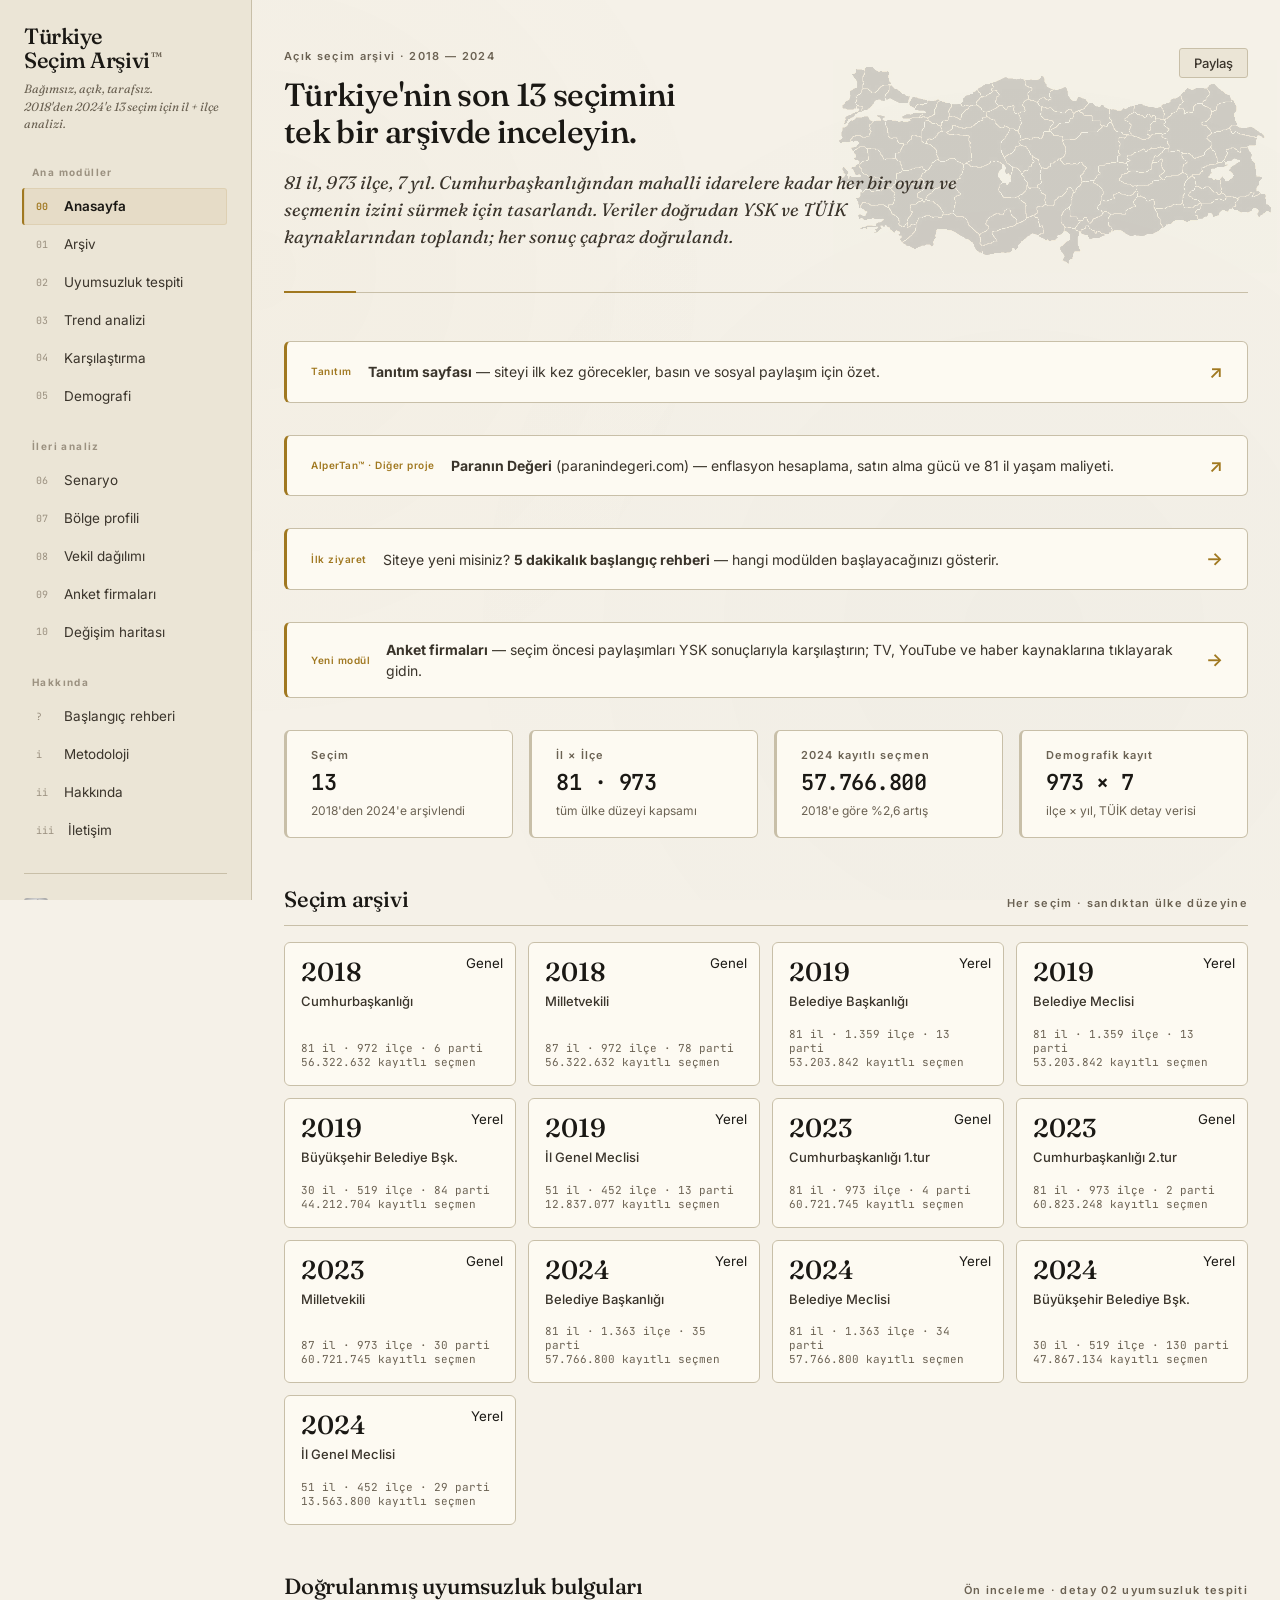
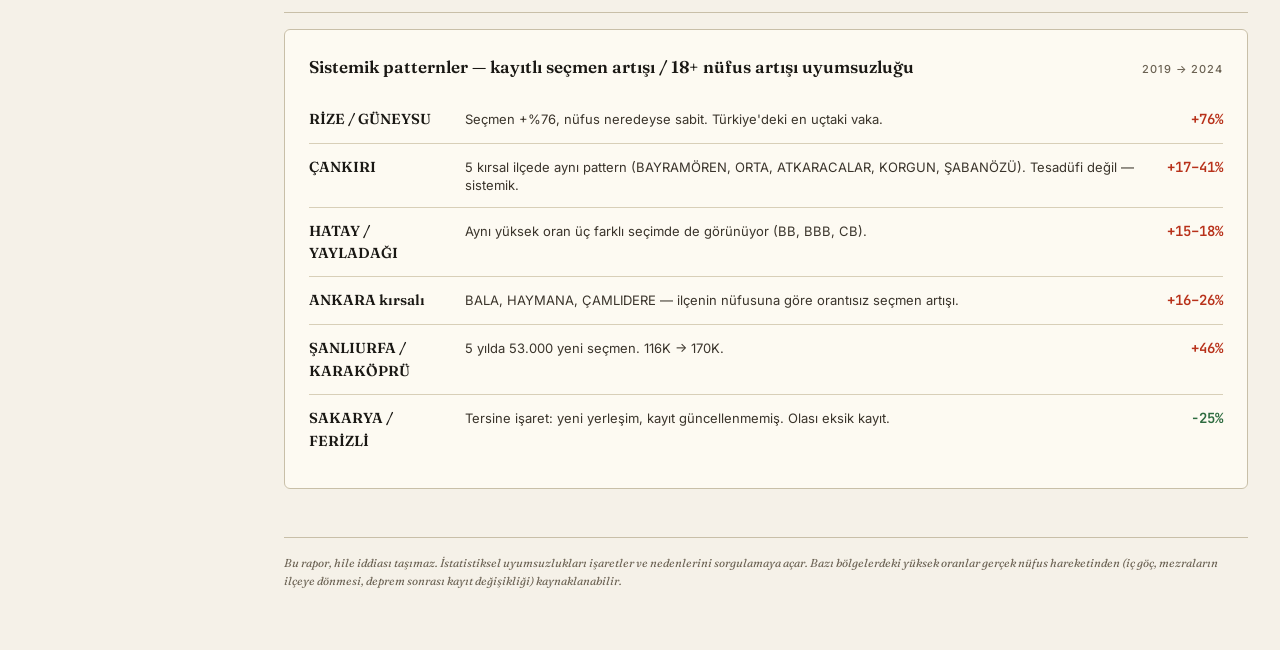
<file: index.html>
<!DOCTYPE html>
<html lang="tr">
<head>
<meta charset="UTF-8">
<meta name="viewport" content="width=device-width, initial-scale=1.0">
<title>Türkiye Seçim Arşivi · AlperTan™</title>
<meta name="description" content="2018-2024 arası Türkiye'nin 13 seçimini il ve ilçe bazında inceleyin. Bağımsız, açık, tarafsız.">

<!-- Sosyal önizleme -->
<meta property="og:title" content="Türkiye Seçim Arşivi · AlperTan™">
<meta property="og:description" content="2018-2024 arası 13 seçim, 81 il, 973 ilçe. Bağımsız, açık, tarafsız seçim arşivi.">
<meta property="og:type" content="website">
<meta property="og:url" content="https://secimarsivi.com/">
<meta property="og:locale" content="tr_TR">
<meta property="og:image" content="https://secimarsivi.com/promo/twitter-kapak-1200x630.png">
<meta property="og:image:width" content="1200">
<meta property="og:image:height" content="630">
<meta property="og:image:alt" content="Türkiye Seçim Arşivi — 2018-2024, 13 seçim, il ve ilçe bazında veri">
<meta name="twitter:card" content="summary_large_image">
<meta name="twitter:title" content="Türkiye Seçim Arşivi · AlperTan™">
<meta name="twitter:description" content="2018-2024 arası 13 seçim, il ve ilçe bazında veri.">
<meta name="twitter:image" content="https://secimarsivi.com/promo/twitter-kapak-1200x630.png">

<!-- Analytics: kurulum için ANALYTICS.md -->
<!-- Cloudflare Web Analytics — dashboard'dan token al, aşağıyı aç:
<script defer src="https://static.cloudflareinsights.com/beacon.min.js" data-cf-beacon='{"token": "BURAYA-TOKEN"}'></script>
-->
<script defer src="https://cloud.umami.is/script.js" data-website-id="e13a5ef4-e0c5-44ce-ba72-e60a2a0d97fb"></script>

<link rel="icon" href="favicons/favicon.ico" sizes="any">
<link rel="icon" type="image/png" sizes="16x16" href="favicons/favicon-16x16.png">
<link rel="icon" type="image/png" sizes="32x32" href="favicons/favicon-32x32.png">
<link rel="icon" type="image/png" sizes="48x48" href="favicons/favicon-48x48.png">
<link rel="icon" type="image/png" sizes="192x192" href="favicons/favicon-192x192.png">
<link rel="apple-touch-icon" sizes="180x180" href="favicons/apple-touch-icon.png">
<link rel="manifest" href="site.webmanifest">
<meta name="theme-color" content="#f5f1e8">

<link rel="stylesheet" href="assets/style.css?v=16">
<link rel="stylesheet" href="assets/anket.css?v=8">
</head>
<body>

<div class="app" id="app-root">
  <div class="mobile-topbar" id="mobile-topbar">
    <button type="button" class="sidebar-toggle focus-ring" id="sidebar-toggle" aria-label="Menüyü aç/kapat" aria-expanded="false">
      <span class="sidebar-toggle-bar"></span>
      <span class="sidebar-toggle-bar"></span>
      <span class="sidebar-toggle-bar"></span>
    </button>
    <span class="mobile-topbar-title">Seçim Arşivi<span class="tm">™</span></span>
  </div>
  <div class="sidebar-overlay" id="sidebar-overlay" hidden></div>
  <aside class="sidebar" id="app-sidebar"></aside>
  <main class="main" id="app-main"></main>
</div>

<script src="assets/analytics.js?v=9"></script>
<script src="assets/app.js?v=18"></script>
<script src="assets/research-tools.js?v=4"></script>
<script src="modules/home.js?v=14"></script>
<script src="modules/arsiv.js?v=8"></script>
<script src="modules/uyumsuzluk.js?v=8"></script>
<script src="modules/trend.js?v=10"></script>
<script src="modules/karsilastirma.js?v=8"></script>
<script src="modules/demografi.js?v=12"></script>
<script src="modules/bolge.js?v=10"></script>
<script src="modules/senaryo.js?v=7"></script>
<script src="modules/vekil.js?v=7"></script>
<script src="modules/baslangic.js?v=3"></script>
<script src="modules/metodoloji.js?v=12"></script>
<script src="modules/hakkinda.js?v=8"></script>
<script src="modules/iletisim.js?v=4"></script>
<script src="modules/anket.js?v=8"></script>
<script src="modules/harita.js?v=3"></script>
</body>
</html>
</file>
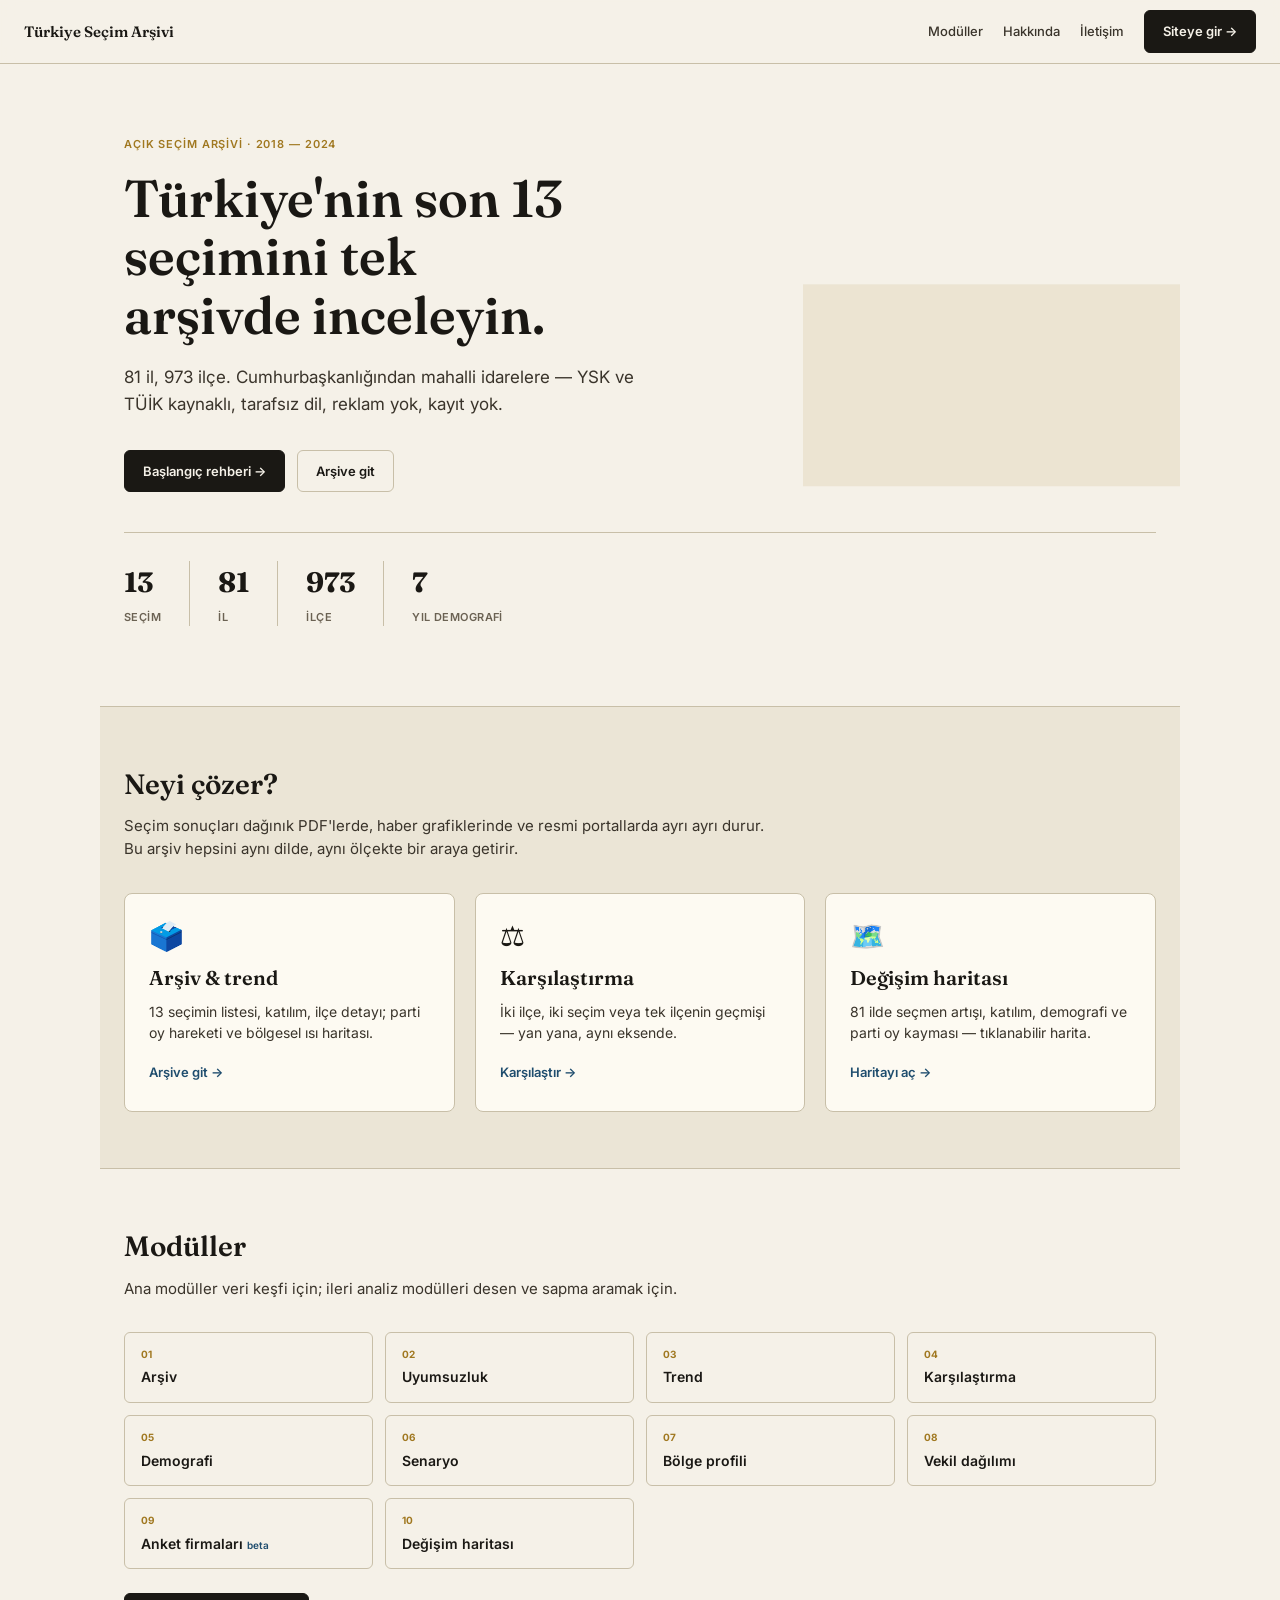
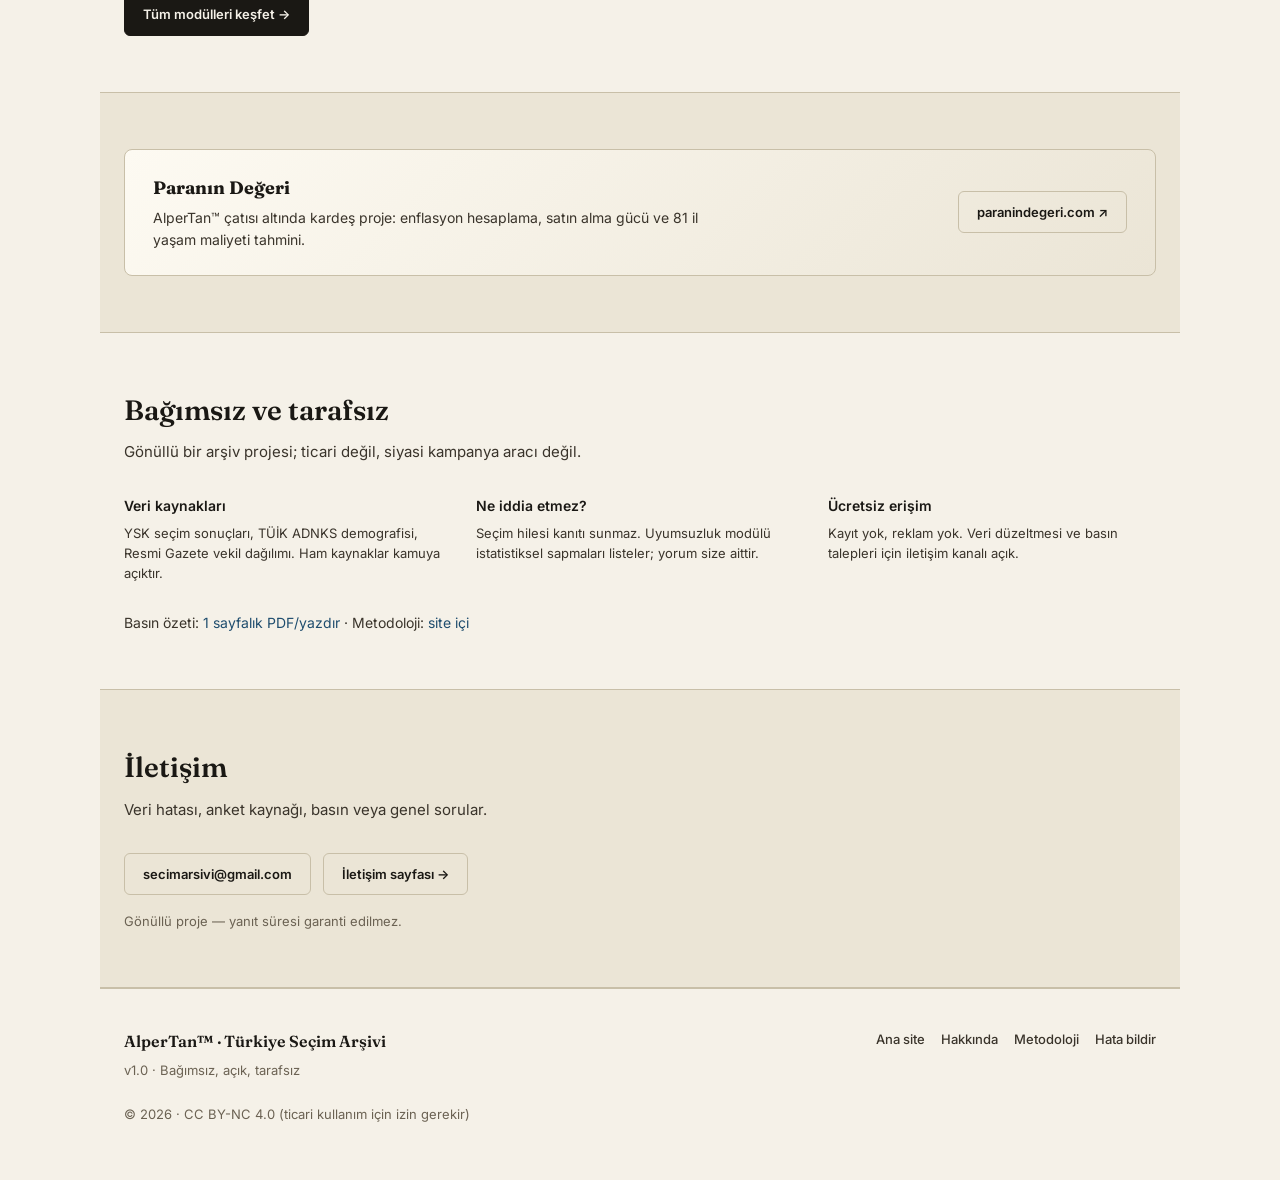
<file: promo/index.html>
<!DOCTYPE html>
<html lang="tr">
<head>
<meta charset="UTF-8">
<meta name="viewport" content="width=device-width, initial-scale=1.0">
<title>Türkiye Seçim Arşivi — 2018–2024 seçim verisi, il ve ilçe bazında</title>
<meta name="description" content="Bağımsız, ücretsiz, reklamsız seçim arşivi. 13 seçim, 81 il, 973 ilçe. YSK ve TÜİK kaynaklı trend, karşılaştırma, demografi ve değişim haritası.">
<meta property="og:title" content="Türkiye Seçim Arşivi">
<meta property="og:description" content="2018–2024 arası 13 seçimin il ve ilçe bazında sonuçları — tarafsız, açık, ücretsiz.">
<meta property="og:url" content="https://secimarsivi.com/promo/">
<meta property="og:image" content="https://secimarsivi.com/promo/twitter-kapak-1200x630.png">
<meta property="og:type" content="website">
<link rel="icon" href="../favicons/favicon-32x32.png" sizes="32x32">
<link href="https://fonts.googleapis.com/css2?family=Fraunces:opsz,wght@9..144,500;9..144,600;9..144,700&family=Inter:wght@400;500;600;700&display=swap" rel="stylesheet">
<style>
  *, *::before, *::after { box-sizing: border-box; margin: 0; padding: 0; }
  :root {
    --paper: #f5f1e8;
    --paper-2: #ebe5d6;
    --paper-3: #ddd5c0;
    --ink: #1a1814;
    --ink-2: #3a342b;
    --ink-3: #6b6253;
    --line: #c8bfa8;
    --gold: #a07820;
    --blue: #1f4d6e;
    --green: #2d6b3f;
    --font-display: 'Fraunces', Georgia, serif;
    --font-body: 'Inter', system-ui, sans-serif;
    --max: 1080px;
    --nav-h: 64px;
  }
  html { scroll-behavior: smooth; }
  body {
    font-family: var(--font-body);
    font-size: 15px;
    line-height: 1.55;
    color: var(--ink);
    background: var(--paper);
    -webkit-font-smoothing: antialiased;
  }
  a { color: var(--blue); text-decoration: none; }
  a:hover { text-decoration: underline; }

  /* ─── Nav ─── */
  .nav {
    position: sticky;
    top: 0;
    z-index: 100;
    height: var(--nav-h);
    display: flex;
    align-items: center;
    justify-content: space-between;
    padding: 0 24px;
    background: rgba(245, 241, 232, 0.92);
    backdrop-filter: blur(8px);
    border-bottom: 1px solid var(--line);
  }
  .nav-brand {
    font-family: var(--font-display);
    font-weight: 600;
    font-size: 15px;
    color: var(--ink);
    text-decoration: none;
  }
  .nav-brand:hover { text-decoration: none; }
  .nav-links {
    display: flex;
    align-items: center;
    gap: 20px;
    font-size: 13px;
    font-weight: 500;
    color: var(--ink-2);
  }
  .nav-links a { color: inherit; text-decoration: none; }
  .nav-links a:hover { color: var(--ink); }
  .btn {
    display: inline-flex;
    align-items: center;
    justify-content: center;
    gap: 6px;
    padding: 10px 18px;
    font-family: inherit;
    font-size: 13px;
    font-weight: 600;
    border-radius: 6px;
    border: 1px solid transparent;
    cursor: pointer;
    text-decoration: none !important;
    transition: background 0.15s, border-color 0.15s;
  }
  .btn-primary {
    background: var(--ink);
    color: var(--paper) !important;
    border-color: var(--ink);
  }
  .btn-primary:hover { background: var(--ink-2); }
  .btn-outline {
    background: transparent;
    color: var(--ink) !important;
    border-color: var(--line);
  }
  .btn-outline:hover { background: var(--paper-2); }

  /* ─── Hero ─── */
  .hero {
    position: relative;
    overflow: hidden;
    padding: 72px 24px 80px;
    max-width: var(--max);
    margin: 0 auto;
  }
  .hero-harita {
    position: absolute;
    right: -4%;
    top: 50%;
    transform: translateY(-50%);
    width: min(48%, 420px);
    height: 85%;
    background-color: var(--gold);
    opacity: 0.1;
    mask-image: url('turkiye-siluet.png');
    mask-size: contain;
    mask-repeat: no-repeat;
    mask-position: center;
    -webkit-mask-image: url('turkiye-siluet.png');
    -webkit-mask-size: contain;
    -webkit-mask-repeat: no-repeat;
    -webkit-mask-position: center;
    pointer-events: none;
  }
  .hero > *:not(.hero-harita) { position: relative; z-index: 1; }
  .eyebrow {
    font-size: 11px;
    font-weight: 600;
    letter-spacing: 0.08em;
    text-transform: uppercase;
    color: var(--gold);
    margin-bottom: 16px;
  }
  .hero h1 {
    font-family: var(--font-display);
    font-size: clamp(2rem, 5vw, 3.25rem);
    line-height: 1.12;
    font-weight: 600;
    max-width: 14ch;
    margin-bottom: 20px;
  }
  .hero-lede {
    font-size: 17px;
    line-height: 1.6;
    color: var(--ink-2);
    max-width: 520px;
    margin-bottom: 32px;
  }
  .hero-cta { display: flex; flex-wrap: wrap; gap: 12px; margin-bottom: 40px; }
  .hero-stats {
    display: flex;
    flex-wrap: wrap;
    gap: 0;
    border-top: 1px solid var(--line);
    padding-top: 28px;
  }
  .stat {
    padding: 0 28px;
    border-left: 1px solid var(--line);
  }
  .stat:first-child { padding-left: 0; border-left: none; }
  .stat-val {
    font-family: var(--font-display);
    font-size: 28px;
    font-weight: 700;
    font-variant-numeric: tabular-nums;
  }
  .stat-lbl {
    font-size: 11px;
    font-weight: 600;
    letter-spacing: 0.04em;
    text-transform: uppercase;
    color: var(--ink-3);
    margin-top: 4px;
  }

  /* ─── Sections ─── */
  .section {
    max-width: var(--max);
    margin: 0 auto;
    padding: 56px 24px;
  }
  .section-alt { background: var(--paper-2); border-top: 1px solid var(--line); border-bottom: 1px solid var(--line); }
  .section-head { margin-bottom: 32px; }
  .section-head h2 {
    font-family: var(--font-display);
    font-size: 28px;
    font-weight: 600;
    margin-bottom: 8px;
  }
  .section-head p { color: var(--ink-2); max-width: 640px; }

  /* ─── Feature cards (paranindegeri tarzı) ─── */
  .kart-grid {
    display: grid;
    grid-template-columns: repeat(auto-fit, minmax(280px, 1fr));
    gap: 20px;
  }
  .kart {
    background: var(--paper);
    border: 1px solid var(--line);
    border-radius: 8px;
    padding: 28px 24px;
    transition: box-shadow 0.15s, border-color 0.15s;
  }
  .section-alt .kart { background: #fdfaf2; }
  .kart:hover {
    border-color: rgba(160, 120, 32, 0.4);
    box-shadow: 0 4px 20px rgba(26, 24, 20, 0.06);
  }
  .kart-ikon { font-size: 28px; margin-bottom: 12px; line-height: 1; }
  .kart h3 {
    font-family: var(--font-display);
    font-size: 20px;
    font-weight: 600;
    margin-bottom: 8px;
  }
  .kart p { font-size: 14px; color: var(--ink-2); line-height: 1.55; margin-bottom: 16px; }
  .kart-link {
    font-size: 13px;
    font-weight: 600;
    color: var(--blue);
  }

  /* ─── Modül listesi ─── */
  .modul-grid {
    display: grid;
    grid-template-columns: repeat(auto-fill, minmax(200px, 1fr));
    gap: 12px;
  }
  .modul {
    padding: 14px 16px;
    border: 1px solid var(--line);
    border-radius: 6px;
    background: var(--paper);
  }
  .modul-num { font-size: 10px; font-weight: 700; color: var(--gold); margin-bottom: 4px; }
  .modul-ad { font-weight: 600; font-size: 14px; }
  .modul-beta { font-size: 10px; color: var(--blue); font-weight: 600; }

  /* ─── Kardeş proje ─── */
  .kardes {
    display: flex;
    flex-wrap: wrap;
    align-items: center;
    justify-content: space-between;
    gap: 20px;
    padding: 24px 28px;
    border: 1px solid var(--line);
    border-radius: 8px;
    background: linear-gradient(135deg, #fdfaf2 0%, var(--paper-2) 100%);
  }
  .kardes-metin { max-width: 560px; }
  .kardes-metin strong { font-family: var(--font-display); font-size: 18px; display: block; margin-bottom: 6px; }
  .kardes-metin p { font-size: 14px; color: var(--ink-2); }

  /* ─── Güven ─── */
  .guven-list {
    display: grid;
    grid-template-columns: repeat(auto-fit, minmax(240px, 1fr));
    gap: 24px;
  }
  .guven-item h4 {
    font-size: 14px;
    font-weight: 600;
    margin-bottom: 6px;
  }
  .guven-item p { font-size: 13px; color: var(--ink-2); line-height: 1.55; }

  /* ─── Footer ─── */
  .footer {
    max-width: var(--max);
    margin: 0 auto;
    padding: 40px 24px 56px;
    border-top: 1px solid var(--line);
    font-size: 13px;
    color: var(--ink-3);
  }
  .footer-grid {
    display: flex;
    flex-wrap: wrap;
    justify-content: space-between;
    gap: 24px;
    margin-bottom: 24px;
  }
  .footer-brand {
    font-family: var(--font-display);
    font-weight: 600;
    font-size: 16px;
    color: var(--ink);
    margin-bottom: 6px;
  }
  .footer-links { display: flex; flex-wrap: wrap; gap: 16px; }
  .footer-links a { color: var(--ink-2); text-decoration: none; font-weight: 500; }
  .footer-links a:hover { color: var(--ink); }

  @media (max-width: 720px) {
    .nav-links { display: none; }
    .hero-harita { opacity: 0.06; width: 70%; right: -20%; }
    .stat { padding: 12px 16px; border-left: none; border-top: 1px solid var(--line); width: 50%; }
    .hero-stats { gap: 0; }
    .stat:first-child { border-top: none; }
  }
</style>
</head>
<body>

<nav class="nav">
  <a class="nav-brand" href="../">Türkiye Seçim Arşivi</a>
  <div class="nav-links">
    <a href="#moduller">Modüller</a>
    <a href="#hakkimizda">Hakkında</a>
    <a href="#iletisim">İletişim</a>
    <a class="btn btn-primary" href="../#/home">Siteye gir →</a>
  </div>
</nav>

<header class="hero">
  <div class="hero-harita" aria-hidden="true"></div>
  <p class="eyebrow">Açık seçim arşivi · 2018 — 2024</p>
  <h1>Türkiye'nin son 13 seçimini tek arşivde inceleyin.</h1>
  <p class="hero-lede">
    81 il, 973 ilçe. Cumhurbaşkanlığından mahalli idarelere — YSK ve TÜİK kaynaklı,
    tarafsız dil, reklam yok, kayıt yok.
  </p>
  <div class="hero-cta">
    <a class="btn btn-primary" href="../#/baslangic">Başlangıç rehberi →</a>
    <a class="btn btn-outline" href="../#/arsiv">Arşive git</a>
  </div>
  <div class="hero-stats">
    <div class="stat"><div class="stat-val">13</div><div class="stat-lbl">seçim</div></div>
    <div class="stat"><div class="stat-val">81</div><div class="stat-lbl">il</div></div>
    <div class="stat"><div class="stat-val">973</div><div class="stat-lbl">ilçe</div></div>
    <div class="stat"><div class="stat-val">7</div><div class="stat-lbl">yıl demografi</div></div>
  </div>
</header>

<section class="section section-alt" id="neden">
  <div class="section-head">
    <h2>Neyi çözer?</h2>
    <p>Seçim sonuçları dağınık PDF'lerde, haber grafiklerinde ve resmi portallarda ayrı ayrı durur. Bu arşiv hepsini aynı dilde, aynı ölçekte bir araya getirir.</p>
  </div>
  <div class="kart-grid">
    <article class="kart">
      <div class="kart-ikon">🗳️</div>
      <h3>Arşiv &amp; trend</h3>
      <p>13 seçimin listesi, katılım, ilçe detayı; parti oy hareketi ve bölgesel ısı haritası.</p>
      <a class="kart-link" href="../#/arsiv">Arşive git →</a>
    </article>
    <article class="kart">
      <div class="kart-ikon">⚖️</div>
      <h3>Karşılaştırma</h3>
      <p>İki ilçe, iki seçim veya tek ilçenin geçmişi — yan yana, aynı eksende.</p>
      <a class="kart-link" href="../#/karsilastirma">Karşılaştır →</a>
    </article>
    <article class="kart">
      <div class="kart-ikon">🗺️</div>
      <h3>Değişim haritası</h3>
      <p>81 ilde seçmen artışı, katılım, demografi ve parti oy kayması — tıklanabilir harita.</p>
      <a class="kart-link" href="../#/harita">Haritayı aç →</a>
    </article>
  </div>
</section>

<section class="section" id="moduller">
  <div class="section-head">
    <h2>Modüller</h2>
    <p>Ana modüller veri keşfi için; ileri analiz modülleri desen ve sapma aramak için.</p>
  </div>
  <div class="modul-grid">
    <div class="modul"><div class="modul-num">01</div><div class="modul-ad">Arşiv</div></div>
    <div class="modul"><div class="modul-num">02</div><div class="modul-ad">Uyumsuzluk</div></div>
    <div class="modul"><div class="modul-num">03</div><div class="modul-ad">Trend</div></div>
    <div class="modul"><div class="modul-num">04</div><div class="modul-ad">Karşılaştırma</div></div>
    <div class="modul"><div class="modul-num">05</div><div class="modul-ad">Demografi</div></div>
    <div class="modul"><div class="modul-num">06</div><div class="modul-ad">Senaryo</div></div>
    <div class="modul"><div class="modul-num">07</div><div class="modul-ad">Bölge profili</div></div>
    <div class="modul"><div class="modul-num">08</div><div class="modul-ad">Vekil dağılımı</div></div>
    <div class="modul"><div class="modul-num">09</div><div class="modul-ad">Anket firmaları <span class="modul-beta">beta</span></div></div>
    <div class="modul"><div class="modul-num">10</div><div class="modul-ad">Değişim haritası</div></div>
  </div>
  <p style="margin-top:24px;">
    <a class="btn btn-primary" href="../#/home">Tüm modülleri keşfet →</a>
  </p>
</section>

<section class="section section-alt">
  <div class="kardes">
    <div class="kardes-metin">
      <strong>Paranın Değeri</strong>
      <p>AlperTan™ çatısı altında kardeş proje: enflasyon hesaplama, satın alma gücü ve 81 il yaşam maliyeti tahmini.</p>
    </div>
    <a class="btn btn-outline" href="https://paranindegeri.com/" target="_blank" rel="noopener noreferrer">paranindegeri.com ↗</a>
  </div>
</section>

<section class="section" id="hakkimizda">
  <div class="section-head">
    <h2>Bağımsız ve tarafsız</h2>
    <p>Gönüllü bir arşiv projesi; ticari değil, siyasi kampanya aracı değil.</p>
  </div>
  <div class="guven-list">
    <div class="guven-item">
      <h4>Veri kaynakları</h4>
      <p>YSK seçim sonuçları, TÜİK ADNKS demografisi, Resmi Gazete vekil dağılımı. Ham kaynaklar kamuya açıktır.</p>
    </div>
    <div class="guven-item">
      <h4>Ne iddia etmez?</h4>
      <p>Seçim hilesi kanıtı sunmaz. Uyumsuzluk modülü istatistiksel sapmaları listeler; yorum size aittir.</p>
    </div>
    <div class="guven-item">
      <h4>Ücretsiz erişim</h4>
      <p>Kayıt yok, reklam yok. Veri düzeltmesi ve basın talepleri için iletişim kanalı açık.</p>
    </div>
  </div>
  <p style="margin-top:28px; font-size:14px; color:var(--ink-2);">
    Basın özeti: <a href="basin-ozeti.html">1 sayfalık PDF/yazdır</a>
    · Metodoloji: <a href="../#/metodoloji">site içi</a>
  </p>
</section>

<section class="section section-alt" id="iletisim">
  <div class="section-head">
    <h2>İletişim</h2>
    <p>Veri hatası, anket kaynağı, basın veya genel sorular.</p>
  </div>
  <p style="margin-bottom:16px;">
    <a class="btn btn-outline" href="mailto:secimarsivi@gmail.com">secimarsivi@gmail.com</a>
    &nbsp;
    <a class="btn btn-outline" href="../#/iletisim">İletişim sayfası →</a>
  </p>
  <p style="font-size:13px; color:var(--ink-3);">Gönüllü proje — yanıt süresi garanti edilmez.</p>
</section>

<footer class="footer">
  <div class="footer-grid">
    <div>
      <div class="footer-brand">AlperTan™ · Türkiye Seçim Arşivi</div>
      <div>v1.0 · Bağımsız, açık, tarafsız</div>
    </div>
    <div class="footer-links">
      <a href="../#/home">Ana site</a>
      <a href="../#/hakkinda">Hakkında</a>
      <a href="../#/metodoloji">Metodoloji</a>
      <a href="https://github.com/Falpertan/secim-arsiv/issues" target="_blank" rel="noopener">Hata bildir</a>
    </div>
  </div>
  <div>© 2026 · CC BY-NC 4.0 (ticari kullanım için izin gerekir)</div>
</footer>

</body>
</html>
</file>
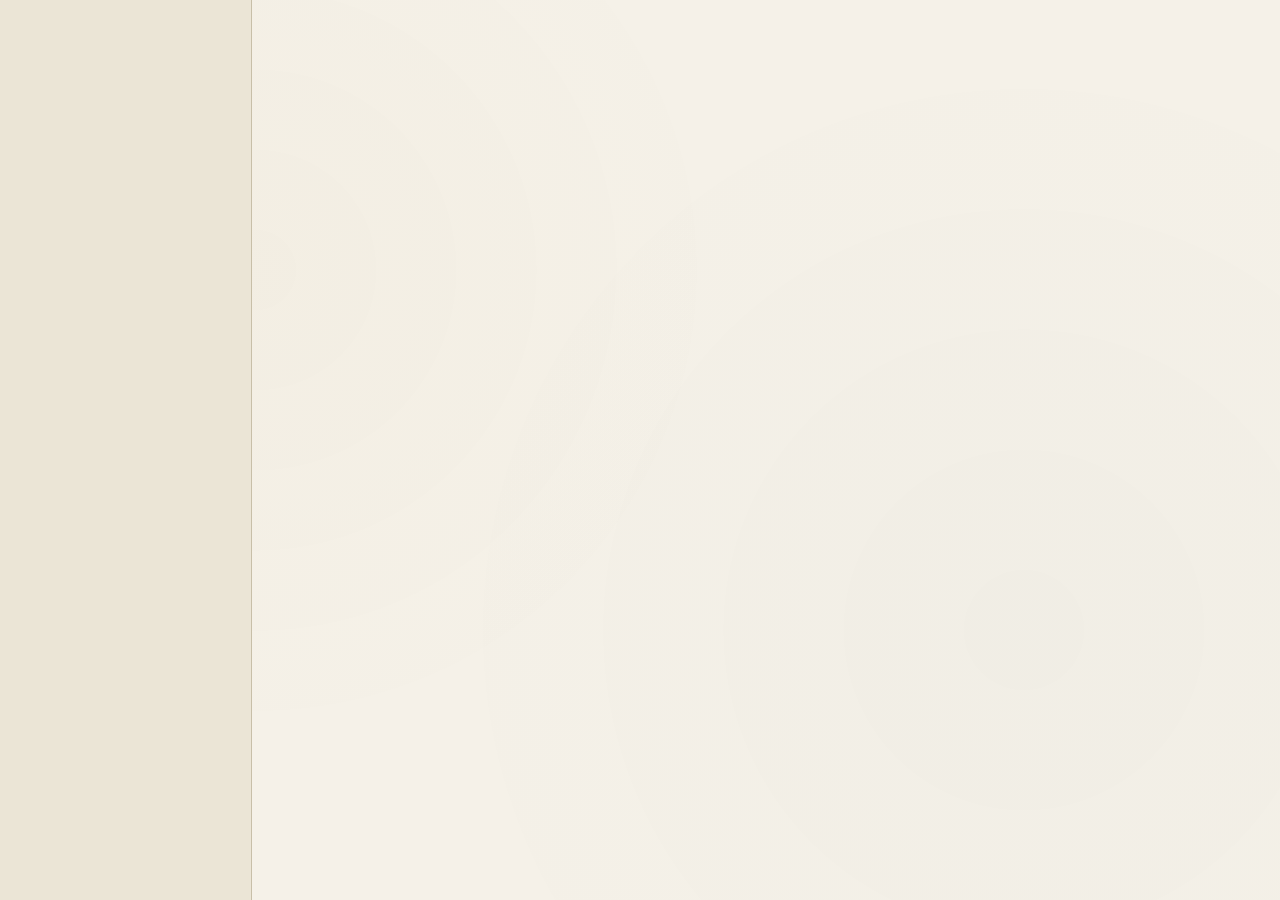
<file: index_head.html>
<!DOCTYPE html>
<html lang="tr">
<head>
<meta charset="UTF-8">
<meta name="viewport" content="width=device-width, initial-scale=1.0">
<title>Türkiye Seçim Arşivi · AlperTan™</title>
<meta name="description" content="2018-2024 arası Türkiye'nin 13 seçimini il ve ilçe bazında inceleyin. Bağımsız, açık, tarafsız.">

<!-- Favicon -->
<link rel="icon" href="/favicons/favicon.ico" sizes="any">
<link rel="icon" type="image/png" sizes="16x16" href="/favicons/favicon-16x16.png">
<link rel="icon" type="image/png" sizes="32x32" href="/favicons/favicon-32x32.png">
<link rel="icon" type="image/png" sizes="48x48" href="/favicons/favicon-48x48.png">
<link rel="icon" type="image/png" sizes="192x192" href="/favicons/favicon-192x192.png">
<link rel="apple-touch-icon" sizes="180x180" href="/favicons/apple-touch-icon.png">
<link rel="manifest" href="/site.webmanifest">
<meta name="theme-color" content="#0a0a0e">

<link rel="stylesheet" href="assets/style.css">
</head>
<body>

<div class="app">
  <aside class="sidebar" id="app-sidebar"></aside>
  <main class="main" id="app-main"></main>
</div>
</file>
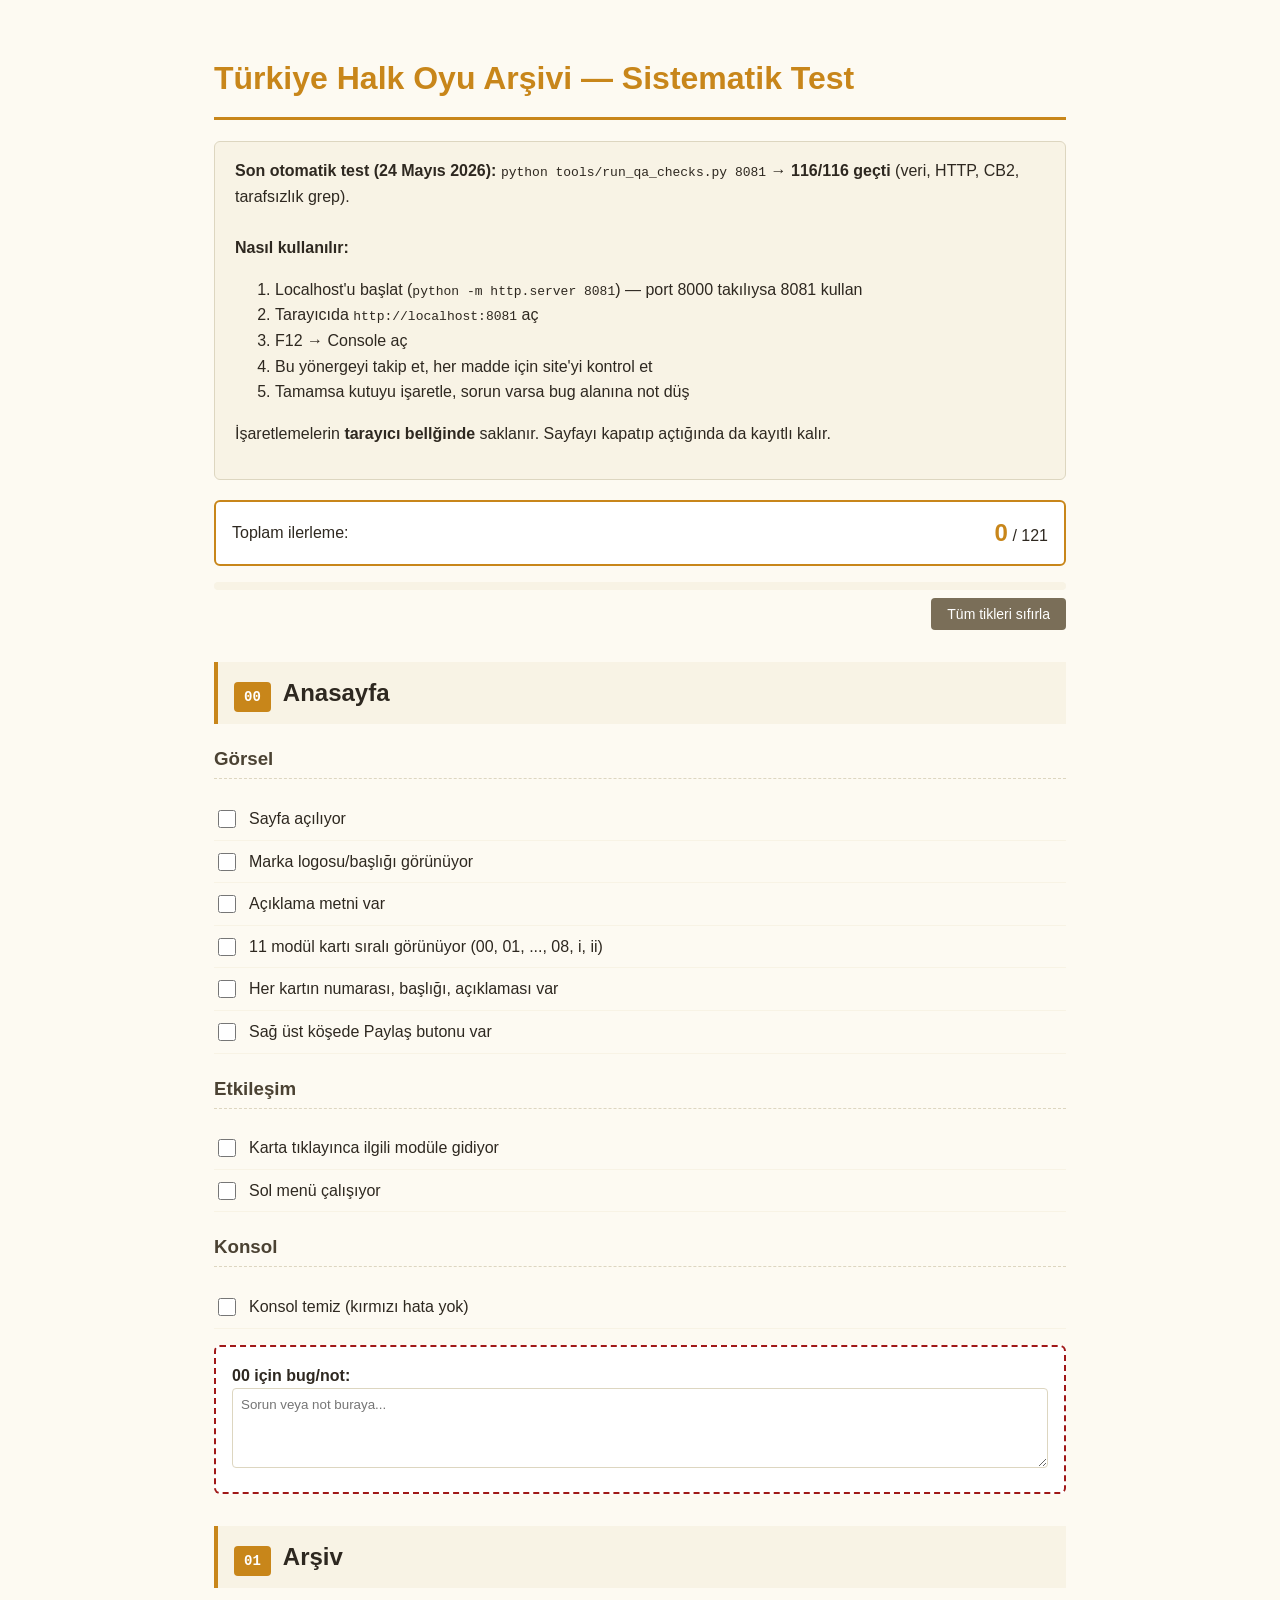
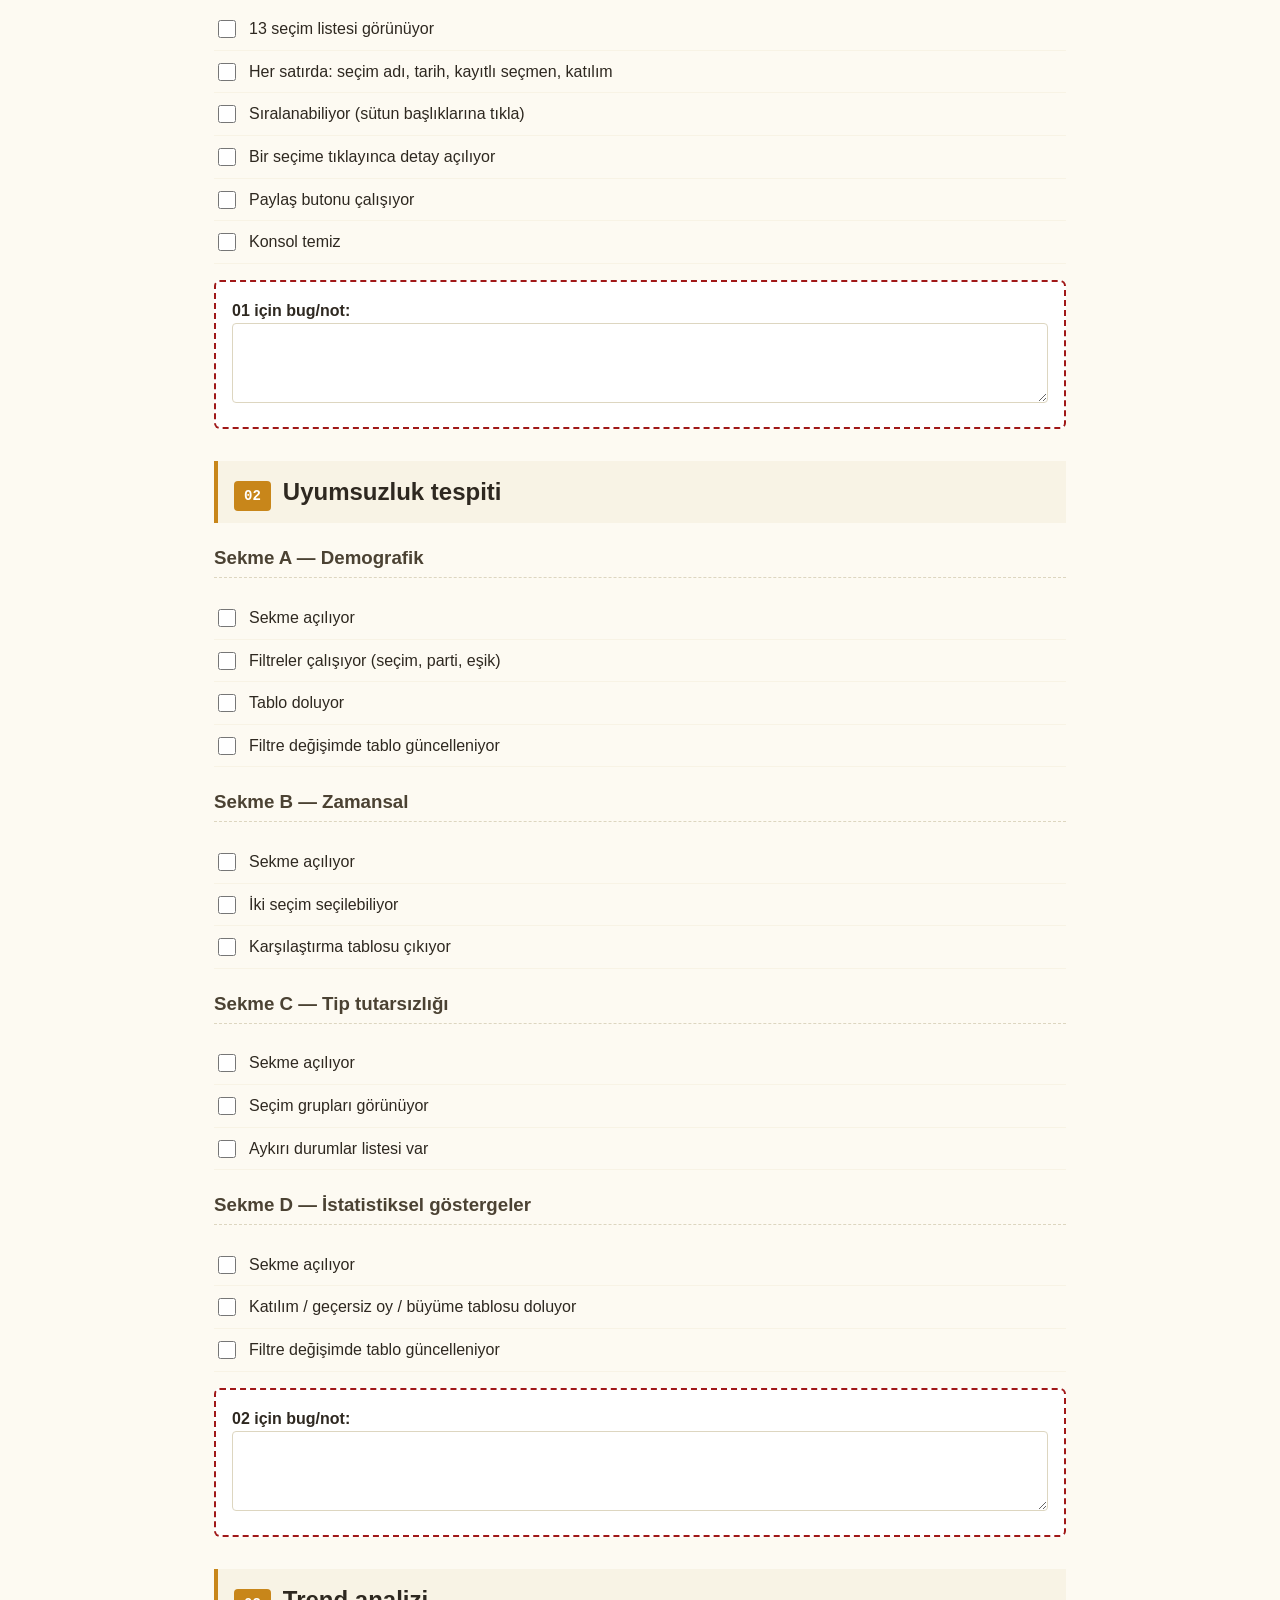
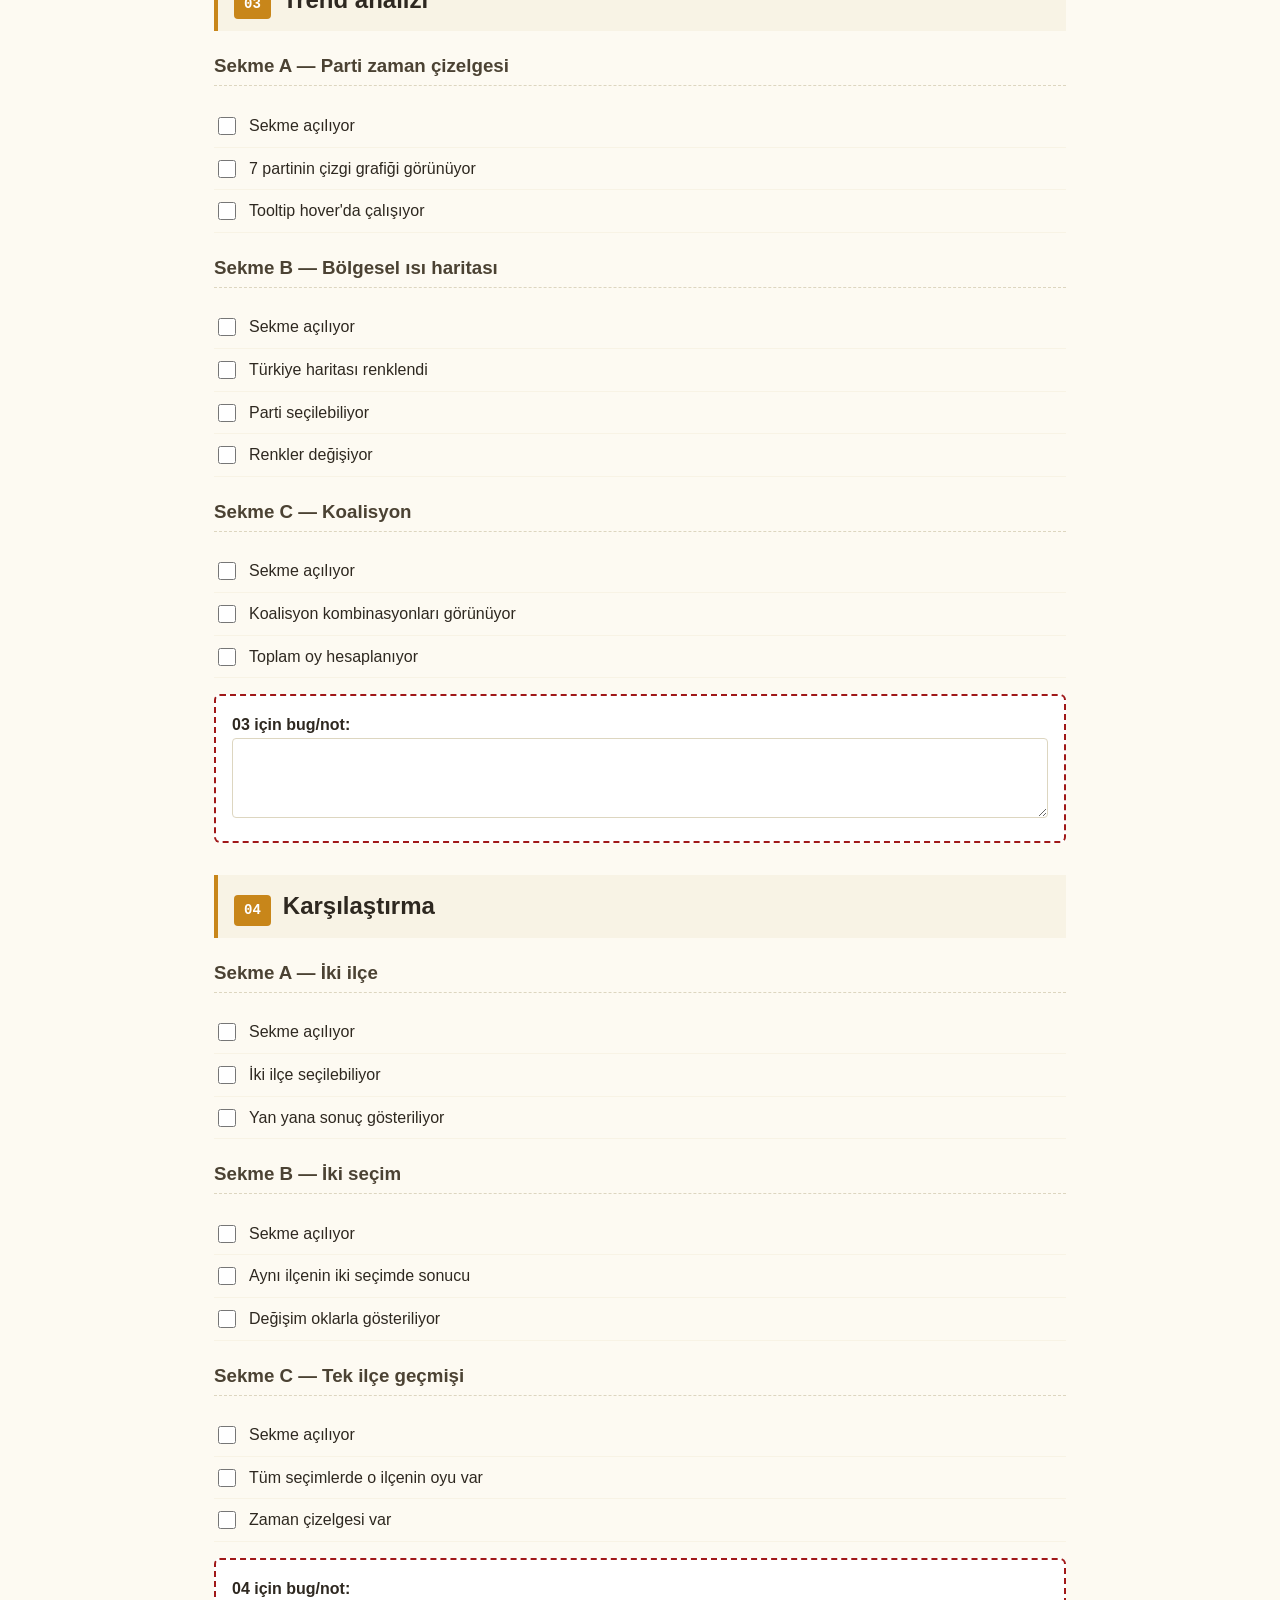
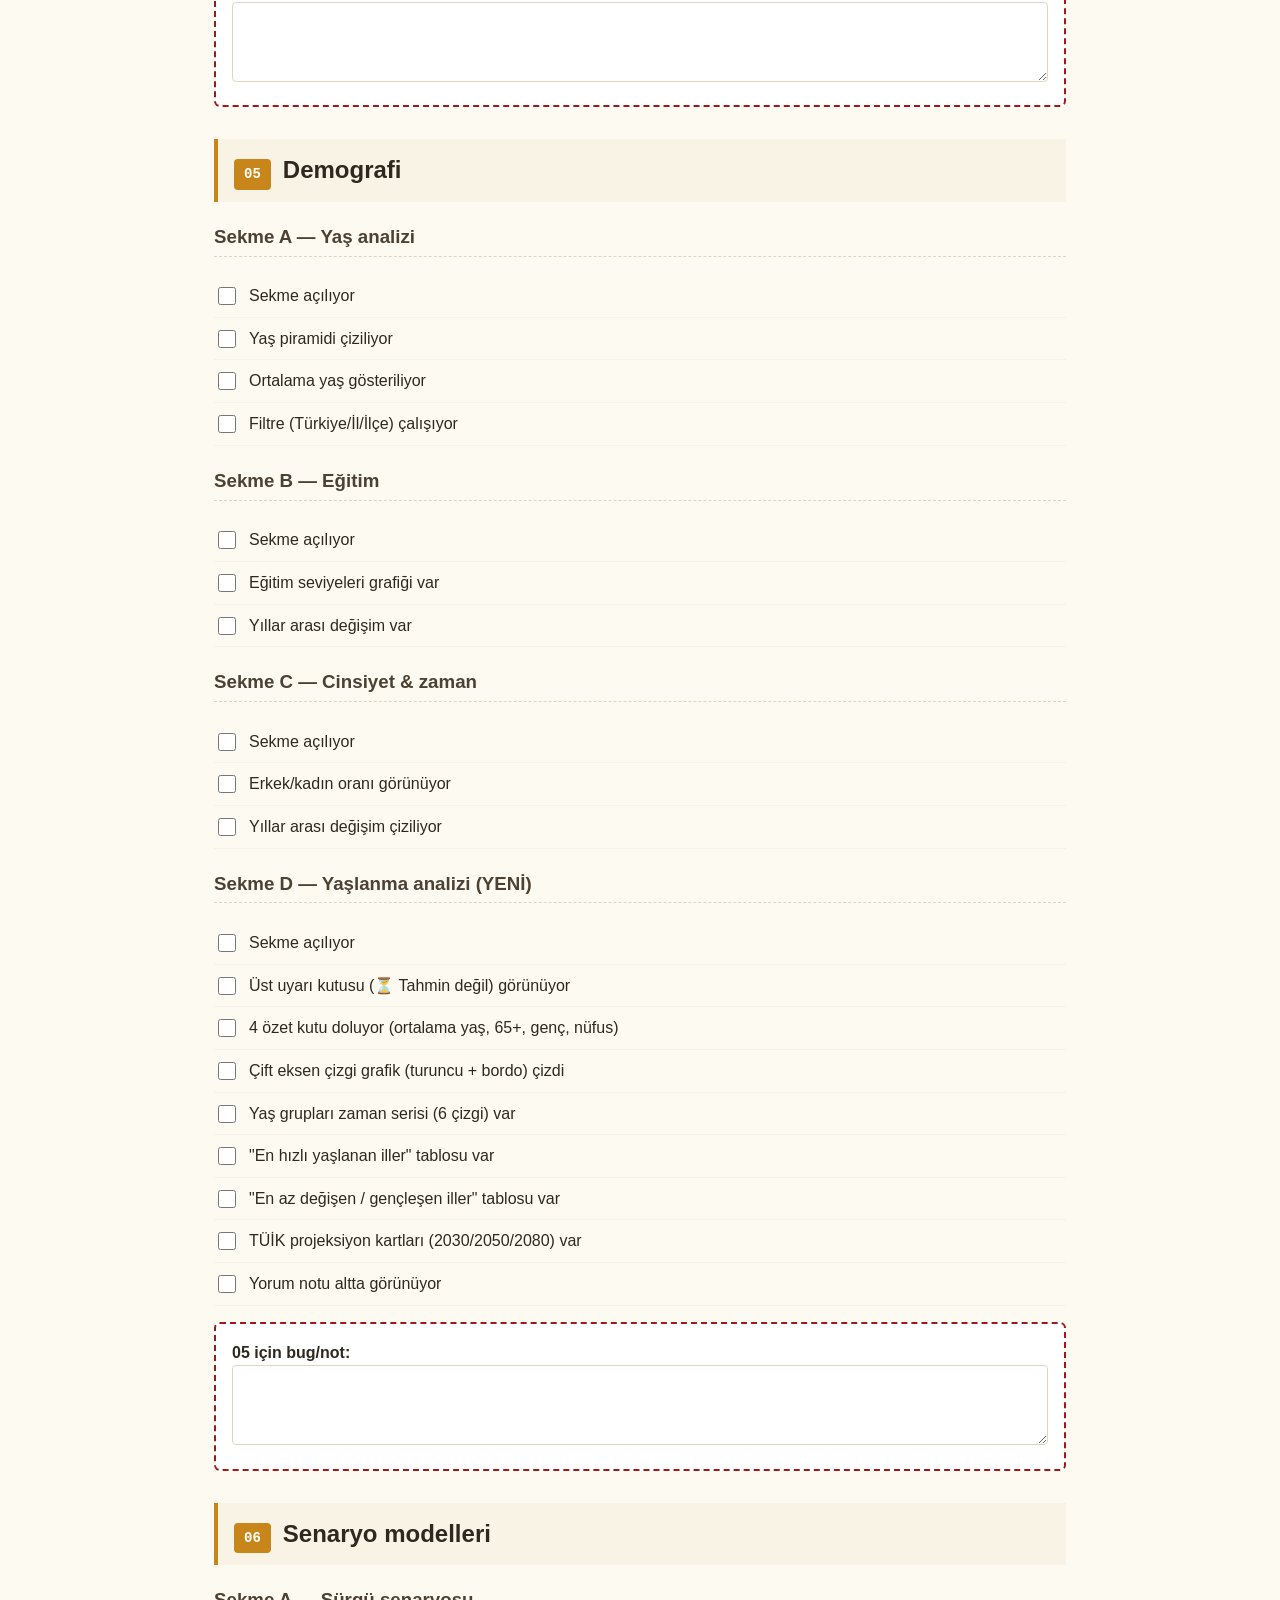
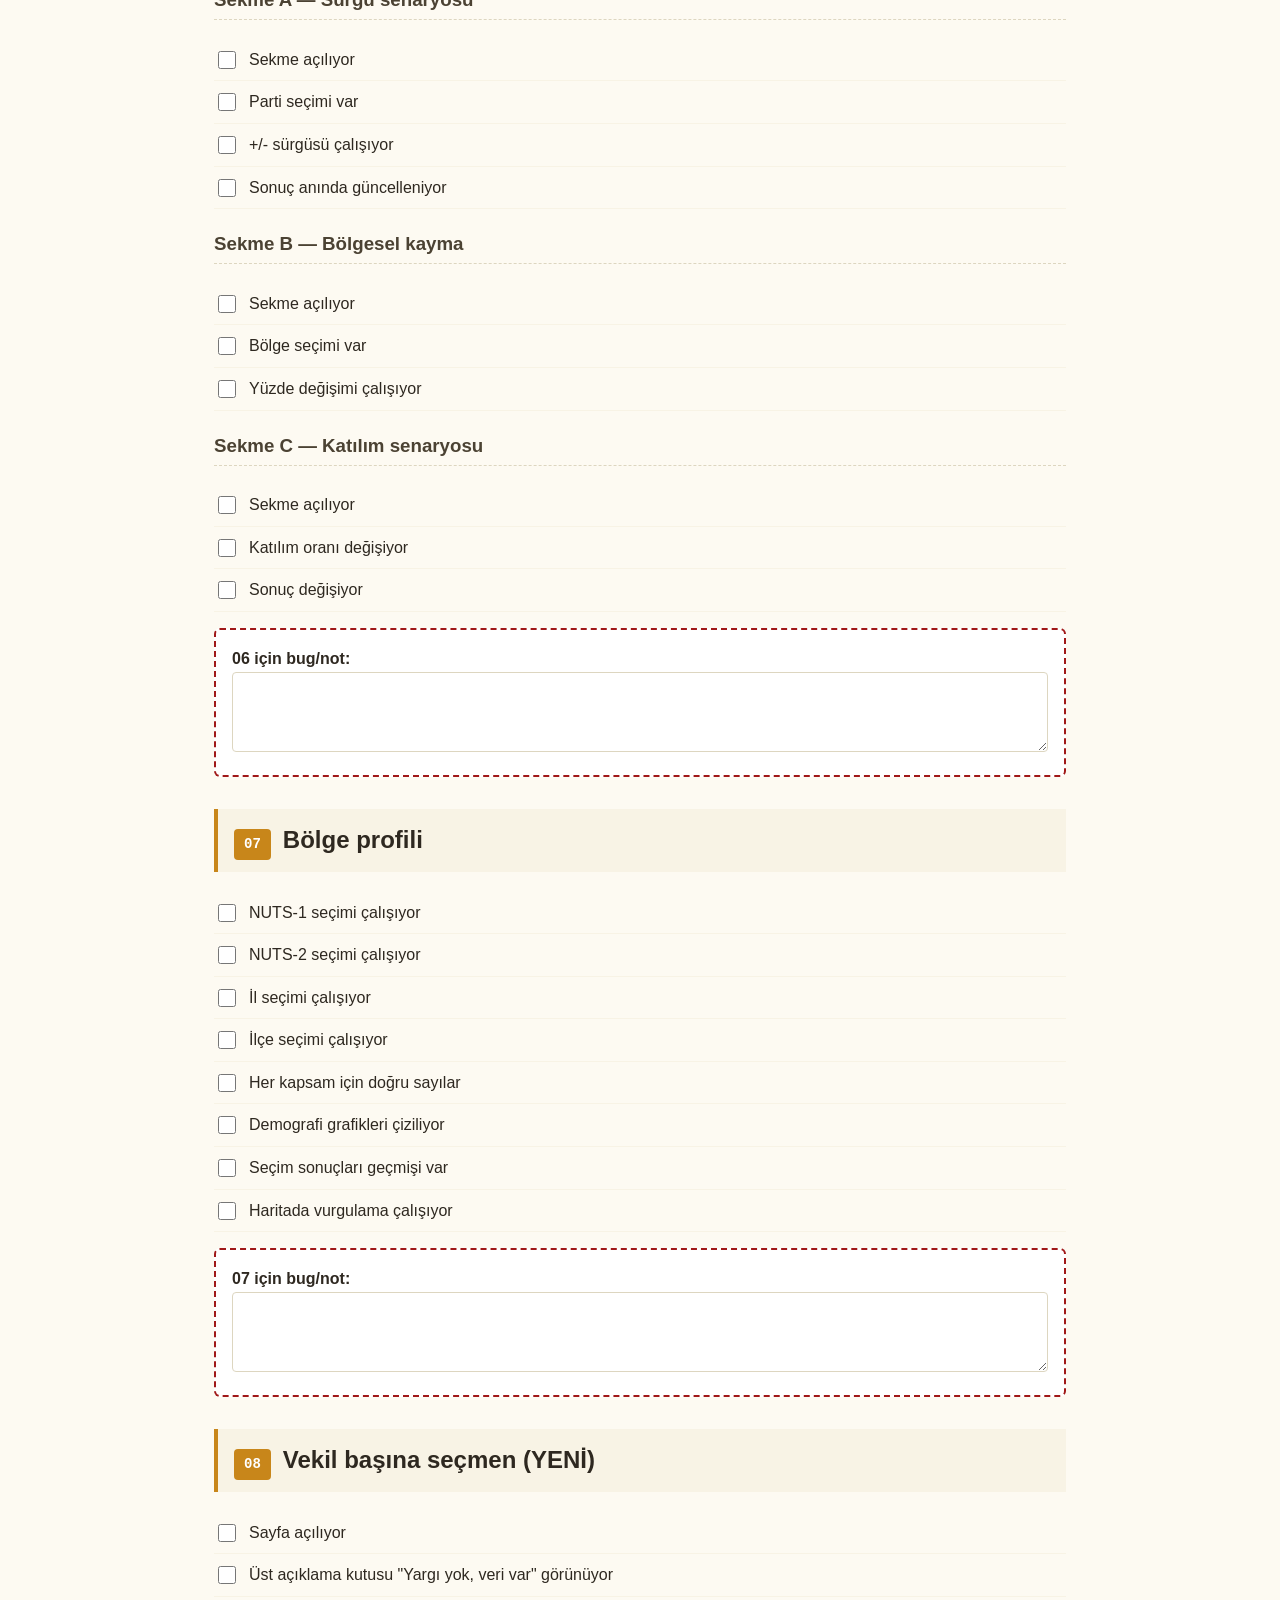
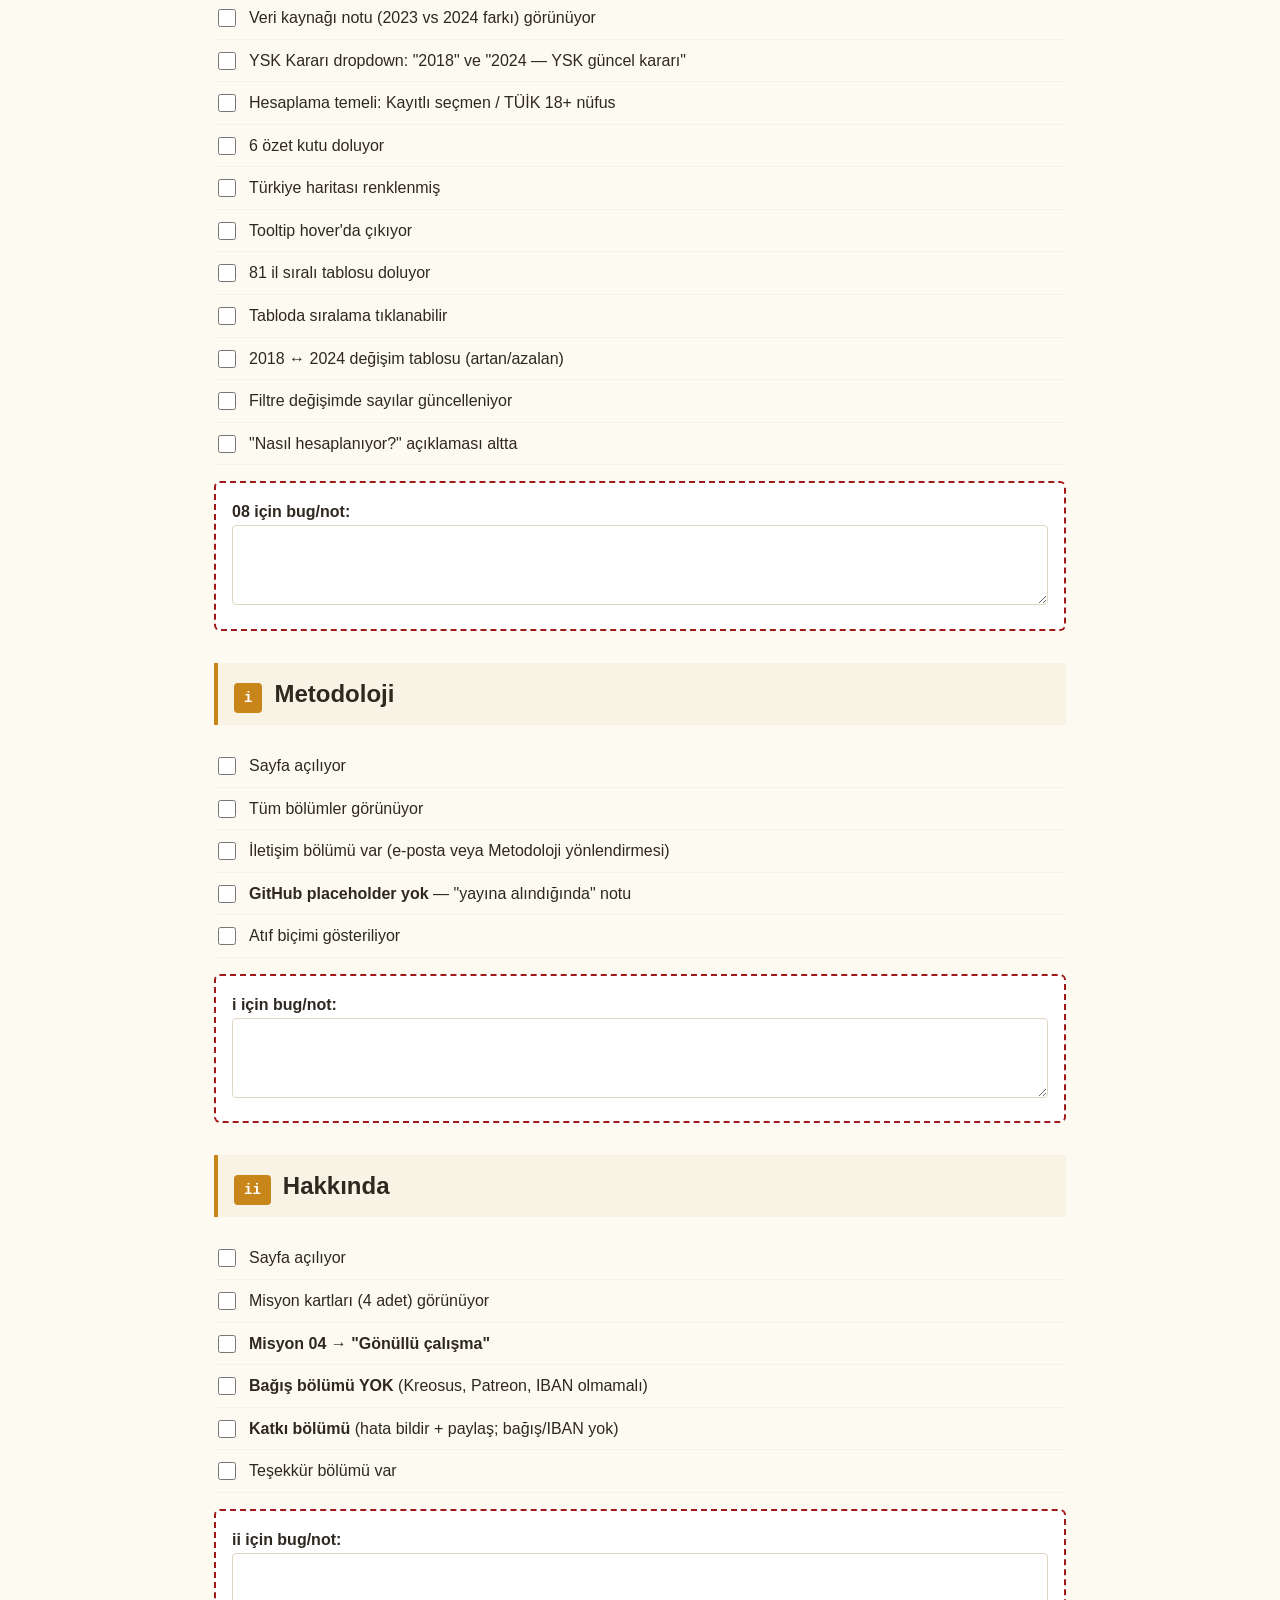
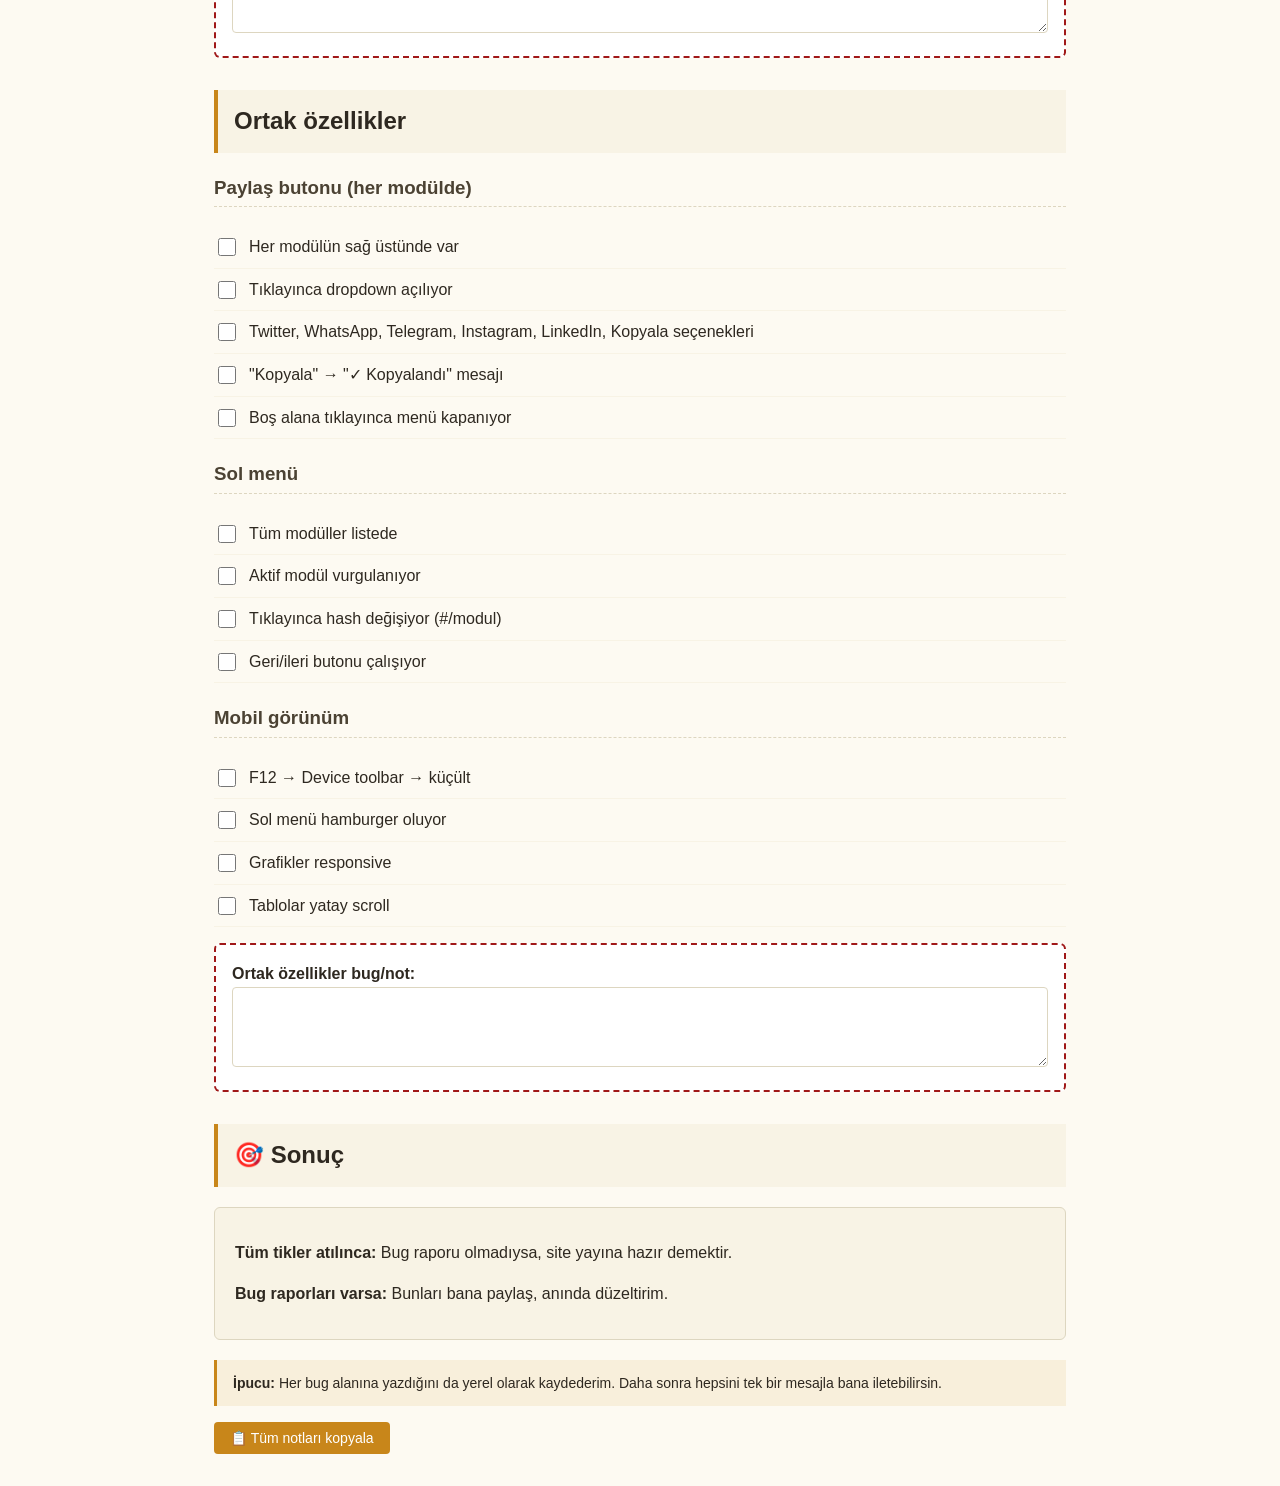
<file: TEST_YONERGESI.html>
<!DOCTYPE html>
<html lang="tr">
<head>
<meta charset="UTF-8">
<title>Türkiye Halk Oyu Arşivi — Test Yönergesi</title>
<style>
  :root {
    --paper: #fdfaf2;
    --paper-2: #f8f3e5;
    --ink: #2e2820;
    --ink-2: #4b4233;
    --ink-3: #7a6e58;
    --line: #ddd6c0;
    --brand-gold: #c8861a;
    --signal-green: #4a7c3a;
    --signal-red: #a01818;
  }
  * { box-sizing: border-box; }
  body {
    font-family: -apple-system, BlinkMacSystemFont, 'Segoe UI', sans-serif;
    line-height: 1.6;
    color: var(--ink);
    background: var(--paper);
    max-width: 900px;
    margin: 0 auto;
    padding: 32px 24px;
  }
  h1 {
    color: var(--brand-gold);
    border-bottom: 3px solid var(--brand-gold);
    padding-bottom: 12px;
  }
  h2 {
    background: var(--paper-2);
    padding: 12px 16px;
    border-left: 4px solid var(--brand-gold);
    margin-top: 32px;
  }
  h3 {
    color: var(--ink-2);
    margin-top: 20px;
    border-bottom: 1px dashed var(--line);
    padding-bottom: 4px;
  }
  .ozet {
    background: var(--paper-2);
    border: 1px solid var(--line);
    border-radius: 6px;
    padding: 16px 20px;
    margin: 20px 0;
  }
  ul.test-listesi {
    list-style: none;
    padding-left: 0;
  }
  ul.test-listesi li {
    padding: 8px 0;
    border-bottom: 1px solid var(--paper-2);
    display: flex;
    align-items: flex-start;
    gap: 10px;
  }
  ul.test-listesi li:hover {
    background: var(--paper-2);
  }
  ul.test-listesi input[type="checkbox"] {
    margin-top: 4px;
    width: 18px;
    height: 18px;
    cursor: pointer;
    accent-color: var(--brand-gold);
    flex-shrink: 0;
  }
  ul.test-listesi label {
    cursor: pointer;
    flex: 1;
  }
  ul.test-listesi input:checked + label {
    text-decoration: line-through;
    color: var(--ink-3);
  }
  .durum {
    background: white;
    border: 2px solid var(--brand-gold);
    border-radius: 6px;
    padding: 12px 16px;
    margin: 16px 0;
    font-weight: 500;
    display: flex;
    justify-content: space-between;
    align-items: center;
  }
  .durum-sayac {
    font-size: 24px;
    color: var(--brand-gold);
    font-weight: 700;
  }
  .modul-baslik {
    display: flex;
    align-items: baseline;
    gap: 12px;
  }
  .modul-num {
    background: var(--brand-gold);
    color: white;
    padding: 4px 10px;
    border-radius: 4px;
    font-family: monospace;
    font-size: 14px;
  }
  .not {
    background: rgba(200, 134, 26, 0.1);
    border-left: 3px solid var(--brand-gold);
    padding: 12px 16px;
    margin: 16px 0;
    font-size: 14px;
  }
  .bug-alani {
    background: white;
    border: 2px dashed var(--signal-red);
    border-radius: 6px;
    padding: 16px;
    margin: 16px 0;
  }
  .bug-alani textarea {
    width: 100%;
    min-height: 80px;
    padding: 8px;
    font-family: inherit;
    border: 1px solid var(--line);
    border-radius: 4px;
    resize: vertical;
  }
  button.reset {
    background: var(--ink-3);
    color: white;
    border: none;
    padding: 8px 16px;
    border-radius: 4px;
    cursor: pointer;
    font-size: 14px;
  }
  button.reset:hover {
    background: var(--signal-red);
  }
  .progress-bar {
    background: var(--paper-2);
    height: 8px;
    border-radius: 4px;
    overflow: hidden;
    margin-top: 12px;
  }
  .progress-bar-fill {
    background: var(--brand-gold);
    height: 100%;
    transition: width 300ms ease;
  }
</style>
</head>
<body>

<h1>Türkiye Halk Oyu Arşivi — Sistematik Test</h1>

<div class="ozet">
  <strong>Son otomatik test (24 Mayıs 2026):</strong> <code>python tools/run_qa_checks.py 8081</code> → <strong>116/116 geçti</strong> (veri, HTTP, CB2, tarafsızlık grep).
  <br><br>
  <strong>Nasıl kullanılır:</strong>
  <ol>
    <li>Localhost'u başlat (<code>python -m http.server 8081</code>) — port 8000 takılıysa 8081 kullan</li>
    <li>Tarayıcıda <code>http://localhost:8081</code> aç</li>
    <li>F12 → Console aç</li>
    <li>Bu yönergeyi takip et, her madde için site'yi kontrol et</li>
    <li>Tamamsa kutuyu işaretle, sorun varsa bug alanına not düş</li>
  </ol>
  <p>İşaretlemelerin <strong>tarayıcı bellğinde</strong> saklanır. Sayfayı kapatıp açtığında da kayıtlı kalır.</p>
</div>

<div class="durum" id="ana-durum">
  <span>Toplam ilerleme:</span>
  <span><span class="durum-sayac" id="toplam-sayac">0</span> / <span id="toplam-max">0</span></span>
</div>
<div class="progress-bar">
  <div class="progress-bar-fill" id="progress" style="width: 0%;"></div>
</div>
<div style="text-align: right; margin-top: 8px;">
  <button class="reset" onclick="resetAll()">Tüm tikleri sıfırla</button>
</div>

<!-- ============================================== -->

<h2><span class="modul-baslik"><span class="modul-num">00</span> Anasayfa</span></h2>

<h3>Görsel</h3>
<ul class="test-listesi">
  <li><input type="checkbox" id="t-00-1"><label for="t-00-1">Sayfa açılıyor</label></li>
  <li><input type="checkbox" id="t-00-2"><label for="t-00-2">Marka logosu/başlığı görünüyor</label></li>
  <li><input type="checkbox" id="t-00-3"><label for="t-00-3">Açıklama metni var</label></li>
  <li><input type="checkbox" id="t-00-4"><label for="t-00-4">11 modül kartı sıralı görünüyor (00, 01, ..., 08, i, ii)</label></li>
  <li><input type="checkbox" id="t-00-5"><label for="t-00-5">Her kartın numarası, başlığı, açıklaması var</label></li>
  <li><input type="checkbox" id="t-00-6"><label for="t-00-6">Sağ üst köşede Paylaş butonu var</label></li>
</ul>

<h3>Etkileşim</h3>
<ul class="test-listesi">
  <li><input type="checkbox" id="t-00-7"><label for="t-00-7">Karta tıklayınca ilgili modüle gidiyor</label></li>
  <li><input type="checkbox" id="t-00-8"><label for="t-00-8">Sol menü çalışıyor</label></li>
</ul>

<h3>Konsol</h3>
<ul class="test-listesi">
  <li><input type="checkbox" id="t-00-9"><label for="t-00-9">Konsol temiz (kırmızı hata yok)</label></li>
</ul>

<div class="bug-alani">
  <strong>00 için bug/not:</strong>
  <textarea id="bug-00" placeholder="Sorun veya not buraya..."></textarea>
</div>

<!-- ============================================== -->

<h2><span class="modul-baslik"><span class="modul-num">01</span> Arşiv</span></h2>

<ul class="test-listesi">
  <li><input type="checkbox" id="t-01-1"><label for="t-01-1">13 seçim listesi görünüyor</label></li>
  <li><input type="checkbox" id="t-01-2"><label for="t-01-2">Her satırda: seçim adı, tarih, kayıtlı seçmen, katılım</label></li>
  <li><input type="checkbox" id="t-01-3"><label for="t-01-3">Sıralanabiliyor (sütun başlıklarına tıkla)</label></li>
  <li><input type="checkbox" id="t-01-4"><label for="t-01-4">Bir seçime tıklayınca detay açılıyor</label></li>
  <li><input type="checkbox" id="t-01-5"><label for="t-01-5">Paylaş butonu çalışıyor</label></li>
  <li><input type="checkbox" id="t-01-6"><label for="t-01-6">Konsol temiz</label></li>
</ul>

<div class="bug-alani">
  <strong>01 için bug/not:</strong>
  <textarea id="bug-01"></textarea>
</div>

<!-- ============================================== -->

<h2><span class="modul-baslik"><span class="modul-num">02</span> Uyumsuzluk tespiti</span></h2>

<h3>Sekme A — Demografik</h3>
<ul class="test-listesi">
  <li><input type="checkbox" id="t-02a-1"><label for="t-02a-1">Sekme açılıyor</label></li>
  <li><input type="checkbox" id="t-02a-2"><label for="t-02a-2">Filtreler çalışıyor (seçim, parti, eşik)</label></li>
  <li><input type="checkbox" id="t-02a-3"><label for="t-02a-3">Tablo doluyor</label></li>
  <li><input type="checkbox" id="t-02a-4"><label for="t-02a-4">Filtre değişimde tablo güncelleniyor</label></li>
</ul>

<h3>Sekme B — Zamansal</h3>
<ul class="test-listesi">
  <li><input type="checkbox" id="t-02b-1"><label for="t-02b-1">Sekme açılıyor</label></li>
  <li><input type="checkbox" id="t-02b-2"><label for="t-02b-2">İki seçim seçilebiliyor</label></li>
  <li><input type="checkbox" id="t-02b-3"><label for="t-02b-3">Karşılaştırma tablosu çıkıyor</label></li>
</ul>

<h3>Sekme C — Tip tutarsızlığı</h3>
<ul class="test-listesi">
  <li><input type="checkbox" id="t-02c-1"><label for="t-02c-1">Sekme açılıyor</label></li>
  <li><input type="checkbox" id="t-02c-2"><label for="t-02c-2">Seçim grupları görünüyor</label></li>
  <li><input type="checkbox" id="t-02c-3"><label for="t-02c-3">Aykırı durumlar listesi var</label></li>
</ul>

<h3>Sekme D — İstatistiksel göstergeler</h3>
<ul class="test-listesi">
  <li><input type="checkbox" id="t-02d-1"><label for="t-02d-1">Sekme açılıyor</label></li>
  <li><input type="checkbox" id="t-02d-2"><label for="t-02d-2">Katılım / geçersiz oy / büyüme tablosu doluyor</label></li>
  <li><input type="checkbox" id="t-02d-3"><label for="t-02d-3">Filtre değişimde tablo güncelleniyor</label></li>
</ul>

<div class="bug-alani">
  <strong>02 için bug/not:</strong>
  <textarea id="bug-02"></textarea>
</div>

<!-- ============================================== -->

<h2><span class="modul-baslik"><span class="modul-num">03</span> Trend analizi</span></h2>

<h3>Sekme A — Parti zaman çizelgesi</h3>
<ul class="test-listesi">
  <li><input type="checkbox" id="t-03a-1"><label for="t-03a-1">Sekme açılıyor</label></li>
  <li><input type="checkbox" id="t-03a-2"><label for="t-03a-2">7 partinin çizgi grafiği görünüyor</label></li>
  <li><input type="checkbox" id="t-03a-3"><label for="t-03a-3">Tooltip hover'da çalışıyor</label></li>
</ul>

<h3>Sekme B — Bölgesel ısı haritası</h3>
<ul class="test-listesi">
  <li><input type="checkbox" id="t-03b-1"><label for="t-03b-1">Sekme açılıyor</label></li>
  <li><input type="checkbox" id="t-03b-2"><label for="t-03b-2">Türkiye haritası renklendi</label></li>
  <li><input type="checkbox" id="t-03b-3"><label for="t-03b-3">Parti seçilebiliyor</label></li>
  <li><input type="checkbox" id="t-03b-4"><label for="t-03b-4">Renkler değişiyor</label></li>
</ul>

<h3>Sekme C — Koalisyon</h3>
<ul class="test-listesi">
  <li><input type="checkbox" id="t-03c-1"><label for="t-03c-1">Sekme açılıyor</label></li>
  <li><input type="checkbox" id="t-03c-2"><label for="t-03c-2">Koalisyon kombinasyonları görünüyor</label></li>
  <li><input type="checkbox" id="t-03c-3"><label for="t-03c-3">Toplam oy hesaplanıyor</label></li>
</ul>

<div class="bug-alani">
  <strong>03 için bug/not:</strong>
  <textarea id="bug-03"></textarea>
</div>

<!-- ============================================== -->

<h2><span class="modul-baslik"><span class="modul-num">04</span> Karşılaştırma</span></h2>

<h3>Sekme A — İki ilçe</h3>
<ul class="test-listesi">
  <li><input type="checkbox" id="t-04a-1"><label for="t-04a-1">Sekme açılıyor</label></li>
  <li><input type="checkbox" id="t-04a-2"><label for="t-04a-2">İki ilçe seçilebiliyor</label></li>
  <li><input type="checkbox" id="t-04a-3"><label for="t-04a-3">Yan yana sonuç gösteriliyor</label></li>
</ul>

<h3>Sekme B — İki seçim</h3>
<ul class="test-listesi">
  <li><input type="checkbox" id="t-04b-1"><label for="t-04b-1">Sekme açılıyor</label></li>
  <li><input type="checkbox" id="t-04b-2"><label for="t-04b-2">Aynı ilçenin iki seçimde sonucu</label></li>
  <li><input type="checkbox" id="t-04b-3"><label for="t-04b-3">Değişim oklarla gösteriliyor</label></li>
</ul>

<h3>Sekme C — Tek ilçe geçmişi</h3>
<ul class="test-listesi">
  <li><input type="checkbox" id="t-04c-1"><label for="t-04c-1">Sekme açılıyor</label></li>
  <li><input type="checkbox" id="t-04c-2"><label for="t-04c-2">Tüm seçimlerde o ilçenin oyu var</label></li>
  <li><input type="checkbox" id="t-04c-3"><label for="t-04c-3">Zaman çizelgesi var</label></li>
</ul>

<div class="bug-alani">
  <strong>04 için bug/not:</strong>
  <textarea id="bug-04"></textarea>
</div>

<!-- ============================================== -->

<h2><span class="modul-baslik"><span class="modul-num">05</span> Demografi</span></h2>

<h3>Sekme A — Yaş analizi</h3>
<ul class="test-listesi">
  <li><input type="checkbox" id="t-05a-1"><label for="t-05a-1">Sekme açılıyor</label></li>
  <li><input type="checkbox" id="t-05a-2"><label for="t-05a-2">Yaş piramidi çiziliyor</label></li>
  <li><input type="checkbox" id="t-05a-3"><label for="t-05a-3">Ortalama yaş gösteriliyor</label></li>
  <li><input type="checkbox" id="t-05a-4"><label for="t-05a-4">Filtre (Türkiye/İl/İlçe) çalışıyor</label></li>
</ul>

<h3>Sekme B — Eğitim</h3>
<ul class="test-listesi">
  <li><input type="checkbox" id="t-05b-1"><label for="t-05b-1">Sekme açılıyor</label></li>
  <li><input type="checkbox" id="t-05b-2"><label for="t-05b-2">Eğitim seviyeleri grafiği var</label></li>
  <li><input type="checkbox" id="t-05b-3"><label for="t-05b-3">Yıllar arası değişim var</label></li>
</ul>

<h3>Sekme C — Cinsiyet & zaman</h3>
<ul class="test-listesi">
  <li><input type="checkbox" id="t-05c-1"><label for="t-05c-1">Sekme açılıyor</label></li>
  <li><input type="checkbox" id="t-05c-2"><label for="t-05c-2">Erkek/kadın oranı görünüyor</label></li>
  <li><input type="checkbox" id="t-05c-3"><label for="t-05c-3">Yıllar arası değişim çiziliyor</label></li>
</ul>

<h3>Sekme D — Yaşlanma analizi (YENİ)</h3>
<ul class="test-listesi">
  <li><input type="checkbox" id="t-05d-1"><label for="t-05d-1">Sekme açılıyor</label></li>
  <li><input type="checkbox" id="t-05d-2"><label for="t-05d-2">Üst uyarı kutusu (⏳ Tahmin değil) görünüyor</label></li>
  <li><input type="checkbox" id="t-05d-3"><label for="t-05d-3">4 özet kutu doluyor (ortalama yaş, 65+, genç, nüfus)</label></li>
  <li><input type="checkbox" id="t-05d-4"><label for="t-05d-4">Çift eksen çizgi grafik (turuncu + bordo) çizdi</label></li>
  <li><input type="checkbox" id="t-05d-5"><label for="t-05d-5">Yaş grupları zaman serisi (6 çizgi) var</label></li>
  <li><input type="checkbox" id="t-05d-6"><label for="t-05d-6">"En hızlı yaşlanan iller" tablosu var</label></li>
  <li><input type="checkbox" id="t-05d-7"><label for="t-05d-7">"En az değişen / gençleşen iller" tablosu var</label></li>
  <li><input type="checkbox" id="t-05d-8"><label for="t-05d-8">TÜİK projeksiyon kartları (2030/2050/2080) var</label></li>
  <li><input type="checkbox" id="t-05d-9"><label for="t-05d-9">Yorum notu altta görünüyor</label></li>
</ul>

<div class="bug-alani">
  <strong>05 için bug/not:</strong>
  <textarea id="bug-05"></textarea>
</div>

<!-- ============================================== -->

<h2><span class="modul-baslik"><span class="modul-num">06</span> Senaryo modelleri</span></h2>

<h3>Sekme A — Sürgü senaryosu</h3>
<ul class="test-listesi">
  <li><input type="checkbox" id="t-06a-1"><label for="t-06a-1">Sekme açılıyor</label></li>
  <li><input type="checkbox" id="t-06a-2"><label for="t-06a-2">Parti seçimi var</label></li>
  <li><input type="checkbox" id="t-06a-3"><label for="t-06a-3">+/- sürgüsü çalışıyor</label></li>
  <li><input type="checkbox" id="t-06a-4"><label for="t-06a-4">Sonuç anında güncelleniyor</label></li>
</ul>

<h3>Sekme B — Bölgesel kayma</h3>
<ul class="test-listesi">
  <li><input type="checkbox" id="t-06b-1"><label for="t-06b-1">Sekme açılıyor</label></li>
  <li><input type="checkbox" id="t-06b-2"><label for="t-06b-2">Bölge seçimi var</label></li>
  <li><input type="checkbox" id="t-06b-3"><label for="t-06b-3">Yüzde değişimi çalışıyor</label></li>
</ul>

<h3>Sekme C — Katılım senaryosu</h3>
<ul class="test-listesi">
  <li><input type="checkbox" id="t-06c-1"><label for="t-06c-1">Sekme açılıyor</label></li>
  <li><input type="checkbox" id="t-06c-2"><label for="t-06c-2">Katılım oranı değişiyor</label></li>
  <li><input type="checkbox" id="t-06c-3"><label for="t-06c-3">Sonuç değişiyor</label></li>
</ul>

<div class="bug-alani">
  <strong>06 için bug/not:</strong>
  <textarea id="bug-06"></textarea>
</div>

<!-- ============================================== -->

<h2><span class="modul-baslik"><span class="modul-num">07</span> Bölge profili</span></h2>

<ul class="test-listesi">
  <li><input type="checkbox" id="t-07-1"><label for="t-07-1">NUTS-1 seçimi çalışıyor</label></li>
  <li><input type="checkbox" id="t-07-2"><label for="t-07-2">NUTS-2 seçimi çalışıyor</label></li>
  <li><input type="checkbox" id="t-07-3"><label for="t-07-3">İl seçimi çalışıyor</label></li>
  <li><input type="checkbox" id="t-07-4"><label for="t-07-4">İlçe seçimi çalışıyor</label></li>
  <li><input type="checkbox" id="t-07-5"><label for="t-07-5">Her kapsam için doğru sayılar</label></li>
  <li><input type="checkbox" id="t-07-6"><label for="t-07-6">Demografi grafikleri çiziliyor</label></li>
  <li><input type="checkbox" id="t-07-7"><label for="t-07-7">Seçim sonuçları geçmişi var</label></li>
  <li><input type="checkbox" id="t-07-8"><label for="t-07-8">Haritada vurgulama çalışıyor</label></li>
</ul>

<div class="bug-alani">
  <strong>07 için bug/not:</strong>
  <textarea id="bug-07"></textarea>
</div>

<!-- ============================================== -->

<h2><span class="modul-baslik"><span class="modul-num">08</span> Vekil başına seçmen (YENİ)</span></h2>

<ul class="test-listesi">
  <li><input type="checkbox" id="t-08-1"><label for="t-08-1">Sayfa açılıyor</label></li>
  <li><input type="checkbox" id="t-08-2"><label for="t-08-2">Üst açıklama kutusu "Yargı yok, veri var" görünüyor</label></li>
  <li><input type="checkbox" id="t-08-3"><label for="t-08-3">Veri kaynağı notu (2023 vs 2024 farkı) görünüyor</label></li>
  <li><input type="checkbox" id="t-08-4"><label for="t-08-4">YSK Kararı dropdown: "2018" ve "2024 — YSK güncel kararı"</label></li>
  <li><input type="checkbox" id="t-08-5"><label for="t-08-5">Hesaplama temeli: Kayıtlı seçmen / TÜİK 18+ nüfus</label></li>
  <li><input type="checkbox" id="t-08-6"><label for="t-08-6">6 özet kutu doluyor</label></li>
  <li><input type="checkbox" id="t-08-7"><label for="t-08-7">Türkiye haritası renklenmiş</label></li>
  <li><input type="checkbox" id="t-08-8"><label for="t-08-8">Tooltip hover'da çıkıyor</label></li>
  <li><input type="checkbox" id="t-08-9"><label for="t-08-9">81 il sıralı tablosu doluyor</label></li>
  <li><input type="checkbox" id="t-08-10"><label for="t-08-10">Tabloda sıralama tıklanabilir</label></li>
  <li><input type="checkbox" id="t-08-11"><label for="t-08-11">2018 ↔ 2024 değişim tablosu (artan/azalan)</label></li>
  <li><input type="checkbox" id="t-08-12"><label for="t-08-12">Filtre değişimde sayılar güncelleniyor</label></li>
  <li><input type="checkbox" id="t-08-13"><label for="t-08-13">"Nasıl hesaplanıyor?" açıklaması altta</label></li>
</ul>

<div class="bug-alani">
  <strong>08 için bug/not:</strong>
  <textarea id="bug-08"></textarea>
</div>

<!-- ============================================== -->

<h2><span class="modul-baslik"><span class="modul-num">i</span> Metodoloji</span></h2>

<ul class="test-listesi">
  <li><input type="checkbox" id="t-i-1"><label for="t-i-1">Sayfa açılıyor</label></li>
  <li><input type="checkbox" id="t-i-2"><label for="t-i-2">Tüm bölümler görünüyor</label></li>
  <li><input type="checkbox" id="t-i-3"><label for="t-i-3">İletişim bölümü var (e-posta veya Metodoloji yönlendirmesi)</label></li>
  <li><input type="checkbox" id="t-i-4"><label for="t-i-4"><strong>GitHub placeholder yok</strong> — "yayına alındığında" notu</label></li>
  <li><input type="checkbox" id="t-i-5"><label for="t-i-5">Atıf biçimi gösteriliyor</label></li>
</ul>

<div class="bug-alani">
  <strong>i için bug/not:</strong>
  <textarea id="bug-i"></textarea>
</div>

<!-- ============================================== -->

<h2><span class="modul-baslik"><span class="modul-num">ii</span> Hakkında</span></h2>

<ul class="test-listesi">
  <li><input type="checkbox" id="t-ii-1"><label for="t-ii-1">Sayfa açılıyor</label></li>
  <li><input type="checkbox" id="t-ii-2"><label for="t-ii-2">Misyon kartları (4 adet) görünüyor</label></li>
  <li><input type="checkbox" id="t-ii-3"><label for="t-ii-3"><strong>Misyon 04 → "Gönüllü çalışma"</strong></label></li>
  <li><input type="checkbox" id="t-ii-4"><label for="t-ii-4"><strong>Bağış bölümü YOK</strong> (Kreosus, Patreon, IBAN olmamalı)</label></li>
  <li><input type="checkbox" id="t-ii-5"><label for="t-ii-5"><strong>Katkı bölümü</strong> (hata bildir + paylaş; bağış/IBAN yok)</label></li>
  <li><input type="checkbox" id="t-ii-6"><label for="t-ii-6">Teşekkür bölümü var</label></li>
</ul>

<div class="bug-alani">
  <strong>ii için bug/not:</strong>
  <textarea id="bug-ii"></textarea>
</div>

<!-- ============================================== -->

<h2>Ortak özellikler</h2>

<h3>Paylaş butonu (her modülde)</h3>
<ul class="test-listesi">
  <li><input type="checkbox" id="t-payla-1"><label for="t-payla-1">Her modülün sağ üstünde var</label></li>
  <li><input type="checkbox" id="t-payla-2"><label for="t-payla-2">Tıklayınca dropdown açılıyor</label></li>
  <li><input type="checkbox" id="t-payla-3"><label for="t-payla-3">Twitter, WhatsApp, Telegram, Instagram, LinkedIn, Kopyala seçenekleri</label></li>
  <li><input type="checkbox" id="t-payla-4"><label for="t-payla-4">"Kopyala" → "✓ Kopyalandı" mesajı</label></li>
  <li><input type="checkbox" id="t-payla-5"><label for="t-payla-5">Boş alana tıklayınca menü kapanıyor</label></li>
</ul>

<h3>Sol menü</h3>
<ul class="test-listesi">
  <li><input type="checkbox" id="t-menu-1"><label for="t-menu-1">Tüm modüller listede</label></li>
  <li><input type="checkbox" id="t-menu-2"><label for="t-menu-2">Aktif modül vurgulanıyor</label></li>
  <li><input type="checkbox" id="t-menu-3"><label for="t-menu-3">Tıklayınca hash değişiyor (#/modul)</label></li>
  <li><input type="checkbox" id="t-menu-4"><label for="t-menu-4">Geri/ileri butonu çalışıyor</label></li>
</ul>

<h3>Mobil görünüm</h3>
<ul class="test-listesi">
  <li><input type="checkbox" id="t-mobil-1"><label for="t-mobil-1">F12 → Device toolbar → küçült</label></li>
  <li><input type="checkbox" id="t-mobil-2"><label for="t-mobil-2">Sol menü hamburger oluyor</label></li>
  <li><input type="checkbox" id="t-mobil-3"><label for="t-mobil-3">Grafikler responsive</label></li>
  <li><input type="checkbox" id="t-mobil-4"><label for="t-mobil-4">Tablolar yatay scroll</label></li>
</ul>

<div class="bug-alani">
  <strong>Ortak özellikler bug/not:</strong>
  <textarea id="bug-ortak"></textarea>
</div>

<!-- ============================================== -->

<h2>🎯 Sonuç</h2>

<div class="ozet">
  <p><strong>Tüm tikler atılınca:</strong> Bug raporu olmadıysa, site yayına hazır demektir.</p>
  <p><strong>Bug raporları varsa:</strong> Bunları bana paylaş, anında düzeltirim.</p>
</div>

<div class="not">
  <strong>İpucu:</strong> Her bug alanına yazdığını da yerel olarak kaydederim. Daha sonra hepsini tek bir mesajla bana iletebilirsin.
</div>

<button class="reset" onclick="exportNotes()" style="background: var(--brand-gold);">📋 Tüm notları kopyala</button>

<script>
  // Local storage ile tik ve not durumlarını sakla
  const STORAGE_KEY = 'halkoyu-test-state-v1';

  function loadState() {
    try {
      const raw = localStorage.getItem(STORAGE_KEY);
      return raw ? JSON.parse(raw) : {};
    } catch (e) {
      return {};
    }
  }

  function saveState() {
    const state = {};
    document.querySelectorAll('input[type="checkbox"]').forEach(cb => {
      state[cb.id] = cb.checked;
    });
    document.querySelectorAll('textarea').forEach(ta => {
      state[ta.id] = ta.value;
    });
    localStorage.setItem(STORAGE_KEY, JSON.stringify(state));
    updateProgress();
  }

  function updateProgress() {
    const all = document.querySelectorAll('input[type="checkbox"]');
    const checked = document.querySelectorAll('input[type="checkbox"]:checked');
    document.getElementById('toplam-sayac').textContent = checked.length;
    document.getElementById('toplam-max').textContent = all.length;
    const pct = (checked.length / all.length) * 100;
    document.getElementById('progress').style.width = pct + '%';
  }

  function resetAll() {
    if (!confirm('Tüm tikleri ve notları sıfırlayayım mı?')) return;
    localStorage.removeItem(STORAGE_KEY);
    document.querySelectorAll('input[type="checkbox"]').forEach(cb => cb.checked = false);
    document.querySelectorAll('textarea').forEach(ta => ta.value = '');
    updateProgress();
  }

  function exportNotes() {
    let report = '=== Türkiye Halk Oyu Arşivi — Test Raporu ===\n\n';
    let tarih = new Date().toLocaleDateString('tr-TR');
    report += `Tarih: ${tarih}\n\n`;

    const all = document.querySelectorAll('input[type="checkbox"]');
    const checked = document.querySelectorAll('input[type="checkbox"]:checked');
    report += `İlerleme: ${checked.length}/${all.length}\n\n`;

    document.querySelectorAll('textarea').forEach(ta => {
      if (ta.value.trim()) {
        const moduleId = ta.id.replace('bug-', '');
        report += `--- ${moduleId.toUpperCase()} ---\n${ta.value}\n\n`;
      }
    });

    if (report.indexOf('---') === -1) {
      report += '(Hiçbir bug/not yazılmamış. Her şey çalışıyor görünüyor!)\n';
    }

    navigator.clipboard.writeText(report).then(() => {
      alert('Rapor panoya kopyalandı! Claude\'a yapıştırabilirsin.');
    }).catch(() => {
      // Fallback
      const ta = document.createElement('textarea');
      ta.value = report;
      document.body.appendChild(ta);
      ta.select();
      document.execCommand('copy');
      document.body.removeChild(ta);
      alert('Rapor panoya kopyalandı! Claude\'a yapıştırabilirsin.');
    });
  }

  // Sayfa yüklenince state'i geri yükle
  window.addEventListener('DOMContentLoaded', () => {
    const state = loadState();
    document.querySelectorAll('input[type="checkbox"]').forEach(cb => {
      if (state[cb.id]) cb.checked = true;
      cb.addEventListener('change', saveState);
    });
    document.querySelectorAll('textarea').forEach(ta => {
      if (state[ta.id]) ta.value = state[ta.id];
      ta.addEventListener('input', saveState);
    });
    updateProgress();
  });
</script>

</body>
</html>
</file>
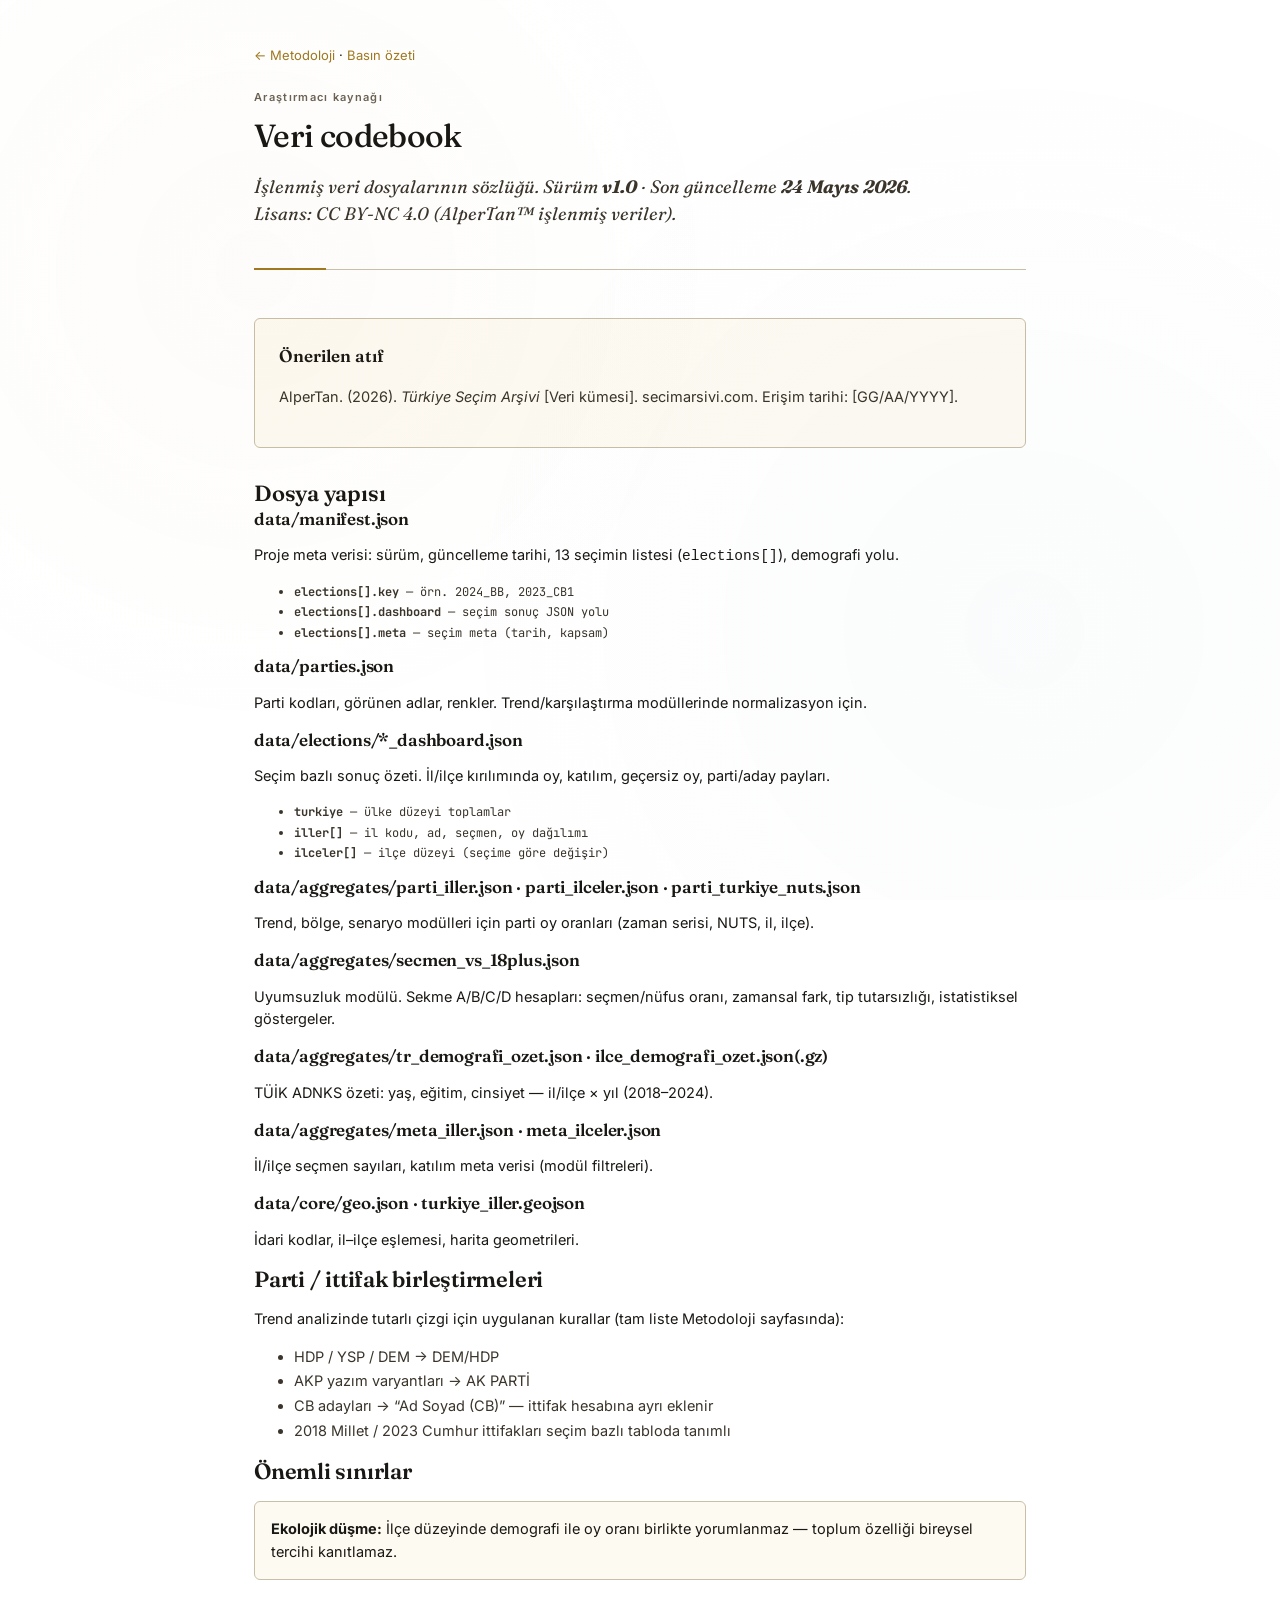
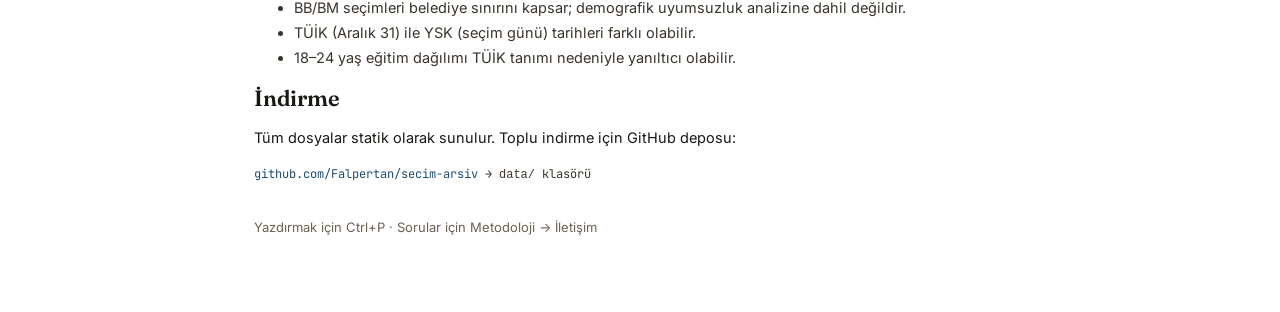
<file: docs/codebook.html>
<!DOCTYPE html>
<html lang="tr">
<head>
<meta charset="UTF-8">
<meta name="viewport" content="width=device-width, initial-scale=1.0">
<title>Veri Codebook · Türkiye Seçim Arşivi</title>
<link rel="stylesheet" href="../assets/style.css?v=10">
<style>
  body { background: var(--bg); }
  .doc-wrap { max-width: 820px; margin: 0 auto; padding: var(--space-6) var(--space-5) var(--space-8); }
  .doc-back { font-size: 13px; margin-bottom: var(--space-5); }
  .doc-back a { color: var(--brand-gold); }
  .mono-list { font-family: var(--font-mono); font-size: 12px; line-height: 1.7; color: var(--ink-2); }
  @media print {
    .doc-back, .no-print { display: none; }
    body { background: #fff; }
  }
</style>
</head>
<body>
<div class="doc-wrap prose">
  <p class="doc-back"><a href="../index.html#/metodoloji">← Metodoloji</a> · <a href="../promo/basin-ozeti.html">Basın özeti</a></p>

  <header class="page-header">
    <span class="eyebrow">Araştırmacı kaynağı</span>
    <h1>Veri codebook</h1>
    <p class="lede">
      İşlenmiş veri dosyalarının sözlüğü. Sürüm <strong>v1.0</strong> · Son güncelleme <strong>24 Mayıs 2026</strong>.
      Lisans: <em>CC BY-NC 4.0</em> (AlperTan™ işlenmiş veriler).
    </p>
  </header>

  <section class="panel">
    <div class="panel-title">Önerilen atıf</div>
    <p style="color:var(--ink-2); line-height:1.6;">
      AlperTan. (2026). <em>Türkiye Seçim Arşivi</em> [Veri kümesi]. secimarsivi.com.
      Erişim tarihi: [GG/AA/YYYY].
    </p>
  </section>

  <h2 style="margin-top:var(--space-6);">Dosya yapısı</h2>

  <h3>data/manifest.json</h3>
  <p>Proje meta verisi: sürüm, güncelleme tarihi, 13 seçimin listesi (<code>elections[]</code>), demografi yolu.</p>
  <ul class="mono-list">
    <li><strong>elections[].key</strong> — örn. 2024_BB, 2023_CB1</li>
    <li><strong>elections[].dashboard</strong> — seçim sonuç JSON yolu</li>
    <li><strong>elections[].meta</strong> — seçim meta (tarih, kapsam)</li>
  </ul>

  <h3>data/parties.json</h3>
  <p>Parti kodları, görünen adlar, renkler. Trend/karşılaştırma modüllerinde normalizasyon için.</p>

  <h3>data/elections/*_dashboard.json</h3>
  <p>Seçim bazlı sonuç özeti. İl/ilçe kırılımında oy, katılım, geçersiz oy, parti/aday payları.</p>
  <ul class="mono-list">
    <li><strong>turkiye</strong> — ülke düzeyi toplamlar</li>
    <li><strong>iller[]</strong> — il kodu, ad, seçmen, oy dağılımı</li>
    <li><strong>ilceler[]</strong> — ilçe düzeyi (seçime göre değişir)</li>
  </ul>

  <h3>data/aggregates/parti_iller.json · parti_ilceler.json · parti_turkiye_nuts.json</h3>
  <p>Trend, bölge, senaryo modülleri için parti oy oranları (zaman serisi, NUTS, il, ilçe).</p>

  <h3>data/aggregates/secmen_vs_18plus.json</h3>
  <p>Uyumsuzluk modülü. Sekme A/B/C/D hesapları: seçmen/nüfus oranı, zamansal fark, tip tutarsızlığı, istatistiksel göstergeler.</p>

  <h3>data/aggregates/tr_demografi_ozet.json · ilce_demografi_ozet.json(.gz)</h3>
  <p>TÜİK ADNKS özeti: yaş, eğitim, cinsiyet — il/ilçe × yıl (2018–2024).</p>

  <h3>data/aggregates/meta_iller.json · meta_ilceler.json</h3>
  <p>İl/ilçe seçmen sayıları, katılım meta verisi (modül filtreleri).</p>

  <h3>data/core/geo.json · turkiye_iller.geojson</h3>
  <p>İdari kodlar, il–ilçe eşlemesi, harita geometrileri.</p>

  <h2>Parti / ittifak birleştirmeleri</h2>
  <p>Trend analizinde tutarlı çizgi için uygulanan kurallar (tam liste Metodoloji sayfasında):</p>
  <ul style="color:var(--ink-2); line-height:1.7;">
    <li>HDP / YSP / DEM → DEM/HDP</li>
    <li>AKP yazım varyantları → AK PARTİ</li>
    <li>CB adayları → “Ad Soyad (CB)” — ittifak hesabına ayrı eklenir</li>
    <li>2018 Millet / 2023 Cumhur ittifakları seçim bazlı tabloda tanımlı</li>
  </ul>

  <h2>Önemli sınırlar</h2>
  <div class="metod-uyari" style="background:#fdfaf2;border:1px solid var(--line);padding:var(--space-4);border-radius:var(--radius);margin:var(--space-4) 0;">
    <strong>Ekolojik düşme:</strong> İlçe düzeyinde demografi ile oy oranı birlikte yorumlanmaz — toplum özelliği bireysel tercihi kanıtlamaz.
  </div>
  <ul style="color:var(--ink-2); line-height:1.7;">
    <li>BB/BM seçimleri belediye sınırını kapsar; demografik uyumsuzluk analizine dahil değildir.</li>
    <li>TÜİK (Aralık 31) ile YSK (seçim günü) tarihleri farklı olabilir.</li>
    <li>18–24 yaş eğitim dağılımı TÜİK tanımı nedeniyle yanıltıcı olabilir.</li>
  </ul>

  <h2>İndirme</h2>
  <p>Tüm dosyalar statik olarak sunulur. Toplu indirme için GitHub deposu:</p>
  <p class="mono-list"><a href="https://github.com/Falpertan/secim-arsiv" target="_blank" rel="noopener">github.com/Falpertan/secim-arsiv</a> → <code>data/</code> klasörü</p>
  <p class="no-print" style="margin-top:var(--space-6); font-size:13px; color:var(--ink-3);">
    Yazdırmak için Ctrl+P · Sorular için Metodoloji → İletişim
  </p>
</div>
</body>
</html>
</file>
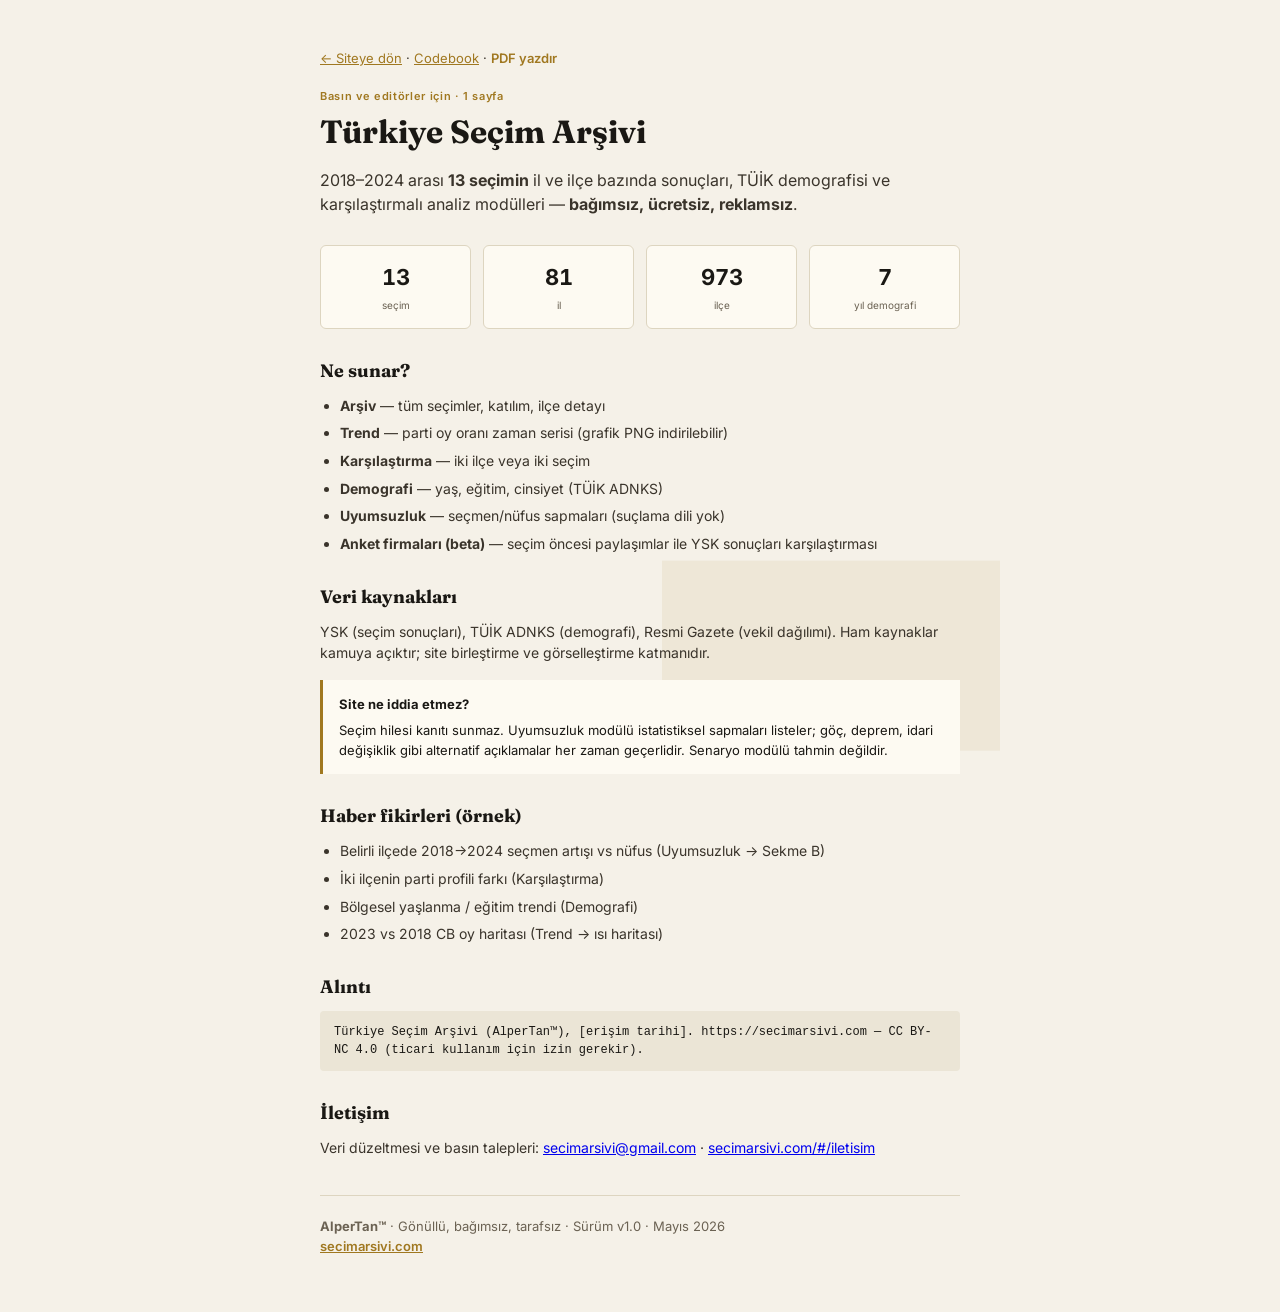
<file: promo/basin-ozeti.html>
<!DOCTYPE html>
<html lang="tr">
<head>
<meta charset="UTF-8">
<meta name="viewport" content="width=device-width, initial-scale=1.0">
<title>Basın özeti · Türkiye Seçim Arşivi</title>
<link href="https://fonts.googleapis.com/css2?family=Fraunces:opsz,wght@9..144,600&family=Inter:wght@400;500;600&display=swap" rel="stylesheet">
<style>
  * { box-sizing: border-box; margin: 0; padding: 0; }
  body {
    font-family: Inter, sans-serif;
    background: #f5f1e8;
    color: #1a1814;
    line-height: 1.55;
  }
  .page {
    max-width: 720px;
    margin: 0 auto;
    padding: 48px 40px 56px;
    position: relative;
    overflow: hidden;
  }
  .page > :not(.page-harita) { position: relative; z-index: 1; }
  .page-harita {
    position: absolute;
    right: -8%;
    top: 50%;
    transform: translateY(-50%);
    width: 55%;
    height: 90%;
    background-color: #a07820;
    opacity: 0.08;
    mask-image: url('turkiye-siluet.png');
    mask-size: contain;
    mask-repeat: no-repeat;
    mask-position: center;
    -webkit-mask-image: url('turkiye-siluet.png');
    -webkit-mask-size: contain;
    -webkit-mask-repeat: no-repeat;
    -webkit-mask-position: center;
    pointer-events: none;
    z-index: 0;
  }
  .eyebrow { font-size: 11px; font-weight: 600; letter-spacing: 0.06em; color: #a07820; margin-bottom: 8px; }
  h1 { font-family: Fraunces, Georgia, serif; font-size: 32px; line-height: 1.2; margin-bottom: 16px; }
  .lead { font-size: 16px; color: #3a342b; margin-bottom: 28px; max-width: 620px; }
  h2 { font-family: Fraunces, serif; font-size: 18px; margin: 28px 0 10px; color: #1a1814; }
  p, li { font-size: 14px; color: #3a342b; }
  ul { padding-left: 20px; margin-bottom: 12px; }
  li { margin-bottom: 6px; }
  .stats { display: grid; grid-template-columns: repeat(4, 1fr); gap: 12px; margin: 24px 0; }
  .stat { background: #fdfaf2; border: 1px solid #ddd5c0; border-radius: 6px; padding: 14px 12px; text-align: center; }
  .stat-val { font-size: 22px; font-weight: 700; font-variant-numeric: tabular-nums; }
  .stat-lbl { font-size: 10px; color: #6b6253; margin-top: 4px; }
  .box { background: #fdfaf2; border-left: 3px solid #a07820; padding: 14px 16px; margin: 16px 0; font-size: 13px; }
  .box strong { display: block; margin-bottom: 6px; }
  .cite { font-family: ui-monospace, monospace; font-size: 12px; background: #ebe5d6; padding: 12px 14px; border-radius: 4px; margin-top: 8px; line-height: 1.5; }
  .footer { margin-top: 36px; padding-top: 20px; border-top: 1px solid #ddd5c0; font-size: 13px; color: #6b6253; }
  .footer a { color: #a07820; font-weight: 600; }
  .no-print { margin-bottom: 20px; font-size: 13px; }
  .no-print a { color: #a07820; }
  @media print {
    body { background: #fff; }
    .no-print { display: none; }
    .page { padding: 24px; max-width: 100%; }
    .stats { grid-template-columns: repeat(4, 1fr); }
  }
  @media (max-width: 600px) {
    .page { padding: 28px 20px; }
    .stats { grid-template-columns: repeat(2, 1fr); }
  }
</style>
</head>
<body>
<div class="page">
  <div class="page-harita" aria-hidden="true"></div>
  <p class="no-print"><a href="../index.html">← Siteye dön</a> · <a href="../docs/codebook.html">Codebook</a> · <button onclick="window.print()" style="background:none;border:none;color:#a07820;font:inherit;cursor:pointer;font-weight:600;">PDF yazdır</button></p>

  <div class="eyebrow">Basın ve editörler için · 1 sayfa</div>
  <h1>Türkiye Seçim Arşivi</h1>
  <p class="lead">
    2018–2024 arası <strong>13 seçimin</strong> il ve ilçe bazında sonuçları, TÜİK demografisi ve
    karşılaştırmalı analiz modülleri — <strong>bağımsız, ücretsiz, reklamsız</strong>.
  </p>

  <div class="stats">
    <div class="stat"><div class="stat-val">13</div><div class="stat-lbl">seçim</div></div>
    <div class="stat"><div class="stat-val">81</div><div class="stat-lbl">il</div></div>
    <div class="stat"><div class="stat-val">973</div><div class="stat-lbl">ilçe</div></div>
    <div class="stat"><div class="stat-val">7</div><div class="stat-lbl">yıl demografi</div></div>
  </div>

  <h2>Ne sunar?</h2>
  <ul>
    <li><strong>Arşiv</strong> — tüm seçimler, katılım, ilçe detayı</li>
    <li><strong>Trend</strong> — parti oy oranı zaman serisi (grafik PNG indirilebilir)</li>
    <li><strong>Karşılaştırma</strong> — iki ilçe veya iki seçim</li>
    <li><strong>Demografi</strong> — yaş, eğitim, cinsiyet (TÜİK ADNKS)</li>
    <li><strong>Uyumsuzluk</strong> — seçmen/nüfus sapmaları (suçlama dili yok)</li>
    <li><strong>Anket firmaları (beta)</strong> — seçim öncesi paylaşımlar ile YSK sonuçları karşılaştırması</li>
  </ul>

  <h2>Veri kaynakları</h2>
  <p>YSK (seçim sonuçları), TÜİK ADNKS (demografi), Resmi Gazete (vekil dağılımı). Ham kaynaklar kamuya açıktır; site birleştirme ve görselleştirme katmanıdır.</p>

  <div class="box">
    <strong>Site ne iddia etmez?</strong>
    Seçim hilesi kanıtı sunmaz. Uyumsuzluk modülü istatistiksel sapmaları listeler; göç, deprem, idari değişiklik gibi alternatif açıklamalar her zaman geçerlidir. Senaryo modülü tahmin değildir.
  </div>

  <h2>Haber fikirleri (örnek)</h2>
  <ul>
    <li>Belirli ilçede 2018→2024 seçmen artışı vs nüfus (Uyumsuzluk → Sekme B)</li>
    <li>İki ilçenin parti profili farkı (Karşılaştırma)</li>
    <li>Bölgesel yaşlanma / eğitim trendi (Demografi)</li>
    <li>2023 vs 2018 CB oy haritası (Trend → ısı haritası)</li>
  </ul>

  <h2>Alıntı</h2>
  <div class="cite">Türkiye Seçim Arşivi (AlperTan™), [erişim tarihi]. https://secimarsivi.com — CC BY-NC 4.0 (ticari kullanım için izin gerekir).</div>

  <h2>İletişim</h2>
  <p>Veri düzeltmesi ve basın talepleri: <a href="mailto:secimarsivi@gmail.com">secimarsivi@gmail.com</a> · <a href="https://secimarsivi.com/#/iletisim">secimarsivi.com/#/iletisim</a></p>

  <div class="footer">
    <strong>AlperTan™</strong> · Gönüllü, bağımsız, tarafsız · Sürüm v1.0 · Mayıs 2026<br>
    <a href="https://secimarsivi.com">secimarsivi.com</a>
  </div>
</div>
</body>
</html>
</file>
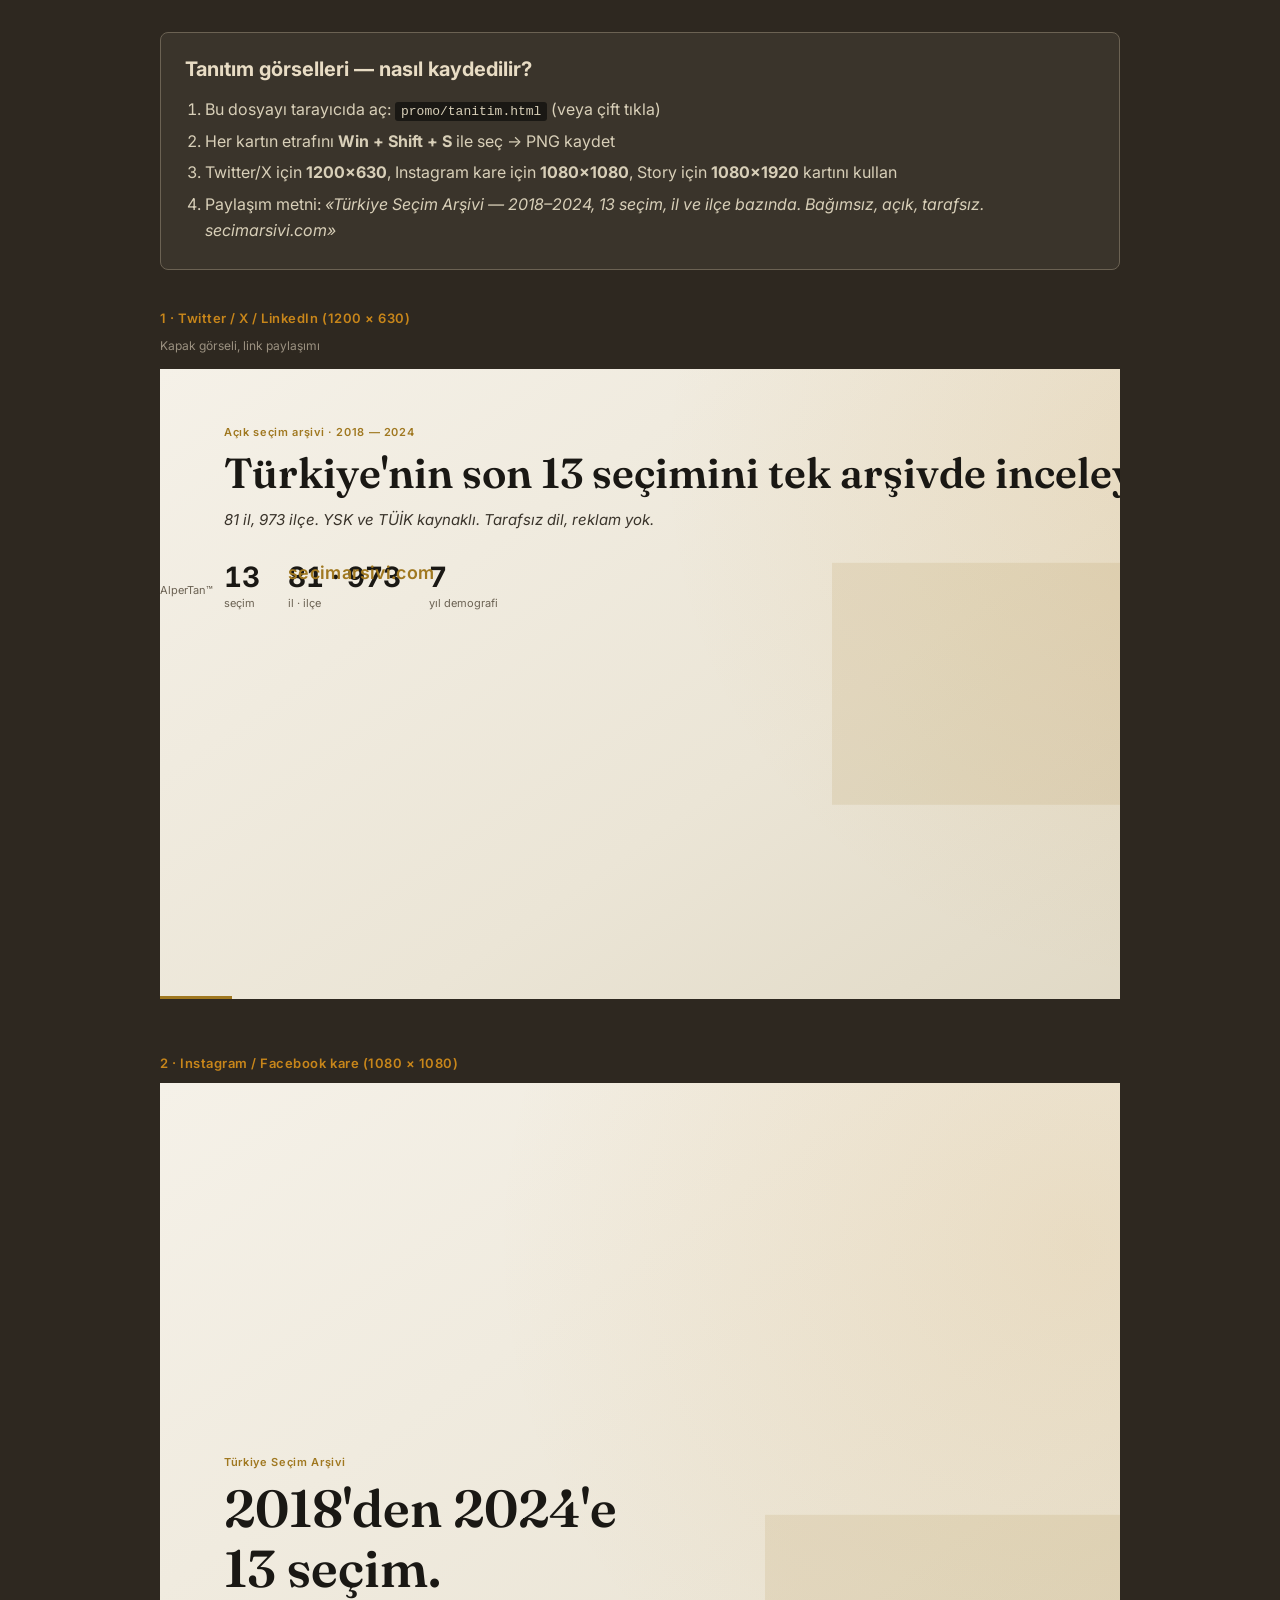
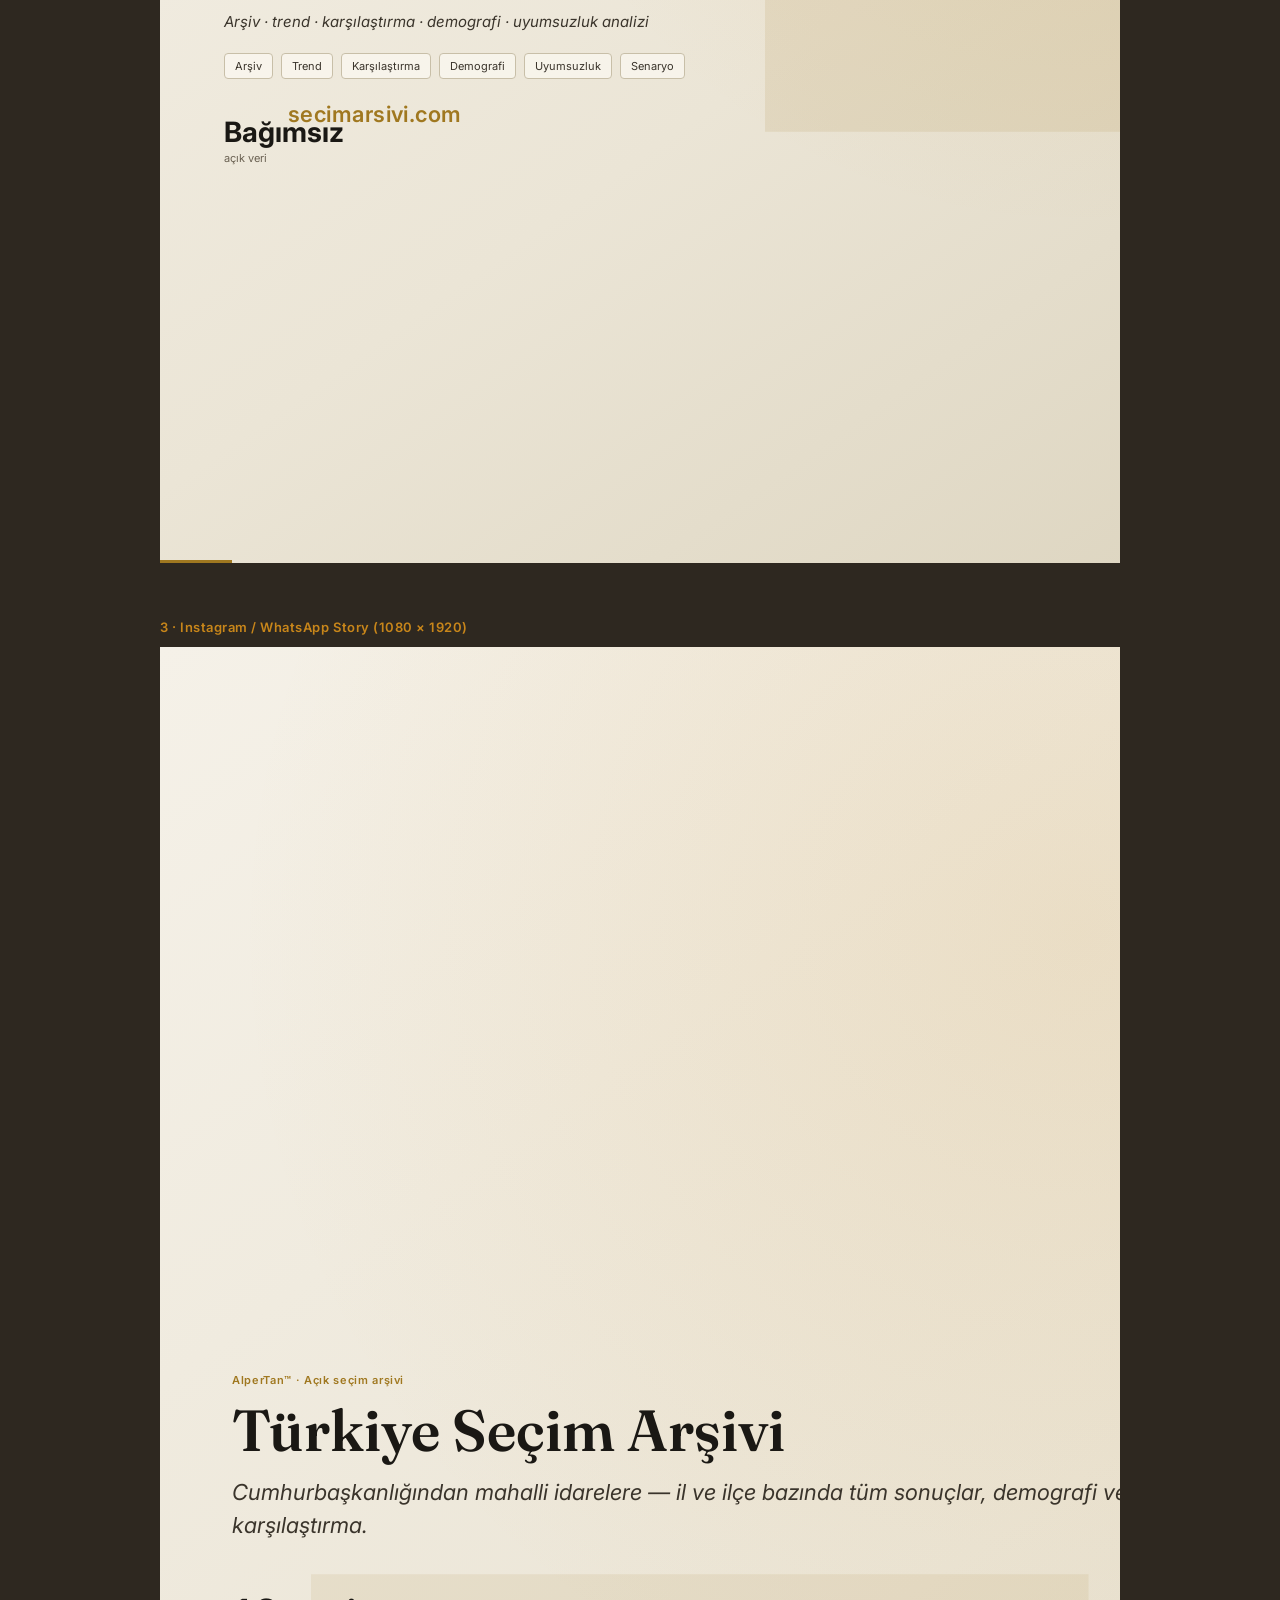
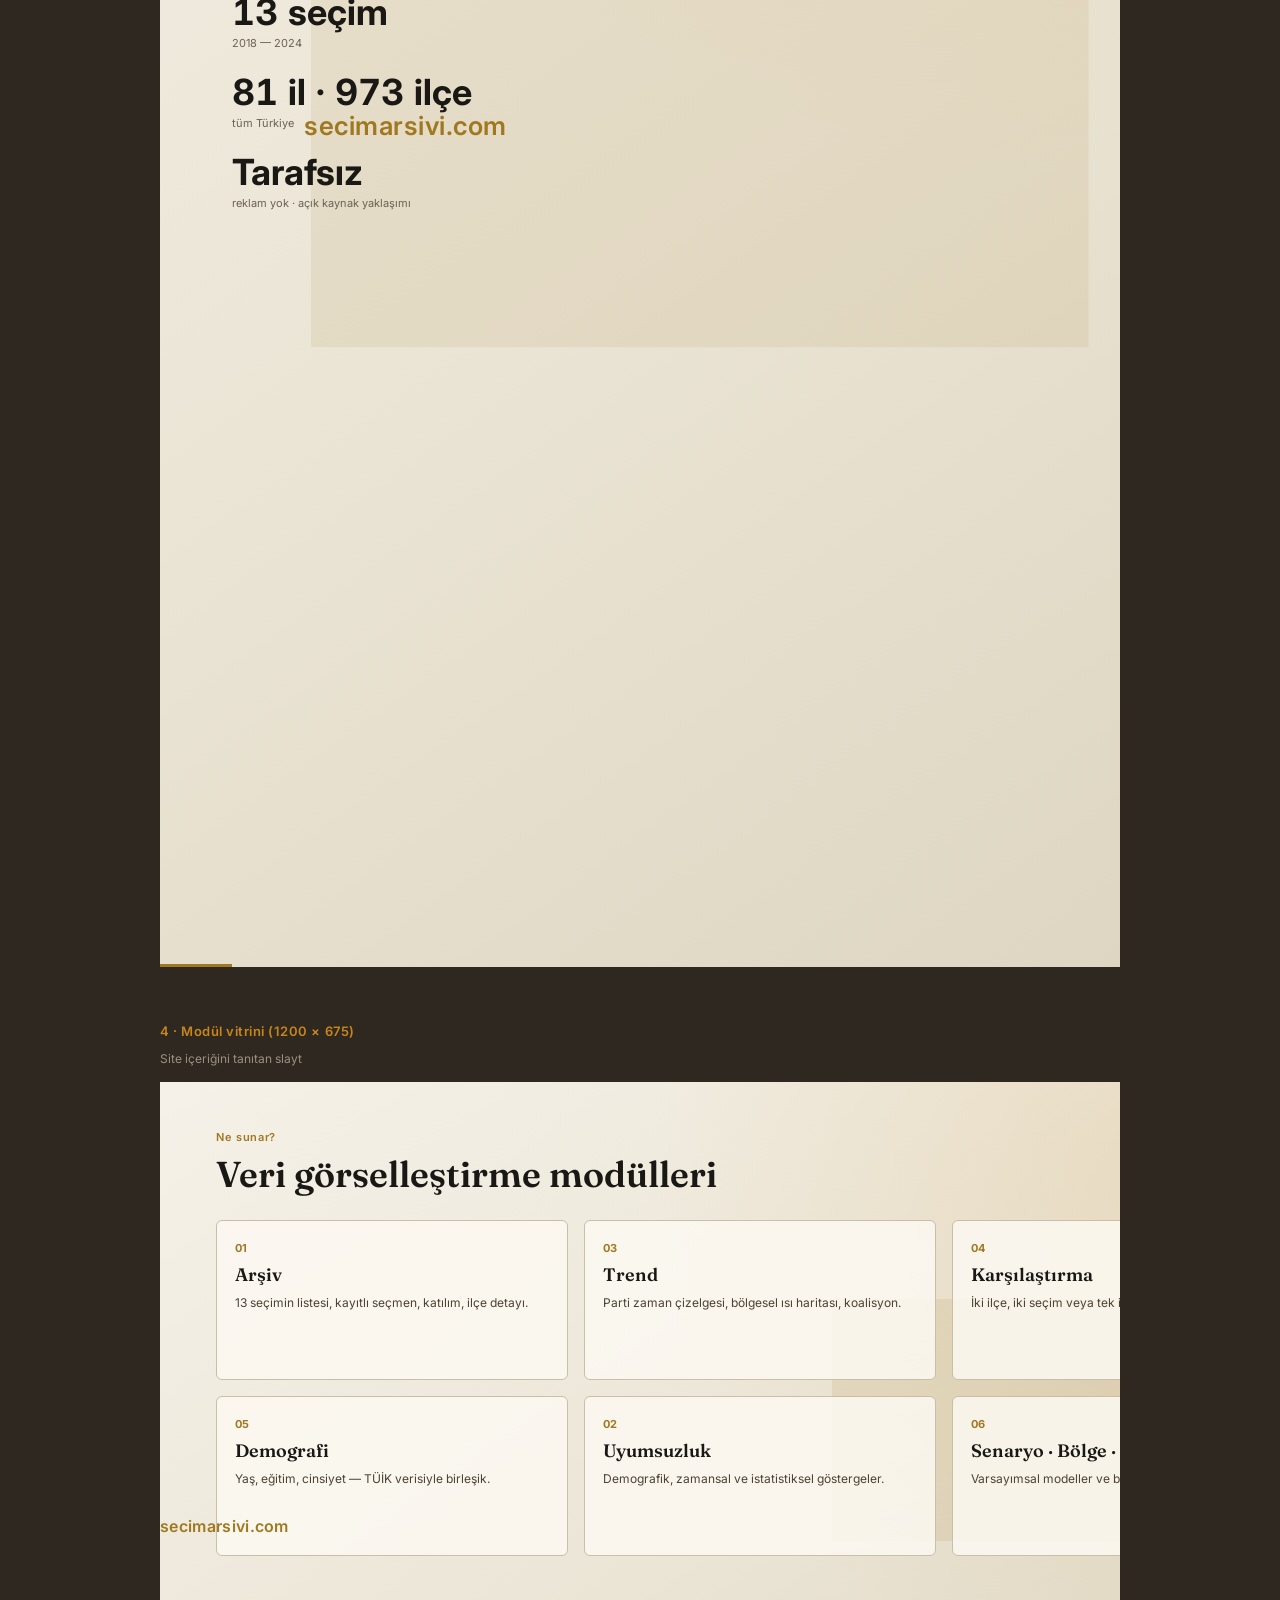
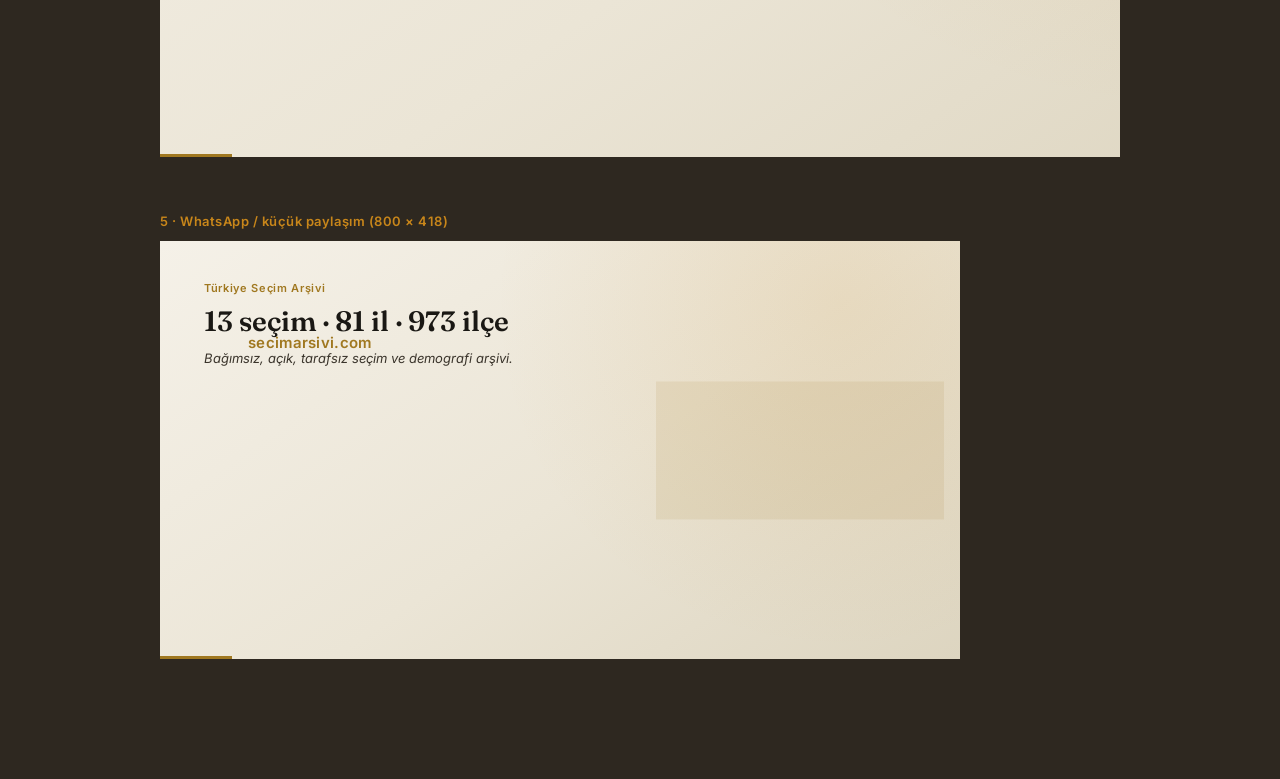
<file: promo/tanitim.html>
<!DOCTYPE html>
<html lang="tr">
<head>
<meta charset="UTF-8">
<title>Türkiye Seçim Arşivi — Tanıtım görselleri</title>
<link href="https://fonts.googleapis.com/css2?family=Fraunces:opsz,wght@9..144,500;9..144,600&family=Inter:wght@400;500;600;700&display=swap" rel="stylesheet">
<style>
  * { box-sizing: border-box; margin: 0; padding: 0; }
  body {
    font-family: Inter, sans-serif;
    background: #2e2820;
    color: #f5f1e8;
    padding: 32px 24px 64px;
  }
  .rehber {
    max-width: 960px;
    margin: 0 auto 40px;
    background: #3a342b;
    border: 1px solid #6b6253;
    border-radius: 8px;
    padding: 20px 24px;
    line-height: 1.6;
  }
  .rehber h1 { font-size: 20px; margin-bottom: 12px; color: #e8dcc4; }
  .rehber ol { padding-left: 20px; color: #d8cfb8; }
  .rehber li { margin-bottom: 6px; }
  .rehber code { background: #1a1814; padding: 2px 6px; border-radius: 3px; font-size: 13px; }
  .grup {
    max-width: 960px;
    margin: 0 auto 48px;
  }
  .grup-baslik {
    font-size: 13px;
    text-transform: none;
    letter-spacing: 0.04em;
    color: #c8861a;
    margin-bottom: 12px;
    font-weight: 600;
  }
  .grup-alt { font-size: 12px; color: #9b9180; margin-bottom: 16px; }

  /* ─── Ortak kart stili ─── */
  .kart {
    position: relative;
    overflow: hidden;
    background: linear-gradient(145deg, #f5f1e8 0%, #ebe5d6 55%, #ddd5c0 100%);
    color: #1a1814;
    font-family: Fraunces, Georgia, serif;
  }
  .kart > :not(.kart-harita):not(.kart-altin-cizgi) {
    position: relative;
    z-index: 1;
  }
  .kart-harita {
    position: absolute;
    right: 2%;
    top: 50%;
    transform: translateY(-50%);
    width: 42%;
    height: 88%;
    background-color: #a07820;
    opacity: 0.11;
    mask-image: url('turkiye-siluet.png');
    mask-size: contain;
    mask-repeat: no-repeat;
    mask-position: center;
    -webkit-mask-image: url('turkiye-siluet.png');
    -webkit-mask-size: contain;
    -webkit-mask-repeat: no-repeat;
    -webkit-mask-position: center;
    pointer-events: none;
    z-index: 0;
  }
  .kart-story .kart-harita {
    right: 50%;
    top: 58%;
    transform: translate(50%, -50%);
    width: 72%;
    height: 48%;
    opacity: 0.09;
  }
  .kart-whatsapp .kart-harita {
    width: 36%;
    height: 95%;
    opacity: 0.1;
  }
  .kart::before {
    content: '';
    position: absolute;
    inset: 0;
    background: radial-gradient(circle at 85% 15%, rgba(200,134,26,0.12), transparent 45%);
    pointer-events: none;
  }
  .kart-altin-cizgi {
    position: absolute;
    bottom: 0; left: 0;
    width: 72px; height: 3px;
    background: #a07820;
    z-index: 1;
  }
  .kart-eyebrow {
    font-family: Inter, sans-serif;
    font-size: 11px;
    font-weight: 600;
    letter-spacing: 0.06em;
    color: #a07820;
    text-transform: none;
  }
  .kart-baslik {
    font-size: 42px;
    line-height: 1.15;
    font-weight: 600;
    margin: 10px 0 12px;
    max-width: 90%;
  }
  .kart-baslik-kucuk { font-size: 34px; }
  .kart-lede {
    font-family: Inter, sans-serif;
    font-size: 15px;
    line-height: 1.5;
    color: #3a342b;
    font-style: italic;
    max-width: 520px;
  }
  .kart-stats {
    display: flex;
    gap: 28px;
    margin-top: 28px;
    font-family: Inter, sans-serif;
  }
  .kart-stat-val {
    font-size: 28px;
    font-weight: 700;
    color: #1a1814;
    font-variant-numeric: tabular-nums;
  }
  .kart-stat-lbl {
    font-size: 11px;
    color: #6b6253;
    margin-top: 2px;
  }
  .kart-url {
    position: absolute;
    font-family: Inter, sans-serif;
    font-size: 18px;
    font-weight: 600;
    color: #a07820;
    letter-spacing: 0.02em;
  }
  .kart-marka {
    position: absolute;
    font-family: Inter, sans-serif;
    font-size: 11px;
    color: #6b6253;
  }
  .kart-moduller {
    display: flex;
    flex-wrap: wrap;
    gap: 8px;
    margin-top: 20px;
    font-family: Inter, sans-serif;
  }
  .kart-modul {
    font-size: 11px;
    padding: 5px 10px;
    border: 1px solid #c8bfa8;
    border-radius: 4px;
    background: rgba(253,250,242,0.7);
    color: #3a342b;
  }

  /* Boyutlar */
  .kart-twitter {
    width: 1200px; height: 630px;
    padding: 56px 64px;
  }
  .kart-twitter .kart-url { bottom: 48px; left: 64px; }
  .kart-twitter .kart-marka { bottom: 48px; right: 64px; }

  .kart-kare {
    width: 1080px; height: 1080px;
    padding: 72px 64px;
    display: flex;
    flex-direction: column;
    justify-content: center;
  }
  .kart-kare .kart-baslik { font-size: 52px; }
  .kart-kare .kart-url { bottom: 64px; left: 64px; position: absolute; font-size: 22px; }

  .kart-story {
    width: 1080px; height: 1920px;
    padding: 120px 72px;
    display: flex;
    flex-direction: column;
    justify-content: center;
  }
  .kart-story .kart-baslik { font-size: 58px; }
  .kart-story .kart-lede { font-size: 22px; max-width: 100%; }
  .kart-story .kart-stats { flex-direction: column; gap: 20px; margin-top: 48px; }
  .kart-story .kart-stat-val { font-size: 36px; }
  .kart-story .kart-url { bottom: 100px; left: 72px; position: absolute; font-size: 26px; }

  .kart-modul-vitrin {
    width: 1200px; height: 675px;
    padding: 48px 56px;
  }
  .kart-modul-vitrin .kart-baslik { font-size: 36px; margin-bottom: 24px; }
  .modul-grid {
    display: grid;
    grid-template-columns: repeat(3, 1fr);
    gap: 16px;
    font-family: Inter, sans-serif;
  }
  .modul-kutu {
    background: rgba(253,250,242,0.85);
    border: 1px solid #c8bfa8;
    border-radius: 6px;
    padding: 20px 18px;
    min-height: 160px;
  }
  .modul-kutu-num {
    font-size: 11px;
    font-weight: 700;
    color: #a07820;
    margin-bottom: 8px;
  }
  .modul-kutu-baslik {
    font-family: Fraunces, serif;
    font-size: 18px;
    font-weight: 600;
    margin-bottom: 8px;
    color: #1a1814;
  }
  .modul-kutu-metin {
    font-size: 12px;
    line-height: 1.45;
    color: #4b4233;
  }
  .kart-modul-vitrin .kart-url { bottom: 40px; right: 56px; left: auto; font-size: 16px; }

  .kart-whatsapp {
    width: 800px; height: 418px;
    padding: 40px 44px;
  }
  .kart-whatsapp .kart-baslik { font-size: 28px; }
  .kart-whatsapp .kart-lede { font-size: 13px; }
  .kart-whatsapp .kart-url { bottom: 36px; left: 44px; font-size: 15px; }

  .scroll-x { overflow-x: auto; padding-bottom: 8px; }
</style>
</head>
<body>

<div class="rehber">
  <h1>Tanıtım görselleri — nasıl kaydedilir?</h1>
  <ol>
    <li>Bu dosyayı tarayıcıda aç: <code>promo/tanitim.html</code> (veya çift tıkla)</li>
    <li>Her kartın etrafını <strong>Win + Shift + S</strong> ile seç → PNG kaydet</li>
    <li>Twitter/X için <strong>1200×630</strong>, Instagram kare için <strong>1080×1080</strong>, Story için <strong>1080×1920</strong> kartını kullan</li>
    <li>Paylaşım metni: <em>«Türkiye Seçim Arşivi — 2018–2024, 13 seçim, il ve ilçe bazında. Bağımsız, açık, tarafsız. secimarsivi.com»</em></li>
  </ol>
</div>

<!-- 1 Twitter / X / LinkedIn -->
<div class="grup">
  <div class="grup-baslik">1 · Twitter / X / LinkedIn (1200 × 630)</div>
  <div class="grup-alt">Kapak görseli, link paylaşımı</div>
  <div class="scroll-x">
    <div class="kart kart-twitter">
      <div class="kart-harita" aria-hidden="true"></div>
      <div class="kart-eyebrow">Açık seçim arşivi · 2018 — 2024</div>
      <div class="kart-baslik">Türkiye'nin son 13 seçimini tek arşivde inceleyin.</div>
      <p class="kart-lede">81 il, 973 ilçe. YSK ve TÜİK kaynaklı. Tarafsız dil, reklam yok.</p>
      <div class="kart-stats">
        <div><div class="kart-stat-val">13</div><div class="kart-stat-lbl">seçim</div></div>
        <div><div class="kart-stat-val">81 · 973</div><div class="kart-stat-lbl">il · ilçe</div></div>
        <div><div class="kart-stat-val">7</div><div class="kart-stat-lbl">yıl demografi</div></div>
      </div>
      <div class="kart-url">secimarsivi.com</div>
      <div class="kart-marka">AlperTan™</div>
      <div class="kart-altin-cizgi"></div>
    </div>
  </div>
</div>

<!-- 2 Instagram kare -->
<div class="grup">
  <div class="grup-baslik">2 · Instagram / Facebook kare (1080 × 1080)</div>
  <div class="scroll-x">
    <div class="kart kart-kare">
      <div class="kart-harita" aria-hidden="true"></div>
      <div class="kart-eyebrow">Türkiye Seçim Arşivi</div>
      <div class="kart-baslik">2018'den 2024'e<br/>13 seçim.</div>
      <p class="kart-lede">Arşiv · trend · karşılaştırma · demografi · uyumsuzluk analizi</p>
      <div class="kart-moduller">
        <span class="kart-modul">Arşiv</span>
        <span class="kart-modul">Trend</span>
        <span class="kart-modul">Karşılaştırma</span>
        <span class="kart-modul">Demografi</span>
        <span class="kart-modul">Uyumsuzluk</span>
        <span class="kart-modul">Senaryo</span>
      </div>
      <div class="kart-stats" style="margin-top:36px;">
        <div><div class="kart-stat-val">Bağımsız</div><div class="kart-stat-lbl">açık veri</div></div>
      </div>
      <div class="kart-url">secimarsivi.com</div>
      <div class="kart-altin-cizgi"></div>
    </div>
  </div>
</div>

<!-- 3 Story -->
<div class="grup">
  <div class="grup-baslik">3 · Instagram / WhatsApp Story (1080 × 1920)</div>
  <div class="scroll-x">
    <div class="kart kart-story">
      <div class="kart-harita" aria-hidden="true"></div>
      <div class="kart-eyebrow">AlperTan™ · Açık seçim arşivi</div>
      <div class="kart-baslik">Türkiye Seçim Arşivi</div>
      <p class="kart-lede">Cumhurbaşkanlığından mahalli idarelere — il ve ilçe bazında tüm sonuçlar, demografi ve karşılaştırma.</p>
      <div class="kart-stats">
        <div><div class="kart-stat-val">13 seçim</div><div class="kart-stat-lbl">2018 — 2024</div></div>
        <div><div class="kart-stat-val">81 il · 973 ilçe</div><div class="kart-stat-lbl">tüm Türkiye</div></div>
        <div><div class="kart-stat-val">Tarafsız</div><div class="kart-stat-lbl">reklam yok · açık kaynak yaklaşımı</div></div>
      </div>
      <div class="kart-url">secimarsivi.com</div>
      <div class="kart-altin-cizgi"></div>
    </div>
  </div>
</div>

<!-- 4 Modül vitrini -->
<div class="grup">
  <div class="grup-baslik">4 · Modül vitrini (1200 × 675)</div>
  <div class="grup-alt">Site içeriğini tanıtan slayt</div>
  <div class="scroll-x">
    <div class="kart kart-modul-vitrin">
      <div class="kart-harita" aria-hidden="true"></div>
      <div class="kart-eyebrow">Ne sunar?</div>
      <div class="kart-baslik kart-baslik-kucuk">Veri görselleştirme modülleri</div>
      <div class="modul-grid">
        <div class="modul-kutu">
          <div class="modul-kutu-num">01</div>
          <div class="modul-kutu-baslik">Arşiv</div>
          <div class="modul-kutu-metin">13 seçimin listesi, kayıtlı seçmen, katılım, ilçe detayı.</div>
        </div>
        <div class="modul-kutu">
          <div class="modul-kutu-num">03</div>
          <div class="modul-kutu-baslik">Trend</div>
          <div class="modul-kutu-metin">Parti zaman çizelgesi, bölgesel ısı haritası, koalisyon.</div>
        </div>
        <div class="modul-kutu">
          <div class="modul-kutu-num">04</div>
          <div class="modul-kutu-baslik">Karşılaştırma</div>
          <div class="modul-kutu-metin">İki ilçe, iki seçim veya tek ilçenin geçmişi.</div>
        </div>
        <div class="modul-kutu">
          <div class="modul-kutu-num">05</div>
          <div class="modul-kutu-baslik">Demografi</div>
          <div class="modul-kutu-metin">Yaş, eğitim, cinsiyet — TÜİK verisiyle birleşik.</div>
        </div>
        <div class="modul-kutu">
          <div class="modul-kutu-num">02</div>
          <div class="modul-kutu-baslik">Uyumsuzluk</div>
          <div class="modul-kutu-metin">Demografik, zamansal ve istatistiksel göstergeler.</div>
        </div>
        <div class="modul-kutu">
          <div class="modul-kutu-num">06</div>
          <div class="modul-kutu-baslik">Senaryo · Bölge · Vekil</div>
          <div class="modul-kutu-metin">Varsayımsal modeller ve bölgesel profil.</div>
        </div>
      </div>
      <div class="kart-url">secimarsivi.com</div>
      <div class="kart-altin-cizgi"></div>
    </div>
  </div>
</div>

<!-- 5 WhatsApp önizleme -->
<div class="grup">
  <div class="grup-baslik">5 · WhatsApp / küçük paylaşım (800 × 418)</div>
  <div class="scroll-x">
    <div class="kart kart-whatsapp">
      <div class="kart-harita" aria-hidden="true"></div>
      <div class="kart-eyebrow">Türkiye Seçim Arşivi</div>
      <div class="kart-baslik">13 seçim · 81 il · 973 ilçe</div>
      <p class="kart-lede">Bağımsız, açık, tarafsız seçim ve demografi arşivi.</p>
      <div class="kart-url">secimarsivi.com</div>
      <div class="kart-altin-cizgi"></div>
    </div>
  </div>
</div>

</body>
</html>
</file>
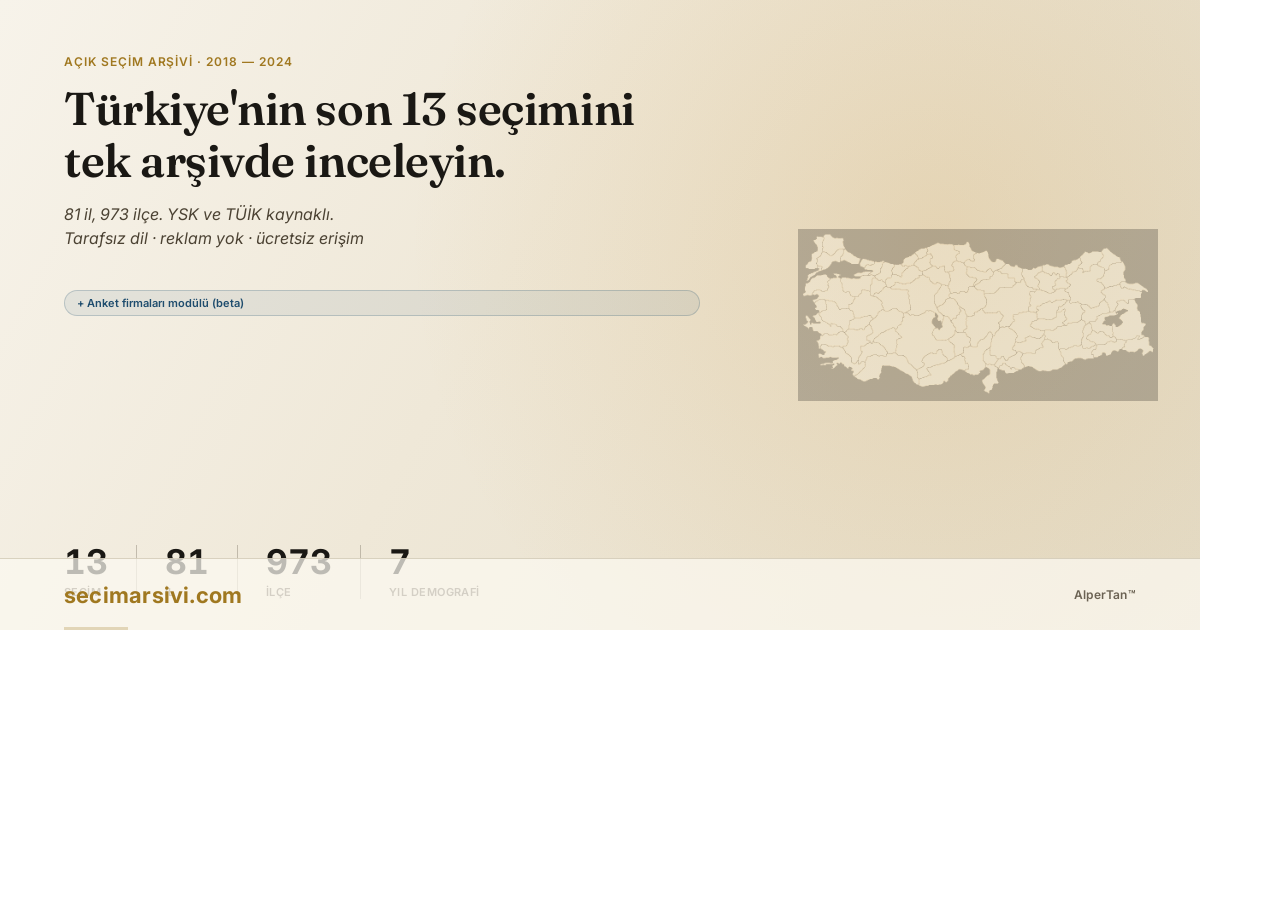
<file: promo/twitter-export.html>
<!DOCTYPE html>
<html lang="tr">
<head>
<meta charset="UTF-8">
<title>Twitter kapak — secimarsivi.com</title>
<link rel="preconnect" href="https://fonts.googleapis.com">
<link rel="preconnect" href="https://fonts.gstatic.com" crossorigin>
<link href="https://fonts.googleapis.com/css2?family=Fraunces:opsz,wght@9..144,600&family=Inter:wght@400;500;600;700&display=swap" rel="stylesheet">
<style>
  * { box-sizing: border-box; margin: 0; padding: 0; }
  html, body {
    width: 1200px;
    height: 630px;
    overflow: hidden;
  }
  .kart {
    position: relative;
    width: 1200px;
    height: 630px;
    display: grid;
    grid-template-columns: 1fr 420px;
    background: linear-gradient(118deg, #f7f3ea 0%, #efe8d8 42%, #e4dcc8 100%);
    color: #1a1814;
    font-family: Fraunces, Georgia, 'Times New Roman', serif;
  }
  .kart::before {
    content: '';
    position: absolute;
    inset: 0;
    background: radial-gradient(circle at 78% 38%, rgba(200,134,26,0.16), transparent 52%);
    pointer-events: none;
  }
  .sol {
    position: relative;
    z-index: 1;
    padding: 54px 0 0 64px;
    display: flex;
    flex-direction: column;
    max-width: 700px;
  }
  .eyebrow {
    font-family: Inter, Arial, sans-serif;
    font-size: 12px;
    font-weight: 600;
    letter-spacing: 0.08em;
    text-transform: uppercase;
    color: #a07820;
    margin-bottom: 14px;
  }
  .baslik {
    font-size: 46px;
    line-height: 1.12;
    font-weight: 600;
    letter-spacing: -0.01em;
    margin-bottom: 16px;
    max-width: 620px;
  }
  .lede {
    font-family: Inter, Arial, sans-serif;
    font-size: 16px;
    line-height: 1.5;
    color: #4b4233;
    font-style: italic;
    max-width: 540px;
    margin-bottom: 36px;
  }
  .stats {
    display: flex;
    align-items: flex-start;
    gap: 0;
    font-family: Inter, Arial, sans-serif;
    margin-top: auto;
    margin-bottom: 28px;
  }
  .stat {
    padding: 0 28px;
    border-left: 1px solid rgba(107, 98, 83, 0.35);
  }
  .stat:first-child { padding-left: 0; border-left: none; }
  .stat-val {
    font-size: 34px;
    font-weight: 700;
    line-height: 1;
    font-variant-numeric: tabular-nums;
    color: #1a1814;
  }
  .stat-lbl {
    font-size: 11px;
    font-weight: 600;
    letter-spacing: 0.04em;
    text-transform: uppercase;
    color: #6b6253;
    margin-top: 6px;
  }
  .alt-cizgi {
    width: 64px;
    height: 3px;
    background: #a07820;
    margin-bottom: 0;
  }
  .sag {
    position: relative;
    z-index: 0;
    display: flex;
    align-items: center;
    justify-content: center;
    padding-right: 24px;
  }
  .harita {
    width: 360px;
    height: auto;
    opacity: 0.22;
    filter: sepia(0.35) saturate(1.4);
    user-select: none;
    pointer-events: none;
  }
  .alt-bar {
    position: absolute;
    left: 0;
    right: 0;
    bottom: 0;
    height: 72px;
    display: flex;
    align-items: center;
    justify-content: space-between;
    padding: 0 64px;
    background: rgba(253, 250, 242, 0.72);
    border-top: 1px solid rgba(200, 191, 168, 0.65);
    z-index: 2;
    font-family: Inter, Arial, sans-serif;
  }
  .url {
    font-size: 22px;
    font-weight: 700;
    color: #a07820;
    letter-spacing: 0.01em;
  }
  .marka {
    font-size: 12px;
    font-weight: 600;
    color: #6b6253;
    letter-spacing: 0.03em;
  }
  .badge {
    display: inline-block;
    margin-top: 4px;
    font-family: Inter, Arial, sans-serif;
    font-size: 11px;
    font-weight: 600;
    color: #1f4d6e;
    background: rgba(31, 77, 110, 0.08);
    border: 1px solid rgba(31, 77, 110, 0.22);
    border-radius: 999px;
    padding: 5px 12px;
  }
</style>
</head>
<body>
<div class="kart">
  <div class="sol">
    <div class="eyebrow">Açık seçim arşivi · 2018 — 2024</div>
    <h1 class="baslik">Türkiye'nin son 13 seçimini tek arşivde inceleyin.</h1>
    <p class="lede">81 il, 973 ilçe. YSK ve TÜİK kaynaklı.<br>Tarafsız dil · reklam yok · ücretsiz erişim</p>
    <span class="badge">+ Anket firmaları modülü (beta)</span>
    <div class="stats">
      <div class="stat">
        <div class="stat-val">13</div>
        <div class="stat-lbl">seçim</div>
      </div>
      <div class="stat">
        <div class="stat-val">81</div>
        <div class="stat-lbl">il</div>
      </div>
      <div class="stat">
        <div class="stat-val">973</div>
        <div class="stat-lbl">ilçe</div>
      </div>
      <div class="stat">
        <div class="stat-val">7</div>
        <div class="stat-lbl">yıl demografi</div>
      </div>
    </div>
    <div class="alt-cizgi"></div>
  </div>
  <div class="sag">
    <img class="harita" src="turkiye-siluet.png" alt="" width="360" height="360">
  </div>
  <div class="alt-bar">
    <div class="url">secimarsivi.com</div>
    <div class="marka">AlperTan™</div>
  </div>
</div>
</body>
</html>
</file>
<file: assets/style.css>
/* ─────────────────────────────────────────────────────────
   Türkiye Seçim Arşivi · AlperTan™
   Design tokens & layout primitives
   ───────────────────────────────────────────────────────── */

@import url('https://fonts.googleapis.com/css2?family=Fraunces:opsz,wght@9..144,400;9..144,500;9..144,600;9..144,700&family=Inter:wght@400;500;600;700&family=JetBrains+Mono:wght@400;500;600&display=swap');

:root {
  /* Editorial palette: ink on warm paper, with restrained signal accents */
  --paper:       #f5f1e8;
  --paper-2:     #ebe5d6;
  --paper-3:     #ddd5c0;
  --ink:         #1a1814;
  --ink-2:       #3a342b;
  --ink-3:       #6b6253;
  --ink-4:       #9b9180;

  --line:        #c8bfa8;
  --line-soft:   #d8cfb8;

  /* Signal colors — restrained, journalistic */
  --signal-red:    #b8311a;   /* uyumsuzluk, yüksek artış */
  --signal-amber:  #c8861a;   /* dikkat */
  --signal-green:  #2d6b3f;   /* normal, doğrulanmış */
  --signal-blue:   #1f4d6e;   /* nötr veri vurgu */
  --signal-plum:   #6b2d52;   /* karşılaştırma */

  /* Brand */
  --brand-mark:    #1a1814;
  --brand-gold:    #a07820;

  /* Typography */
  --font-display:  'Fraunces', Georgia, serif;
  --font-body:     'Inter', -apple-system, BlinkMacSystemFont, sans-serif;
  --font-mono:     'JetBrains Mono', 'SF Mono', Consolas, monospace;

  /* Spacing scale */
  --space-1: 4px;
  --space-2: 8px;
  --space-3: 12px;
  --space-4: 16px;
  --space-5: 24px;
  --space-6: 32px;
  --space-7: 48px;
  --space-8: 64px;

  /* Layout */
  --sidebar-w:   252px;
  --topbar-h:    56px;
  --content-pad: 32px;

  --radius-sm: 3px;
  --radius:    6px;
  --radius-lg: 10px;

  --shadow-sm: 0 1px 2px rgba(26, 24, 20, 0.06);
  --shadow:    0 2px 8px rgba(26, 24, 20, 0.08);
  --shadow-md: 0 4px 16px rgba(26, 24, 20, 0.1);
  --accent-line: var(--brand-gold);
}

/* Dark mode (opsiyonel ileride) - kullanmıyoruz şu an */

/* ─────────────────────────────────────────────────────────
   Reset & base
   ───────────────────────────────────────────────────────── */
*, *::before, *::after { box-sizing: border-box; }
html, body { margin: 0; padding: 0; }
body {
  font-family: var(--font-body);
  font-size: 14.5px;
  line-height: 1.55;
  color: var(--ink);
  background: var(--paper);
  -webkit-font-smoothing: antialiased;
  text-rendering: optimizeLegibility;
}

/* Subtle paper grain */
body::before {
  content: '';
  position: fixed;
  inset: 0;
  background-image:
    radial-gradient(circle at 20% 30%, rgba(160, 120, 32, 0.025) 0%, transparent 40%),
    radial-gradient(circle at 80% 70%, rgba(31, 77, 110, 0.02) 0%, transparent 50%);
  pointer-events: none;
  z-index: 0;
}

a { color: var(--signal-blue); text-decoration: none; }
a:hover { text-decoration: underline; text-underline-offset: 3px; }

button {
  font-family: inherit;
  cursor: pointer;
  border: none;
  background: none;
  color: inherit;
}

button:focus-visible,
.nav-item:focus-visible,
.election-card:focus-visible,
.sidebar-toggle:focus-visible,
.filter-input:focus-visible,
.uyumsuzluk-select:focus-visible {
  outline: 2px solid var(--brand-gold);
  outline-offset: 2px;
}
.focus-ring:focus-visible {
  outline: 2px solid var(--brand-gold);
  outline-offset: 2px;
}

h1, h2, h3, h4 {
  font-family: var(--font-display);
  font-weight: 600;
  letter-spacing: -0.01em;
  margin: 0;
  color: var(--ink);
}
h1 { font-size: 32px; line-height: 1.15; font-weight: 500; letter-spacing: -0.02em; }
h2 { font-size: 22px; line-height: 1.25; }
h3 { font-size: 17px; line-height: 1.3; }
h4 { font-size: 14px; line-height: 1.35; font-family: var(--font-body); font-weight: 600; letter-spacing: 0.01em; text-transform: none; }

/* CRITICAL: text-transform: uppercase YASAK (AlperTan™ marka kuralı) */
/* Onun yerine letter-spacing + Fraunces small-caps OpenType özelliği kullan */
.eyebrow {
  font-family: var(--font-body);
  font-size: 11px;
  font-weight: 600;
  letter-spacing: 0.12em;
  color: var(--ink-3);
}

.mono { font-family: var(--font-mono); font-feature-settings: 'tnum' 1, 'zero' 1; }
.num  { font-family: var(--font-mono); font-feature-settings: 'tnum' 1, 'zero' 1; }
.serif { font-family: var(--font-display); }

/* ─────────────────────────────────────────────────────────
   App layout: sidebar + main
   ───────────────────────────────────────────────────────── */
.app {
  display: grid;
  grid-template-columns: var(--sidebar-w) 1fr;
  min-height: 100vh;
  position: relative;
  z-index: 1;
}

.mobile-topbar {
  display: none;
}

.sidebar-overlay {
  display: none;
}

.sidebar {
  background: var(--paper-2);
  border-right: 1px solid var(--line);
  padding: var(--space-5);
  position: sticky;
  top: 0;
  height: 100vh;
  overflow-y: auto;
  display: flex;
  flex-direction: column;
}

.sidebar-brand {
  font-family: var(--font-display);
  font-size: 22px;
  font-weight: 500;
  line-height: 1.1;
  letter-spacing: -0.02em;
  margin-bottom: var(--space-2);
  color: var(--ink);
}

.sidebar-brand .tm {
  font-size: 11px;
  font-feature-settings: 'sups' 1;
  vertical-align: super;
  color: var(--ink-3);
  margin-left: 1px;
}

.sidebar-tagline {
  font-size: 12px;
  color: var(--ink-3);
  line-height: 1.45;
  margin-bottom: var(--space-6);
  font-style: italic;
  font-family: var(--font-display);
}

.sidebar-section {
  margin-bottom: var(--space-5);
}
.sidebar-section-title {
  font-size: 10px;
  font-weight: 700;
  letter-spacing: 0.14em;
  color: var(--ink-4);
  margin-bottom: var(--space-2);
  padding-left: var(--space-2);
}

.nav-list {
  list-style: none;
  padding: 0;
  margin: 0;
  display: flex;
  flex-direction: column;
  gap: 1px;
}

.nav-item {
  display: flex;
  align-items: center;
  gap: var(--space-3);
  padding: var(--space-2) var(--space-3);
  border-radius: var(--radius-sm);
  color: var(--ink-2);
  font-size: 13.5px;
  cursor: pointer;
  transition: background 120ms ease, color 120ms ease;
  border-left: 2px solid transparent;
  margin-left: -2px;
}
.nav-item:hover {
  background: var(--paper-3);
  color: var(--ink);
}
.nav-item.active {
  background: rgba(160, 120, 32, 0.08);
  color: var(--ink);
  font-weight: 600;
  border-left-color: var(--accent-line);
  box-shadow: inset 0 0 0 1px rgba(160, 120, 32, 0.12);
}
.nav-item.active .nav-num {
  color: var(--brand-gold);
  font-weight: 600;
}
.nav-item .nav-num {
  font-family: var(--font-mono);
  font-size: 10px;
  color: var(--ink-4);
  margin-right: 2px;
  min-width: 14px;
}

.sidebar-footer {
  margin-top: auto;
  padding-top: var(--space-5);
  border-top: 1px solid var(--line);
  font-size: 11px;
  color: var(--ink-4);
  line-height: 1.55;
}
.sidebar-footer-brand {
  display: flex;
  align-items: center;
  gap: var(--space-3);
  margin-bottom: var(--space-2);
  color: var(--ink-3);
}
.sidebar-footer-logo {
  width: 24px;
  height: 24px;
  flex-shrink: 0;
  object-fit: contain;
  border-radius: var(--radius-sm);
}
.sidebar-footer a { color: var(--ink-3); }

/* ─────────────────────────────────────────────────────────
   Main content area
   ───────────────────────────────────────────────────────── */
.main {
  padding: var(--space-7) var(--content-pad);
  max-width: 1200px;
  width: 100%;
  margin: 0 auto;
}

/* Anasayfa — Türkiye siluet filigranı (img + blend, mask yerine) */
.home-page {
  position: relative;
}
.home-page > :not(.home-siluet) {
  position: relative;
  z-index: 1;
}
.home-siluet {
  position: absolute;
  top: 12px;
  right: -3%;
  width: min(46%, 480px);
  height: auto;
  max-width: 480px;
  opacity: 0.16;
  mix-blend-mode: multiply;
  filter: invert(1) sepia(0.45) saturate(2.5) hue-rotate(358deg) brightness(0.95);
  pointer-events: none;
  z-index: 0;
  user-select: none;
}
@media (max-width: 900px) {
  .home-siluet {
    width: 52%;
    right: -10%;
    opacity: 0.11;
  }
}
@media (max-width: 640px) {
  .home-siluet {
    width: 70%;
    right: -22%;
    opacity: 0.08;
  }
}

.page-header {
  margin-bottom: var(--space-7);
  padding-bottom: var(--space-5);
  border-bottom: 1px solid var(--line);
  position: relative;
}
.page-header::after {
  content: '';
  position: absolute;
  bottom: -1px;
  left: 0;
  width: 72px;
  height: 2px;
  background: var(--accent-line);
}
.page-header .eyebrow { display: block; margin-bottom: var(--space-3); }
.page-header h1 { margin-bottom: var(--space-3); }
.page-header .lede {
  font-family: var(--font-display);
  font-size: 18px;
  line-height: 1.5;
  color: var(--ink-2);
  font-weight: 400;
  max-width: 680px;
  font-style: italic;
}

/* Paylaş butonu */
.share-wrap {
  position: absolute;
  top: 0;
  right: 0;
  z-index: 10;
}
.share-trigger {
  font-family: var(--font-body);
  font-size: 13px;
  font-weight: 500;
  color: var(--ink-2);
  background: var(--paper-2);
  border: 1px solid var(--line);
  border-radius: var(--radius-sm);
  padding: 6px 14px;
  cursor: pointer;
  transition: border-color 150ms ease, color 150ms ease;
}
.share-trigger:hover {
  border-color: var(--brand-gold);
  color: var(--ink);
}
.share-menu {
  position: absolute;
  top: calc(100% + 6px);
  right: 0;
  min-width: 168px;
  background: #fdfaf2;
  border: 1px solid var(--line);
  border-radius: var(--radius);
  box-shadow: var(--shadow-md);
  padding: var(--space-2) 0;
  display: flex;
  flex-direction: column;
}
.share-menu[hidden] { display: none; }
.share-item {
  display: block;
  width: 100%;
  text-align: left;
  font-family: var(--font-body);
  font-size: 13px;
  color: var(--ink-2);
  background: none;
  border: none;
  padding: 8px 16px;
  cursor: pointer;
  text-decoration: none;
  transition: background 120ms ease, color 120ms ease;
}
.share-item:hover {
  background: var(--paper-2);
  color: var(--ink);
}
.share-item-copy {
  border-top: 1px solid var(--line-soft);
  margin-top: var(--space-1);
  padding-top: 10px;
  color: var(--brand-gold);
  font-weight: 500;
}
.share-toast {
  position: absolute;
  top: calc(100% + 6px);
  right: 0;
  max-width: 240px;
  font-size: 12px;
  line-height: 1.4;
  color: var(--ink);
  background: var(--paper-2);
  border: 1px solid var(--line);
  border-radius: var(--radius-sm);
  padding: 8px 12px;
  box-shadow: var(--shadow);
}
.share-toast[hidden] { display: none; }

@media (max-width: 640px) {
  .share-wrap {
    position: static;
    margin-bottom: var(--space-3);
    display: flex;
    flex-wrap: wrap;
    align-items: flex-start;
    gap: var(--space-2);
  }
  .share-menu,
  .share-toast {
    right: auto;
    left: 0;
  }
}

/* ─────────────────────────────────────────────────────────
   Card / panel system
   ───────────────────────────────────────────────────────── */
.panel {
  background: #fdfaf2;
  border: 1px solid var(--line);
  border-radius: var(--radius);
  padding: var(--space-5);
}
.panel-title {
  font-family: var(--font-display);
  font-size: 17px;
  font-weight: 600;
  margin-bottom: var(--space-4);
  display: flex;
  align-items: baseline;
  justify-content: space-between;
}
.panel-title .panel-meta {
  font-family: var(--font-body);
  font-size: 11px;
  font-weight: 500;
  letter-spacing: 0.08em;
  color: var(--ink-3);
}

.panel-lede {
  font-size: 15px;
  margin: 0;
  line-height: 1.6;
  color: var(--ink-2);
}

.panel-note {
  font-size: 13px;
  color: var(--ink-3);
  margin: var(--space-3) 0 0;
  line-height: 1.6;
}

.panel-flush {
  padding: 0;
  overflow: hidden;
}

.panel-muted {
  margin-top: var(--space-6);
  background: var(--paper-2);
}

.panel-spaced {
  margin-bottom: var(--space-5);
}

.panel-spaced-lg {
  margin-bottom: var(--space-6);
}

/* Filter bar */
.filter-bar {
  padding: var(--space-3) var(--space-5);
  border-bottom: 1px solid var(--line-soft);
}

.filter-bar-label {
  display: flex;
  flex-direction: column;
  gap: var(--space-2);
  max-width: 320px;
}

.filter-bar-label > span {
  font-size: 12px;
  color: var(--ink-3);
}

.filter-input,
.uyumsuzluk-select {
  font-family: var(--font-body);
  font-size: 13px;
  padding: var(--space-2) var(--space-3);
  border: 1px solid var(--line);
  border-radius: var(--radius-sm);
  background: var(--paper);
  color: var(--ink);
  width: 100%;
}

.filter-input:focus,
.uyumsuzluk-select:focus {
  border-color: var(--brand-gold);
  outline: none;
}

.data-table-wrap {
  padding: 0;
  overflow: hidden;
}

/* Badges */
.badge {
  font-size: 10px;
  font-weight: 600;
  letter-spacing: 0.08em;
  padding: 2px 6px;
  border-radius: var(--radius-sm);
  background: var(--paper-2);
  color: var(--ink-4);
}
.badge-genel { color: var(--signal-blue); background: rgba(31, 77, 110, 0.08); }
.badge-yerel { color: var(--signal-plum); background: rgba(107, 45, 82, 0.08); }

/* Callouts */
.callout {
  padding: var(--space-4) var(--space-5);
  border-radius: var(--radius);
  border: 1px solid var(--line);
  background: var(--paper-2);
  margin-bottom: var(--space-5);
}
.callout-warn {
  border-color: rgba(200, 134, 26, 0.35);
  background: rgba(200, 134, 26, 0.06);
}
.callout-title {
  font-weight: 600;
  margin-bottom: var(--space-2);
  color: var(--ink);
}
.callout p {
  margin: 0;
  font-size: 13.5px;
  line-height: 1.65;
  color: var(--ink-2);
}

/* Empty state */
.empty-state,
.bolge-bos {
  padding: var(--space-5);
  text-align: center;
  color: var(--ink-3);
  font-size: 13.5px;
  font-style: italic;
}

/* Prose (info pages) */
.prose {
  max-width: 720px;
}
.prose .panel + .panel {
  margin-top: var(--space-5);
}

/* Stat tiles */
.stat-grid {
  display: grid;
  grid-template-columns: repeat(auto-fit, minmax(180px, 1fr));
  gap: var(--space-4);
  margin-bottom: var(--space-6);
}
.stat-tile {
  background: #fdfaf2;
  border: 1px solid var(--line);
  border-radius: var(--radius);
  padding: var(--space-4) var(--space-5);
  display: flex;
  flex-direction: column;
  gap: var(--space-2);
  position: relative;
  border-left: 3px solid var(--line);
}
.stat-tile.accent-gold { border-left-color: var(--brand-gold); }
.stat-tile.accent-blue { border-left-color: var(--signal-blue); }
.stat-tile.accent-green { border-left-color: var(--signal-green); }
.stat-tile.accent-plum { border-left-color: var(--signal-plum); }
.stat-tile .stat-label {
  font-size: 11px;
  font-weight: 600;
  letter-spacing: 0.1em;
  color: var(--ink-3);
}
.stat-tile .stat-value {
  font-family: var(--font-display);
  font-size: 28px;
  font-weight: 500;
  line-height: 1;
  letter-spacing: -0.02em;
  color: var(--ink);
}
.stat-tile .stat-value.num {
  font-family: var(--font-mono);
  font-weight: 600;
  font-size: 22px;
}
.stat-tile .stat-sub {
  font-size: 12px;
  color: var(--ink-3);
}

/* Election grid (homepage feature) */
.election-grid {
  display: grid;
  grid-template-columns: repeat(auto-fill, minmax(220px, 1fr));
  gap: var(--space-3);
}
.election-card {
  background: #fdfaf2;
  border: 1px solid var(--line);
  border-radius: var(--radius);
  padding: var(--space-4);
  cursor: pointer;
  transition: border-color 120ms ease, transform 120ms ease, box-shadow 120ms ease;
  display: flex;
  flex-direction: column;
  gap: var(--space-2);
  text-align: left;
  width: 100%;
  font-family: inherit;
}
.election-card:hover {
  border-color: var(--brand-gold);
  transform: translateY(-1px);
  box-shadow: var(--shadow-md);
}
.election-card.featured {
  border-color: rgba(160, 120, 32, 0.45);
  box-shadow: var(--shadow-sm);
  background: linear-gradient(180deg, #fffdf8 0%, #fdfaf2 100%);
}
.election-card.featured:hover {
  border-color: var(--brand-gold);
  box-shadow: var(--shadow-md);
}
.election-card.featured .ec-year {
  color: var(--brand-gold);
}
.election-card .ec-year {
  font-family: var(--font-display);
  font-size: 26px;
  font-weight: 500;
  line-height: 1;
  color: var(--ink);
}
.election-card .ec-tip {
  font-size: 13px;
  color: var(--ink-2);
  line-height: 1.35;
  font-weight: 500;
}
.election-card .ec-stats {
  font-family: var(--font-mono);
  font-size: 11px;
  color: var(--ink-3);
  margin-top: auto;
  padding-top: var(--space-2);
}
.election-card .ec-tag {
  position: absolute;
  top: var(--space-3);
  right: var(--space-3);
}
.election-card .ec-tag.badge-genel {
  color: var(--signal-blue);
  background: rgba(31, 77, 110, 0.08);
}
.election-card .ec-tag.badge-yerel {
  color: var(--signal-plum);
  background: rgba(107, 45, 82, 0.08);
}
.election-card { position: relative; }

/* Section heading separator */
.section-head {
  display: flex;
  align-items: baseline;
  justify-content: space-between;
  margin: var(--space-7) 0 var(--space-4);
  padding-bottom: var(--space-3);
  border-bottom: 1px solid var(--line);
}
.section-head h2 {
  font-family: var(--font-display);
  font-weight: 500;
}

/* Module placeholder */
.module-placeholder {
  background: linear-gradient(180deg, #fdfaf2 0%, var(--paper-2) 100%);
  border: 1px dashed var(--line);
  border-radius: var(--radius);
  padding: var(--space-7);
  text-align: center;
  color: var(--ink-3);
}
.module-placeholder .mp-title {
  font-family: var(--font-display);
  font-size: 22px;
  font-weight: 500;
  color: var(--ink-2);
  margin-bottom: var(--space-3);
}
.module-placeholder .mp-body {
  max-width: 520px;
  margin: 0 auto;
  line-height: 1.65;
  font-size: 14px;
}
.module-placeholder ul {
  text-align: left;
  display: inline-block;
  margin-top: var(--space-4);
  padding-left: var(--space-5);
  font-size: 13.5px;
  color: var(--ink-3);
}
.module-placeholder li {
  margin-bottom: var(--space-2);
  line-height: 1.5;
}

/* Anomaly badge (preview teaser) */
.anomaly-list {
  list-style: none;
  padding: 0;
  margin: 0;
  display: flex;
  flex-direction: column;
}
.anomaly-list li {
  padding: var(--space-3) 0;
  border-bottom: 1px solid var(--line-soft);
  display: grid;
  grid-template-columns: 140px 1fr auto;
  gap: var(--space-4);
  align-items: baseline;
}
.anomaly-list li:last-child { border-bottom: none; }
.anomaly-list .a-loc {
  font-family: var(--font-display);
  font-size: 14.5px;
  font-weight: 600;
  color: var(--ink);
}
.anomaly-list .a-desc {
  font-size: 13px;
  color: var(--ink-2);
  line-height: 1.4;
}
.anomaly-list .a-val {
  font-family: var(--font-mono);
  font-size: 14px;
  font-weight: 600;
  color: var(--signal-red);
  white-space: nowrap;
}
.anomaly-list .a-val.amber { color: var(--signal-amber); }
.anomaly-list .a-val.green { color: var(--signal-green); }

/* Footnote bar */
.footnote {
  margin-top: var(--space-7);
  padding-top: var(--space-4);
  border-top: 1px solid var(--line);
  font-size: 11.5px;
  color: var(--ink-3);
  line-height: 1.6;
  font-style: italic;
  font-family: var(--font-display);
}

/* Tables */
.data-table {
  width: 100%;
  border-collapse: collapse;
  font-size: 13.5px;
}
.data-table thead th {
  font-size: 10px;
  font-weight: 700;
  letter-spacing: 0.12em;
  color: var(--ink-3);
  padding: var(--space-3) var(--space-3);
  border-bottom: 1px solid var(--line);
  background: transparent;
  white-space: nowrap;
}
.data-table tbody td {
  padding: var(--space-3) var(--space-3);
  border-bottom: 1px solid var(--line-soft);
  color: var(--ink);
}
.data-table tbody tr:last-child td { border-bottom: none; }
.data-table tbody tr:hover { background: var(--paper-2); }
.data-table .num {
  font-family: var(--font-mono);
  font-feature-settings: 'tnum' 1, 'zero' 1;
  font-size: 13px;
}

/* Inline bar (used in tables) */
.bar-wrap {
  background: var(--paper-2);
  height: 6px;
  border-radius: 3px;
  overflow: hidden;
  position: relative;
}
.bar {
  height: 100%;
  background: var(--brand-gold);
  border-radius: 3px;
  transition: width 200ms ease;
}

.table-meta {
  padding: var(--space-3) var(--space-5);
  font-size: 12px;
  color: var(--ink-3);
  border-top: 1px solid var(--line-soft);
}

.data-table .num-right { text-align: right; }
.data-table .col-bar { width: 140px; padding-left: var(--space-3); }

/* Loading state */
.loading {
  padding: var(--space-7);
  text-align: center;
  color: var(--ink-3);
  font-style: italic;
  font-family: var(--font-display);
}
.loading::before {
  content: '...';
  animation: dots 1.4s infinite;
  display: inline-block;
  letter-spacing: 0.2em;
  margin-right: 4px;
}
@keyframes dots {
  0%, 20% { content: ''; }
  40% { content: '.'; }
  60% { content: '..'; }
  80%, 100% { content: '...'; }
}

/* Responsive */
.mobile-topbar-title {
  font-family: var(--font-display);
  font-size: 16px;
  font-weight: 500;
  color: var(--ink);
}
.mobile-topbar-title .tm {
  font-size: 9px;
  vertical-align: super;
  color: var(--ink-3);
}

.sidebar-toggle {
  display: flex;
  flex-direction: column;
  justify-content: center;
  gap: 5px;
  width: 40px;
  height: 40px;
  padding: var(--space-2);
  border-radius: var(--radius-sm);
  background: transparent;
}
.sidebar-toggle-bar {
  display: block;
  width: 20px;
  height: 2px;
  background: var(--ink);
  border-radius: 1px;
  transition: transform 150ms ease, opacity 150ms ease;
}
.sidebar-open .sidebar-toggle-bar:nth-child(1) {
  transform: translateY(7px) rotate(45deg);
}
.sidebar-open .sidebar-toggle-bar:nth-child(2) {
  opacity: 0;
}
.sidebar-open .sidebar-toggle-bar:nth-child(3) {
  transform: translateY(-7px) rotate(-45deg);
}

@media (max-width: 900px) {
  .app {
    grid-template-columns: 1fr;
    grid-template-rows: var(--topbar-h) 1fr;
    grid-template-areas:
      "topbar"
      "main";
  }
  .mobile-topbar {
    display: flex;
    align-items: center;
    gap: var(--space-3);
    grid-area: topbar;
    position: sticky;
    top: 0;
    z-index: 200;
    height: var(--topbar-h);
    padding: 0 var(--space-4);
    background: var(--paper-2);
    border-bottom: 1px solid var(--line);
  }
  .sidebar-overlay {
    display: block;
    position: fixed;
    inset: 0;
    background: rgba(26, 24, 20, 0.35);
    z-index: 250;
  }
  .sidebar-overlay[hidden] {
    display: none;
  }
  .sidebar {
    position: fixed;
    top: 0;
    left: 0;
    z-index: 300;
    width: min(280px, 85vw);
    height: 100vh;
    transform: translateX(-105%);
    transition: transform 220ms ease;
    border-right: 1px solid var(--line);
    box-shadow: var(--shadow-md);
  }
  .sidebar-open .sidebar {
    transform: translateX(0);
  }
  .main {
    grid-area: main;
    padding: var(--space-5) var(--space-4);
  }
  h1 { font-size: 26px; }
  .anomaly-list li { grid-template-columns: 1fr; gap: var(--space-2); }
  .anomaly-list .a-val { justify-self: start; }
}

@media (max-width: 640px) {
  .stat-grid {
    grid-template-columns: 1fr 1fr;
  }
  .election-grid {
    grid-template-columns: 1fr;
  }
}

/* Araştırmacı / gazeteci yardımcıları */
.at-data-freshness {
  font-size: 12.5px;
  color: var(--ink-3);
  margin: calc(-1 * var(--space-2)) 0 var(--space-5);
  padding-bottom: var(--space-4);
  border-bottom: 1px solid var(--line-soft);
}
.at-data-freshness a {
  color: var(--brand-gold);
  text-decoration: none;
}
.at-data-freshness a:hover { text-decoration: underline; }

.at-context-notice {
  background: #fdfaf2;
  border: 1px solid var(--line);
  border-left: 3px solid var(--brand-gold);
  border-radius: var(--radius);
  padding: var(--space-4) var(--space-5);
  margin-bottom: var(--space-6);
}
.at-context-notice-title {
  font-family: var(--font-display);
  font-size: 15px;
  font-weight: 600;
  color: var(--ink);
  margin-bottom: var(--space-3);
}
.at-context-notice-grid {
  display: grid;
  grid-template-columns: 1fr 1fr;
  gap: var(--space-4);
  margin-bottom: var(--space-3);
}
@media (max-width: 720px) {
  .at-context-notice-grid { grid-template-columns: 1fr; }
}
.at-context-notice-label {
  font-size: 11px;
  font-weight: 600;
  letter-spacing: 0.04em;
  color: var(--brand-gold);
  margin-bottom: 6px;
}
.at-context-notice ul {
  margin: 0;
  padding-left: 18px;
  font-size: 13px;
  line-height: 1.55;
  color: var(--ink-2);
}
.at-context-notice li { margin-bottom: 4px; }
.at-context-notice-note {
  font-size: 12.5px;
  line-height: 1.55;
  color: var(--ink-3);
  font-style: italic;
  margin: 0;
}

.chart-export-panel { position: relative; }
.chart-export-toolbar {
  display: flex;
  align-items: center;
  justify-content: flex-end;
  gap: var(--space-3);
  margin-bottom: var(--space-3);
  padding-bottom: var(--space-2);
  border-bottom: 1px dashed var(--line-soft);
}
.chart-export-hint {
  font-size: 11.5px;
  color: var(--ink-3);
  margin-right: auto;
}
.chart-export-btn {
  font-family: var(--font-sans);
  font-size: 12px;
  font-weight: 600;
  padding: 6px 12px;
  border: 1px solid var(--line);
  border-radius: var(--radius-sm);
  background: #fdfaf2;
  color: var(--ink-2);
  cursor: pointer;
}
.chart-export-btn:hover:not(:disabled) {
  border-color: var(--brand-gold);
  color: var(--brand-gold);
}
.chart-export-btn:disabled {
  opacity: 0.45;
  cursor: not-allowed;
}

.trend-grafik-baslik {
  display: flex;
  flex-wrap: wrap;
  align-items: flex-end;
  justify-content: space-between;
  gap: var(--space-3);
}
.trend-grafik-baslik .chart-export-btn {
  flex-shrink: 0;
  margin-bottom: 2px;
}

/* Başlangıç rehberi — anasayfa teaser */
.rehber-teaser {
  display: flex;
  align-items: center;
  gap: var(--space-4);
  margin-bottom: var(--space-6);
  padding: var(--space-4) var(--space-5);
  background: #fdfaf2;
  border: 1px solid var(--line);
  border-left: 3px solid var(--brand-gold);
  border-radius: var(--radius);
  text-decoration: none;
  color: inherit;
  transition: border-color 0.15s;
}
.rehber-teaser:hover { border-color: var(--brand-gold); }
.rehber-teaser-etiket {
  flex-shrink: 0;
  font-size: 10px;
  font-weight: 600;
  letter-spacing: 0.05em;
  color: var(--brand-gold);
  white-space: nowrap;
}
.rehber-teaser-metin {
  flex: 1;
  font-size: 14px;
  line-height: 1.5;
  color: var(--ink-2);
}
.rehber-teaser-ok {
  flex-shrink: 0;
  font-size: 18px;
  color: var(--brand-gold);
  font-weight: 600;
}
@media (max-width: 640px) {
  .rehber-teaser { flex-wrap: wrap; }
  .rehber-teaser-ok { display: none; }
}
</file>
<file: assets/anket.css>
/* ─────────────────────────────────────────────────────────
   Anket firmaları modülü — Seçim Arşivi teması
   ───────────────────────────────────────────────────────── */

.ank-page .page-header { margin-bottom: var(--space-5); }

.ank-mode-nav {
  display: flex;
  flex-wrap: wrap;
  gap: var(--space-2);
  margin-bottom: var(--space-5);
  padding-bottom: var(--space-4);
  border-bottom: 1px solid var(--line);
}

.ank-mode-btn {
  font-family: var(--font-body);
  font-size: 13px;
  font-weight: 600;
  padding: var(--space-2) var(--space-4);
  border: 1px solid var(--line);
  border-radius: var(--radius-sm);
  background: var(--paper);
  color: var(--ink-2);
  cursor: pointer;
  transition: border-color 0.15s, background 0.15s, color 0.15s;
}

.ank-mode-btn:hover { border-color: var(--brand-gold); color: var(--ink); }
.ank-mode-btn.active {
  background: var(--paper-2);
  border-color: var(--brand-gold);
  color: var(--ink);
  box-shadow: var(--shadow-sm);
}

.ank-meta {
  font-size: 12px;
  color: var(--ink-3);
  margin-top: var(--space-2);
}

.ank-layout {
  display: grid;
  grid-template-columns: minmax(240px, 280px) 1fr;
  gap: var(--space-5);
  align-items: start;
}

@media (max-width: 900px) {
  .ank-layout { grid-template-columns: 1fr; }
}

.ank-aside { position: sticky; top: var(--space-4); }

.ank-year-label {
  font-size: 11px;
  font-weight: 600;
  letter-spacing: 0.02em;
  color: var(--ink-3);
  margin: var(--space-3) 0 var(--space-2);
}

.ank-year-label:first-child { margin-top: 0; }

.ank-el-grid {
  display: flex;
  flex-direction: column;
  gap: var(--space-2);
}

.ank-el-btn {
  text-align: left;
  font-family: var(--font-body);
  padding: var(--space-3);
  border: 1px solid var(--line-soft);
  border-radius: var(--radius-sm);
  background: var(--paper);
  cursor: pointer;
  transition: border-color 0.15s, background 0.15s;
}

.ank-el-btn:hover { border-color: var(--brand-gold); }
.ank-el-btn.active {
  border-color: var(--brand-gold);
  background: var(--paper-2);
}

.ank-el-btn .t {
  display: block;
  font-size: 13px;
  font-weight: 600;
  color: var(--ink);
}

.ank-el-btn .d {
  display: block;
  font-size: 11px;
  color: var(--ink-3);
  margin-top: 2px;
}

.ank-firm-list {
  display: flex;
  flex-direction: column;
  gap: var(--space-2);
  max-height: 420px;
  overflow-y: auto;
}

.ank-firm-btn {
  display: flex;
  align-items: center;
  gap: var(--space-3);
  width: 100%;
  text-align: left;
  padding: var(--space-3);
  border: 1px solid var(--line-soft);
  border-radius: var(--radius-sm);
  background: var(--paper);
  cursor: pointer;
  transition: border-color 0.15s;
}

.ank-firm-btn:hover { border-color: var(--line); }
.ank-firm-btn.active {
  border-color: var(--signal-blue);
  background: rgba(31, 77, 110, 0.06);
}

.ank-rank {
  flex-shrink: 0;
  width: 1.75rem;
  height: 1.75rem;
  display: flex;
  align-items: center;
  justify-content: center;
  font-size: 11px;
  font-weight: 700;
  border-radius: var(--radius-sm);
  background: var(--paper-2);
  color: var(--ink-3);
}

.ank-rank.gold {
  background: rgba(160, 120, 32, 0.15);
  color: var(--brand-gold);
}

.ank-firm-name {
  font-size: 13px;
  font-weight: 600;
  color: var(--ink);
}

.ank-firm-sub {
  font-size: 11px;
  color: var(--ink-3);
}

.ank-grade {
  flex-shrink: 0;
  width: 2rem;
  height: 2rem;
  display: inline-flex;
  align-items: center;
  justify-content: center;
  font-size: 11px;
  font-weight: 700;
  border-radius: var(--radius-sm);
  border: 1px solid var(--line);
}

.ank-grade-a { background: rgba(45, 107, 63, 0.12); color: var(--signal-green); border-color: rgba(45, 107, 63, 0.25); }
.ank-grade-b { background: rgba(31, 77, 110, 0.1); color: var(--signal-blue); border-color: rgba(31, 77, 110, 0.2); }
.ank-grade-c { background: rgba(200, 134, 26, 0.12); color: var(--signal-amber); border-color: rgba(200, 134, 26, 0.25); }
.ank-grade-d { background: rgba(184, 49, 26, 0.08); color: var(--signal-red); border-color: rgba(184, 49, 26, 0.2); }
.ank-grade-f { background: var(--paper-2); color: var(--ink-4); }

.ank-tabs {
  display: flex;
  flex-wrap: wrap;
  gap: var(--space-2);
  padding: var(--space-3) var(--space-4);
  border-bottom: 1px solid var(--line-soft);
  background: var(--paper-2);
}

.ank-tab {
  text-align: left;
  padding: var(--space-2) var(--space-3);
  border: 1px solid transparent;
  border-radius: var(--radius-sm);
  background: transparent;
  cursor: pointer;
  font-family: var(--font-body);
}

.ank-tab:hover { background: var(--paper); border-color: var(--line-soft); }
.ank-tab.active {
  background: var(--paper);
  border-color: var(--line);
}

.ank-tab .tl {
  display: block;
  font-size: 13px;
  font-weight: 600;
  color: var(--ink);
}

.ank-tab .ts {
  display: block;
  font-size: 10px;
  color: var(--ink-3);
  margin-top: 1px;
}

.ank-ysk-list { padding: var(--space-4); }

.ank-bar-row { margin-bottom: var(--space-3); }
.ank-bar-row:last-child { margin-bottom: 0; }

.ank-bar-top {
  display: flex;
  justify-content: space-between;
  align-items: baseline;
  font-size: 13px;
  margin-bottom: 4px;
}

.ank-bar-label {
  display: flex;
  align-items: center;
  gap: var(--space-2);
  color: var(--ink);
}

.ank-dot {
  width: 8px;
  height: 8px;
  border-radius: 50%;
  flex-shrink: 0;
}

.ank-bar-track {
  position: relative;
  height: 8px;
  background: var(--paper-2);
  border-radius: 4px;
  overflow: hidden;
}

.ank-bar-fill {
  height: 100%;
  border-radius: 4px;
  opacity: 0.85;
}

.ank-bar-mark {
  position: absolute;
  top: -2px;
  width: 2px;
  height: 12px;
  background: var(--ink);
  transform: translateX(-50%);
  z-index: 1;
}

.ank-dev-good { color: var(--signal-green); }
.ank-dev-mid { color: var(--signal-amber); }
.ank-dev-bad { color: var(--signal-red); }

.ank-compare-hdr {
  display: flex;
  flex-wrap: wrap;
  justify-content: space-between;
  gap: var(--space-4);
  padding: var(--space-4) var(--space-5);
  border-bottom: 1px solid var(--line-soft);
  background: linear-gradient(to right, var(--paper-2), var(--paper));
}

.ank-compare-hdr h3 {
  font-family: var(--font-display);
  font-size: 18px;
  font-weight: 600;
  margin-top: var(--space-1);
}

.ank-kicker {
  font-size: 11px;
  font-weight: 600;
  letter-spacing: 0.02em;
  color: var(--signal-blue);
}

.ank-score-box { text-align: right; }
.ank-score-num {
  font-family: var(--font-display);
  font-size: 2rem;
  font-weight: 700;
  color: var(--ink);
  line-height: 1;
}

.ank-cols {
  display: grid;
  grid-template-columns: 1fr 1fr;
  gap: var(--space-5);
  padding: var(--space-5);
}

@media (max-width: 640px) {
  .ank-cols { grid-template-columns: 1fr; }
}

.ank-col h4 {
  font-size: 12px;
  font-weight: 600;
  color: var(--ink-2);
  margin-bottom: var(--space-3);
  display: flex;
  align-items: center;
  gap: var(--space-2);
}

.ank-chips {
  display: flex;
  flex-wrap: wrap;
  gap: var(--space-2);
  padding: 0 var(--space-5) var(--space-4);
}

.ank-chip {
  font-size: 12px;
  padding: var(--space-1) var(--space-3);
  border: 1px solid var(--line-soft);
  border-radius: 99px;
  background: var(--paper-2);
  color: var(--ink-2);
}

.ank-prog {
  display: inline-block;
  width: 48px;
  height: 6px;
  background: var(--paper-2);
  border-radius: 3px;
  vertical-align: middle;
  margin-right: var(--space-2);
  overflow: hidden;
}

.ank-prog i {
  display: block;
  height: 100%;
  background: var(--signal-blue);
  border-radius: 3px;
}

.ank-empty {
  padding: var(--space-6);
  text-align: center;
  color: var(--ink-3);
  font-size: 14px;
}

.ank-banner {
  padding: var(--space-3) var(--space-4);
  margin-bottom: var(--space-5);
  border: 1px solid rgba(200, 134, 26, 0.35);
  border-radius: var(--radius-sm);
  background: rgba(200, 134, 26, 0.08);
  font-size: 13px;
  font-weight: 600;
  color: var(--signal-amber);
}

.ank-banner-warn {
  border-color: rgba(180, 80, 50, 0.35);
  background: rgba(180, 80, 50, 0.06);
  color: var(--ink-2);
}

.ank-badge-manual {
  display: inline-block;
  font-size: 9px;
  font-weight: 700;
  letter-spacing: 0.04em;
  text-transform: uppercase;
  padding: 2px 6px;
  border-radius: 3px;
  background: rgba(31, 77, 110, 0.12);
  color: var(--signal-blue, #1f4d6e);
  vertical-align: middle;
}

.ank-manual-form label {
  display: flex;
  flex-direction: column;
  gap: 4px;
  font-size: 11px;
  font-weight: 600;
  color: var(--ink-3);
}

.ank-manual-form input,
.ank-manual-form select,
.ank-manual-form textarea {
  font-size: 13px;
  padding: 8px 10px;
  border: 1px solid var(--line-soft);
  border-radius: var(--radius-sm);
  background: var(--paper);
  color: var(--ink);
}

.ank-manual-grid {
  display: grid;
  grid-template-columns: repeat(2, minmax(0, 1fr));
  gap: var(--space-3);
  margin-bottom: var(--space-3);
}

.ank-manual-wide { grid-column: 1 / -1; }

.ank-manual-predictions { margin: var(--space-3) 0; }

.ank-manual-actions {
  display: flex;
  flex-wrap: wrap;
  gap: var(--space-3);
  align-items: center;
  margin-top: var(--space-3);
}

.ank-btn-text {
  background: none;
  border: none;
  color: var(--signal-blue, #1f4d6e);
  font-size: 12px;
  font-weight: 600;
  cursor: pointer;
  padding: 0;
  text-decoration: underline;
}

.ank-manual-import { cursor: pointer; }

.ank-manual-list { display: flex; flex-direction: column; gap: var(--space-3); }

.ank-manual-item {
  padding: var(--space-3);
  border: 1px solid var(--line-soft);
  border-radius: var(--radius-sm);
  background: var(--paper-2);
}

.ank-manual-item-hdr {
  display: flex;
  align-items: center;
  gap: 8px;
  flex-wrap: wrap;
  margin-bottom: 4px;
}

.ank-manual-meta { font-size: 12px; color: var(--ink-3); margin: 0 0 8px; }

.ank-proof-preview {
  margin: var(--space-2) 0 var(--space-3);
  max-width: 320px;
}

.ank-proof-preview img {
  width: 100%;
  border-radius: var(--radius-sm);
  border: 1px solid var(--line-soft);
}

.ank-proof-thumb {
  margin: 8px 0 0;
  max-width: 280px;
}

.ank-proof-thumb img {
  width: 100%;
  border-radius: var(--radius-sm);
  border: 1px solid var(--line-soft);
  cursor: zoom-in;
}

.ank-proof-thumb figcaption {
  font-size: 10px;
  color: var(--ink-4);
  margin-top: 4px;
}

.ank-beta-badge {
  display: inline-block;
  font-size: 10px;
  font-weight: 800;
  letter-spacing: 0.06em;
  text-transform: uppercase;
  padding: 2px 7px;
  border-radius: 3px;
  background: rgba(200, 134, 26, 0.15);
  color: var(--signal-amber);
  vertical-align: middle;
  flex-shrink: 0;
}

.ank-beta-badge-inline { font-size: 9px; padding: 1px 6px; }

.ank-beta-notice {
  display: flex;
  gap: var(--space-3);
  align-items: flex-start;
  padding: var(--space-3) var(--space-4);
  margin-bottom: var(--space-4);
  border: 1px solid rgba(200, 134, 26, 0.35);
  border-radius: var(--radius-sm);
  background: rgba(200, 134, 26, 0.06);
  font-size: 13px;
  line-height: 1.5;
  color: var(--ink-2);
}

.ank-beta-notice p { margin: 0; flex: 1; }

.ank-beta-notice a { font-weight: 600; }

.ank-mode-btn-add {
  margin-left: auto;
  background: rgba(31, 77, 110, 0.1);
  border-color: rgba(31, 77, 110, 0.35);
  color: var(--signal-blue, #1f4d6e);
  font-weight: 700;
}

.ank-mode-btn-add.active,
.ank-mode-btn-add:hover {
  background: rgba(31, 77, 110, 0.18);
}

.ank-manual-panel-highlight {
  outline: 2px solid rgba(31, 77, 110, 0.45);
  outline-offset: 2px;
  animation: ank-panel-pulse 1.2s ease 2;
}

@keyframes ank-panel-pulse {
  0%, 100% { outline-color: rgba(31, 77, 110, 0.45); }
  50% { outline-color: rgba(200, 134, 26, 0.55); }
}

.ank-meta-line a { font-weight: 600; }

.ank-btn-add-poll { font-weight: 700; }

.ank-share-row { border-bottom: 1px solid var(--line-soft); }
.ank-share-row:last-child { border-bottom: none; }
.ank-share-row.best { background: rgba(45, 107, 63, 0.05); }

.ank-share-hdr {
  display: flex;
  flex-wrap: wrap;
  justify-content: space-between;
  gap: var(--space-3);
  padding: var(--space-4) var(--space-5);
}

.ank-share-body {
  padding: var(--space-4) var(--space-5);
  background: var(--paper-2);
}

.ank-badge-new {
  font-size: 10px;
  font-weight: 600;
  padding: 2px 6px;
  border-radius: 99px;
  background: rgba(45, 107, 63, 0.12);
  color: var(--signal-green);
}

.ank-badge-best {
  font-size: 10px;
  font-weight: 600;
  padding: 2px 6px;
  border-radius: 99px;
  background: rgba(45, 107, 63, 0.15);
  color: var(--signal-green);
}

/* Kaynak hücreleri */
.ank-src-cell { font-size: 12px; line-height: 1.45; }
.ank-src-badge {
  display: inline-block;
  font-size: 10px;
  font-weight: 600;
  padding: 2px 6px;
  border-radius: var(--radius-sm);
  background: var(--paper-2);
  color: var(--ink-3);
}
.ank-src-extra { font-size: 10px; color: var(--ink-4); }
.ank-src-title { margin: 4px 0 2px; color: var(--ink-2); font-size: 12px; }
.ank-src-date { font-size: 10px; color: var(--ink-4); }
.ank-src-link {
  display: inline-block;
  margin-top: 4px;
  font-size: 11px;
  font-weight: 600;
  color: var(--signal-blue);
  text-decoration: none;
}
.ank-src-link:hover { text-decoration: underline; }
.ank-src-nolink { font-size: 10px; color: var(--ink-4); }

.ank-sources-panel {
  padding: var(--space-4) var(--space-5);
  border-top: 1px solid var(--line-soft);
  background: var(--paper-2);
}

.ank-sources-title {
  font-size: 11px;
  font-weight: 600;
  letter-spacing: 0.02em;
  color: var(--ink-3);
  margin-bottom: var(--space-3);
}

.ank-sources-list {
  list-style: none;
  margin: 0;
  padding: 0;
}

.ank-src-item {
  padding: var(--space-3) 0;
  border-bottom: 1px solid var(--line-soft);
  font-size: 12px;
}

.ank-src-item:last-child { border-bottom: none; }

.ank-src-item-hdr {
  display: flex;
  flex-wrap: wrap;
  justify-content: space-between;
  gap: var(--space-2);
  margin-bottom: 4px;
}

.ank-src-primary {
  font-size: 10px;
  font-weight: 600;
  letter-spacing: 0.02em;
  color: var(--brand-gold);
}

.ank-src-note { font-size: 11px; color: var(--ink-3); margin: 4px 0; }

.ank-sources-empty {
  padding: var(--space-4);
  font-size: 12px;
  color: var(--ink-3);
  font-style: italic;
}

/* Araştırma paneli */
.ank-research-hdr {
  padding: var(--space-4) var(--space-5);
  margin: calc(-1 * var(--space-5)) calc(-1 * var(--space-5)) var(--space-4);
  border-bottom: 1px solid rgba(45, 107, 63, 0.2);
  background: linear-gradient(to right, rgba(45, 107, 63, 0.08), var(--paper));
  border-radius: var(--radius) var(--radius) 0 0;
}

.ank-research-hdr h2 {
  font-family: var(--font-display);
  font-size: 15px;
  font-weight: 600;
  color: var(--signal-green);
}

.ank-research-controls {
  display: flex;
  flex-wrap: wrap;
  gap: var(--space-3);
  align-items: center;
  margin-bottom: var(--space-3);
}

.ank-research-controls label {
  font-size: 12px;
  color: var(--ink-3);
}

.ank-research-controls select {
  margin-left: var(--space-2);
  font-family: var(--font-body);
  font-size: 12px;
  padding: var(--space-1) var(--space-2);
  border: 1px solid var(--line);
  border-radius: var(--radius-sm);
  background: var(--paper);
}

.ank-btn-research {
  font-family: var(--font-body);
  font-size: 12px;
  font-weight: 600;
  padding: var(--space-2) var(--space-4);
  border: 1px solid var(--signal-green);
  border-radius: var(--radius-sm);
  background: rgba(45, 107, 63, 0.1);
  color: var(--signal-green);
  cursor: pointer;
}

.ank-btn-research:hover { background: rgba(45, 107, 63, 0.18); }
.ank-btn-research:disabled { opacity: 0.5; cursor: not-allowed; }

.ank-btn-update {
  font-size: 13px;
  padding: var(--space-2) var(--space-5);
}

.ank-badge-scan {
  font-size: 10px;
  font-weight: 600;
  padding: 2px 6px;
  border-radius: 99px;
  background: rgba(31, 77, 110, 0.12);
  color: var(--signal-blue);
}

.ank-firm-list-tall { max-height: 520px; }

.ank-firm-profile-hdr { padding: var(--space-5); }

.ank-firm-stats {
  display: flex;
  flex-wrap: wrap;
  gap: var(--space-4);
  margin-top: var(--space-3);
}

.ank-firm-stat {
  min-width: 120px;
  padding: var(--space-3) var(--space-4);
  border: 1px solid var(--line-soft);
  border-radius: var(--radius-sm);
  background: var(--paper-2);
}

.ank-firm-stat .lbl {
  display: block;
  font-size: 10px;
  color: var(--ink-3);
  margin-bottom: 2px;
}

.ank-firm-stat strong {
  font-family: var(--font-display);
  font-size: 18px;
  color: var(--ink);
}

.ank-firm-history-table td { vertical-align: top; }

.ank-firm-row-empty td { color: var(--ink-3); background: var(--paper-2); }

@media (max-width: 900px) {
  .ank-mode-nav { gap: var(--space-2); }
  .ank-mode-btn { flex: 1 1 calc(50% - var(--space-2)); text-align: center; }
}

.ank-research-list {
  list-style: none;
  margin: 0;
  padding: 0;
  max-height: 320px;
  overflow-y: auto;
}

.ank-research-item {
  border: 1px solid var(--line-soft);
  border-radius: var(--radius-sm);
  padding: var(--space-3);
  margin-bottom: var(--space-2);
  font-size: 12px;
  background: var(--paper);
}

.ank-research-firm {
  font-size: 11px;
  font-weight: 600;
  color: var(--signal-plum);
}

/* Hakkında */
.ank-about-card {
  background: var(--paper);
  border: 1px solid var(--line);
  border-radius: var(--radius);
  overflow: hidden;
}

.ank-about-hdr {
  display: flex;
  gap: var(--space-4);
  padding: var(--space-6) var(--space-5);
  border-bottom: 1px solid var(--line-soft);
  background: linear-gradient(135deg, var(--paper-2), var(--paper));
}

.ank-about-logo {
  width: 3rem;
  height: 3rem;
  border-radius: var(--radius);
  background: var(--brand-mark);
  color: var(--paper);
  display: flex;
  align-items: center;
  justify-content: center;
  font-family: var(--font-display);
  font-weight: 700;
  font-size: 14px;
  flex-shrink: 0;
}

.ank-about-body {
  padding: var(--space-5) var(--space-5) var(--space-6);
  font-size: 14px;
  color: var(--ink-2);
  line-height: 1.65;
}

.ank-about-body p { margin-bottom: var(--space-4); }

.ank-about-highlight {
  background: rgba(31, 77, 110, 0.08);
  border: 1px solid rgba(31, 77, 110, 0.2);
  border-radius: var(--radius-sm);
  padding: var(--space-4);
  margin-bottom: var(--space-5);
}

.ank-about-block { margin-bottom: var(--space-5); }

.ank-about-block h3 {
  font-size: 12px;
  font-weight: 600;
  letter-spacing: 0.02em;
  color: var(--ink-3);
  margin-bottom: var(--space-2);
}

.ank-about-block ul {
  margin: var(--space-2) 0 var(--space-4) var(--space-5);
}

.ank-about-block li { margin-bottom: var(--space-2); }

.ank-table-row-sel { background: rgba(31, 77, 110, 0.06) !important; }

.ank-table-row-sel td { cursor: pointer; }

.ank-data-table tbody tr[data-firm-row] { cursor: pointer; }

@media (max-width: 640px) {
  .ank-manual-grid { grid-template-columns: 1fr; }
  .ank-mode-btn-add { margin-left: 0; width: 100%; }
}
</file>
